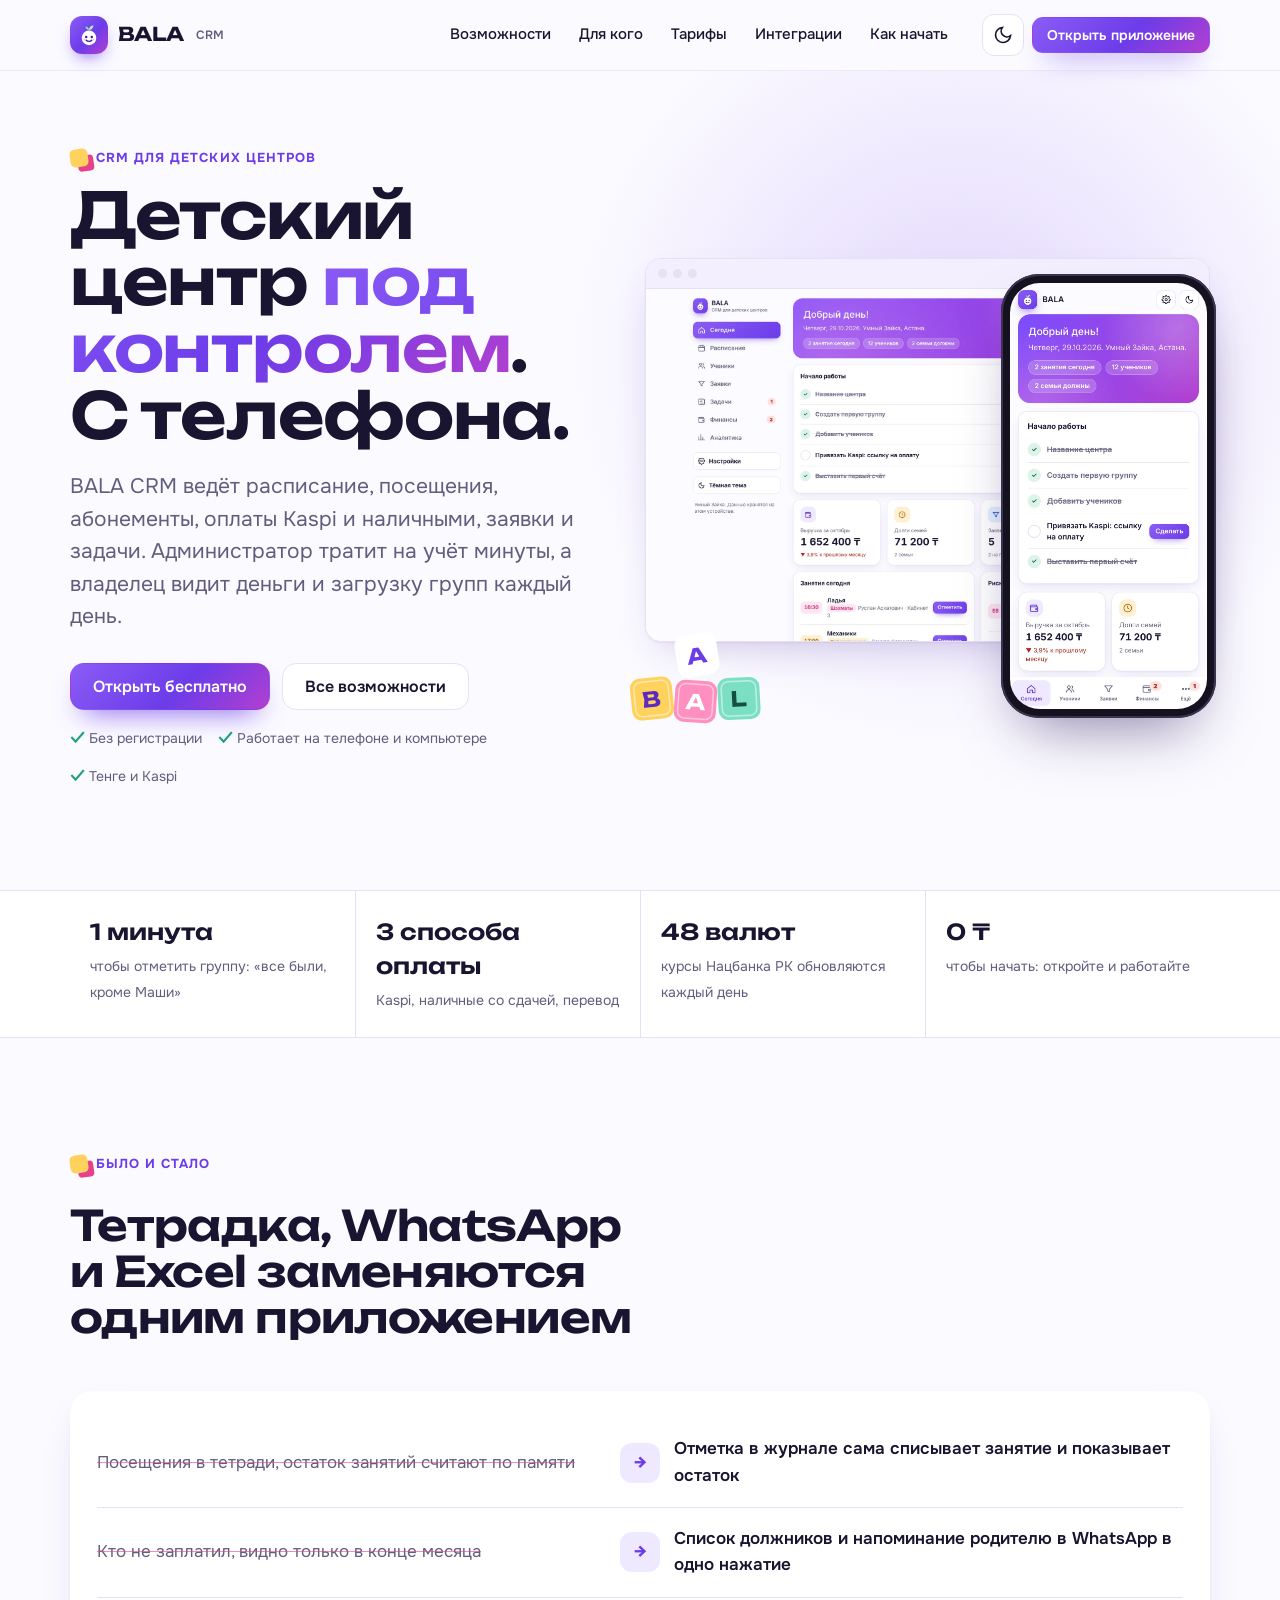
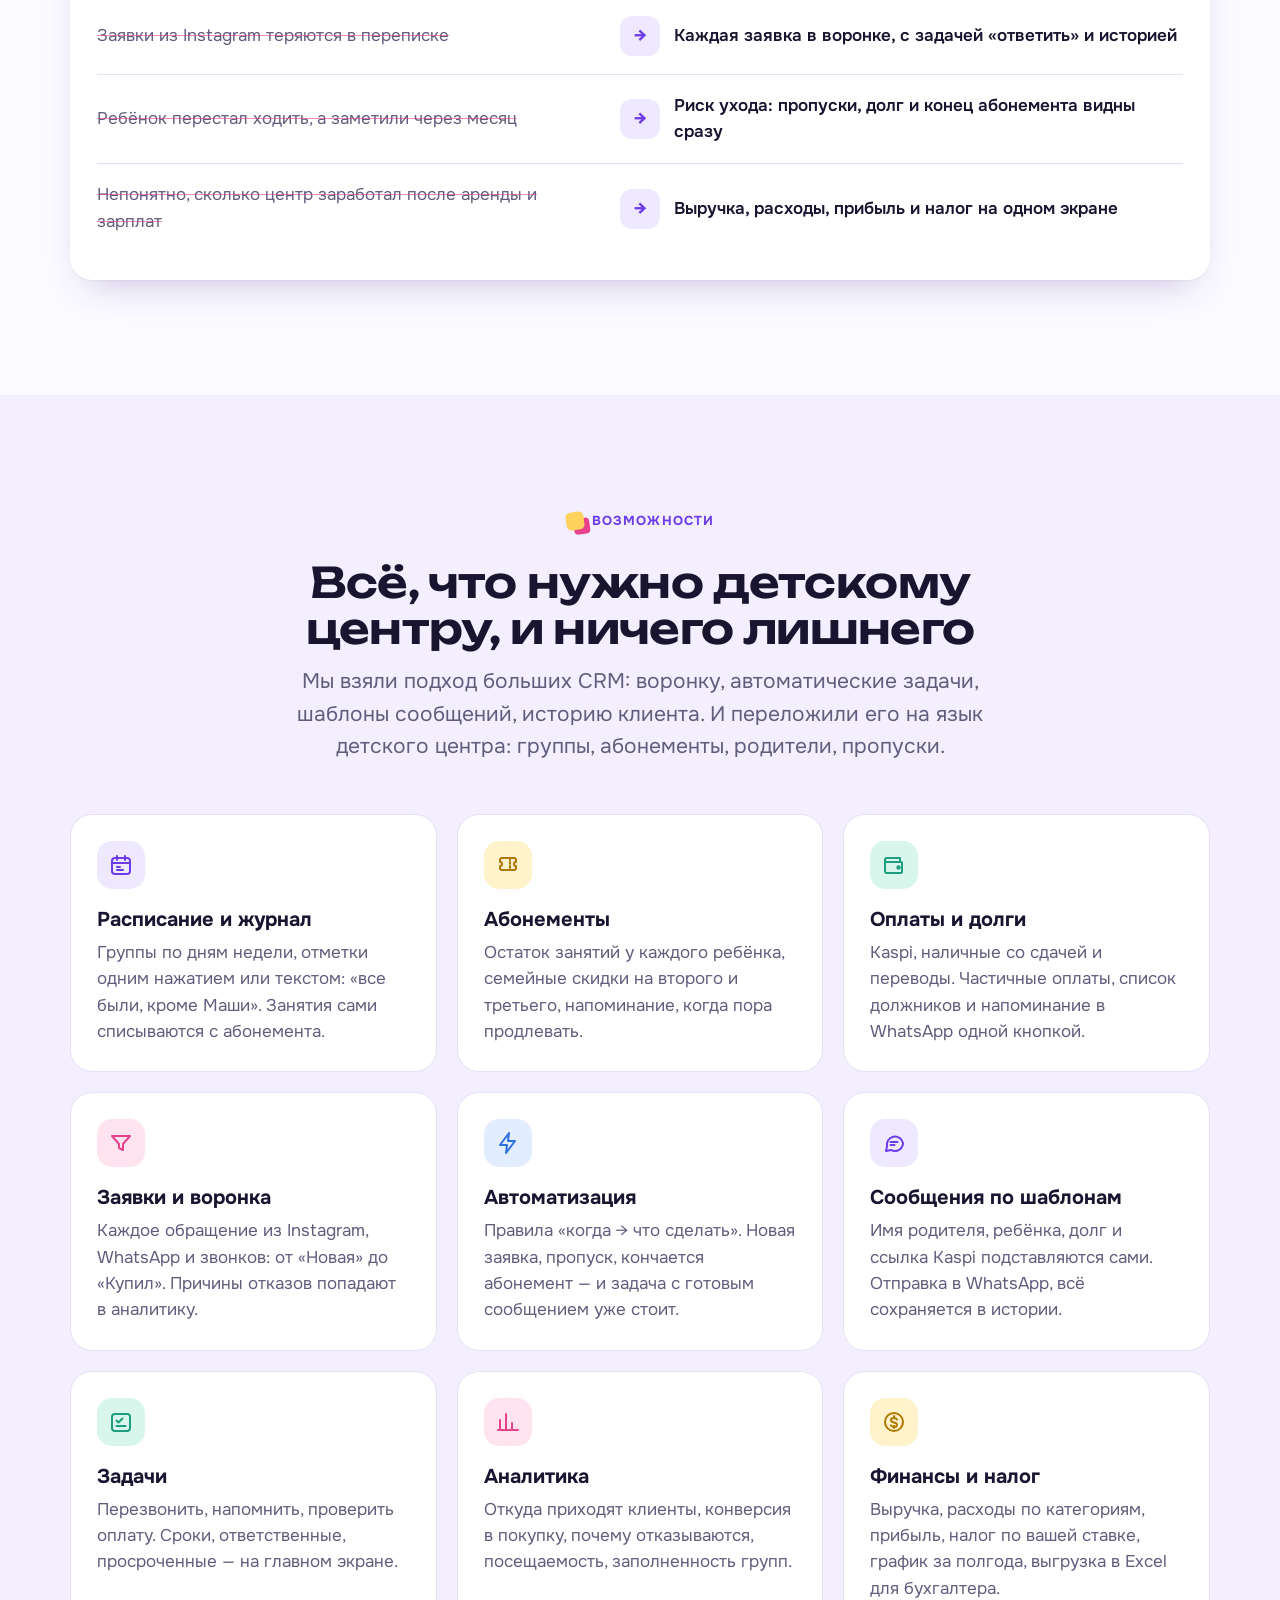
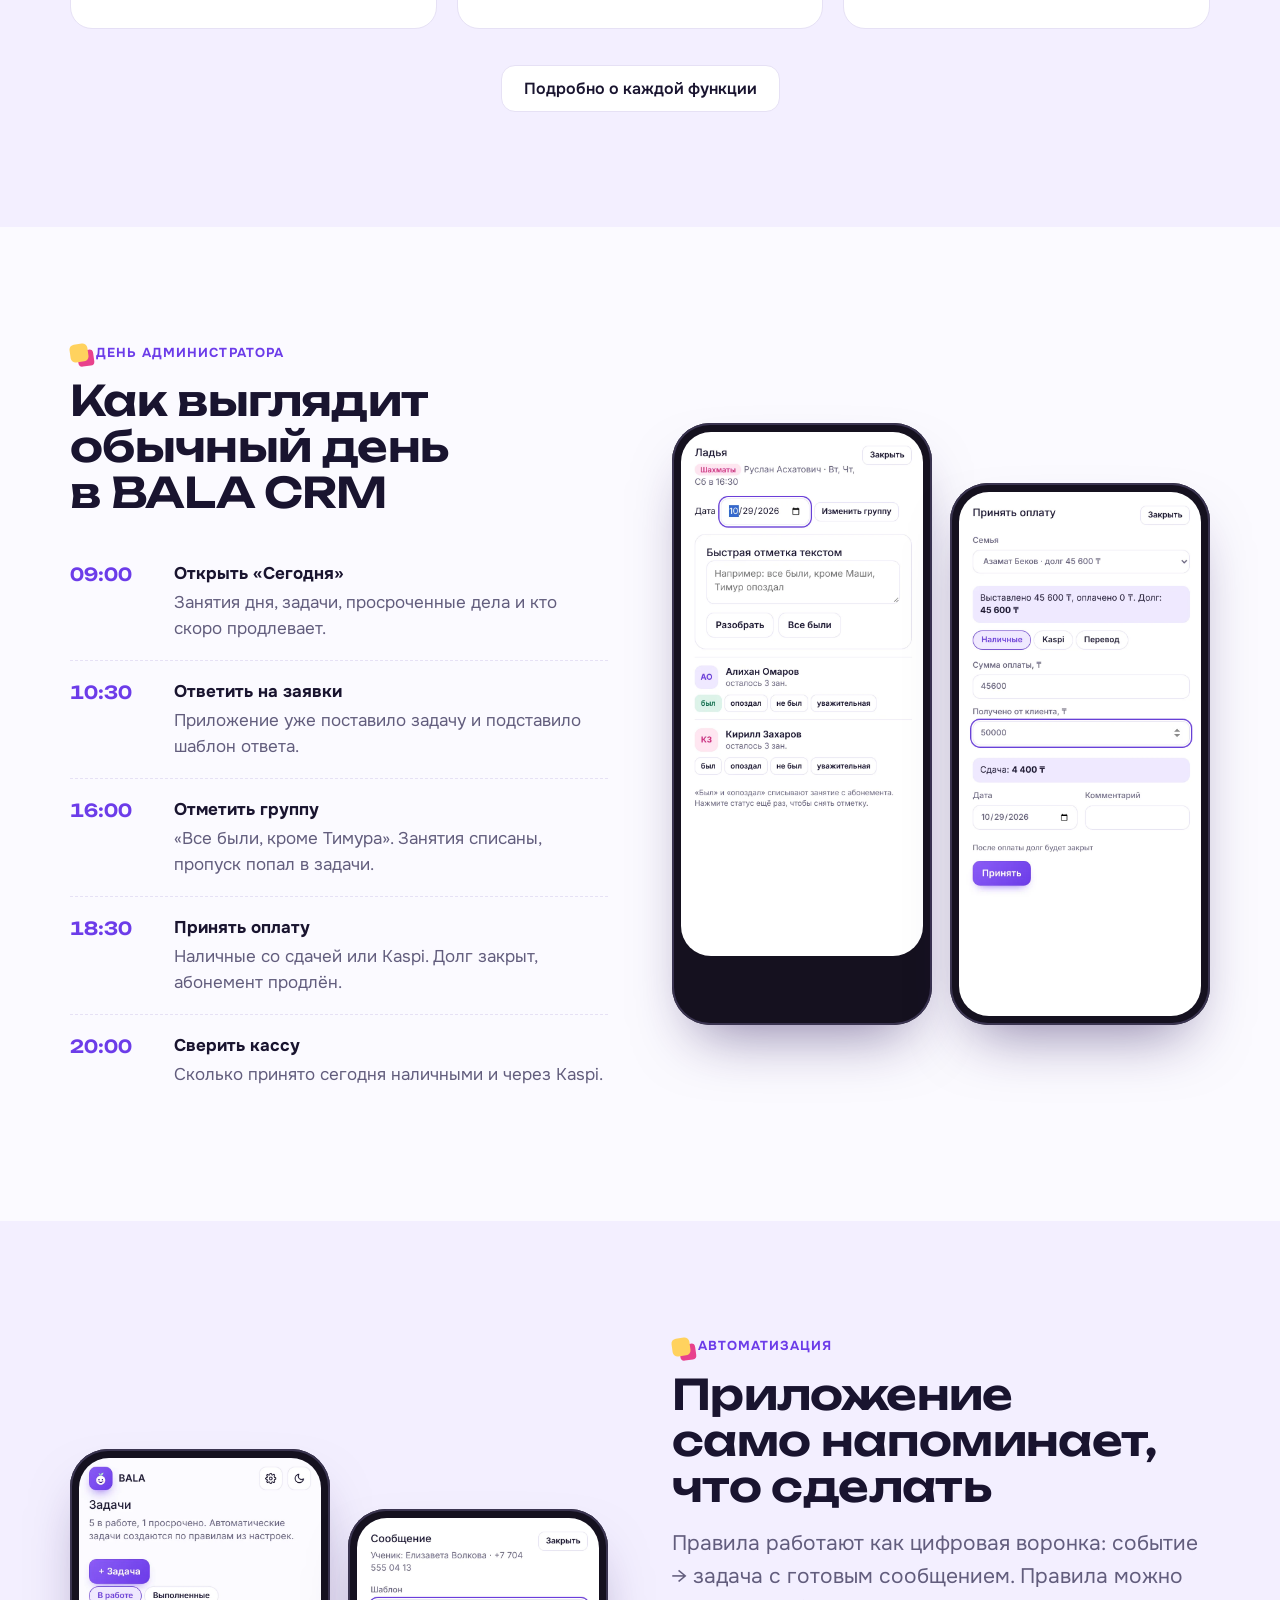
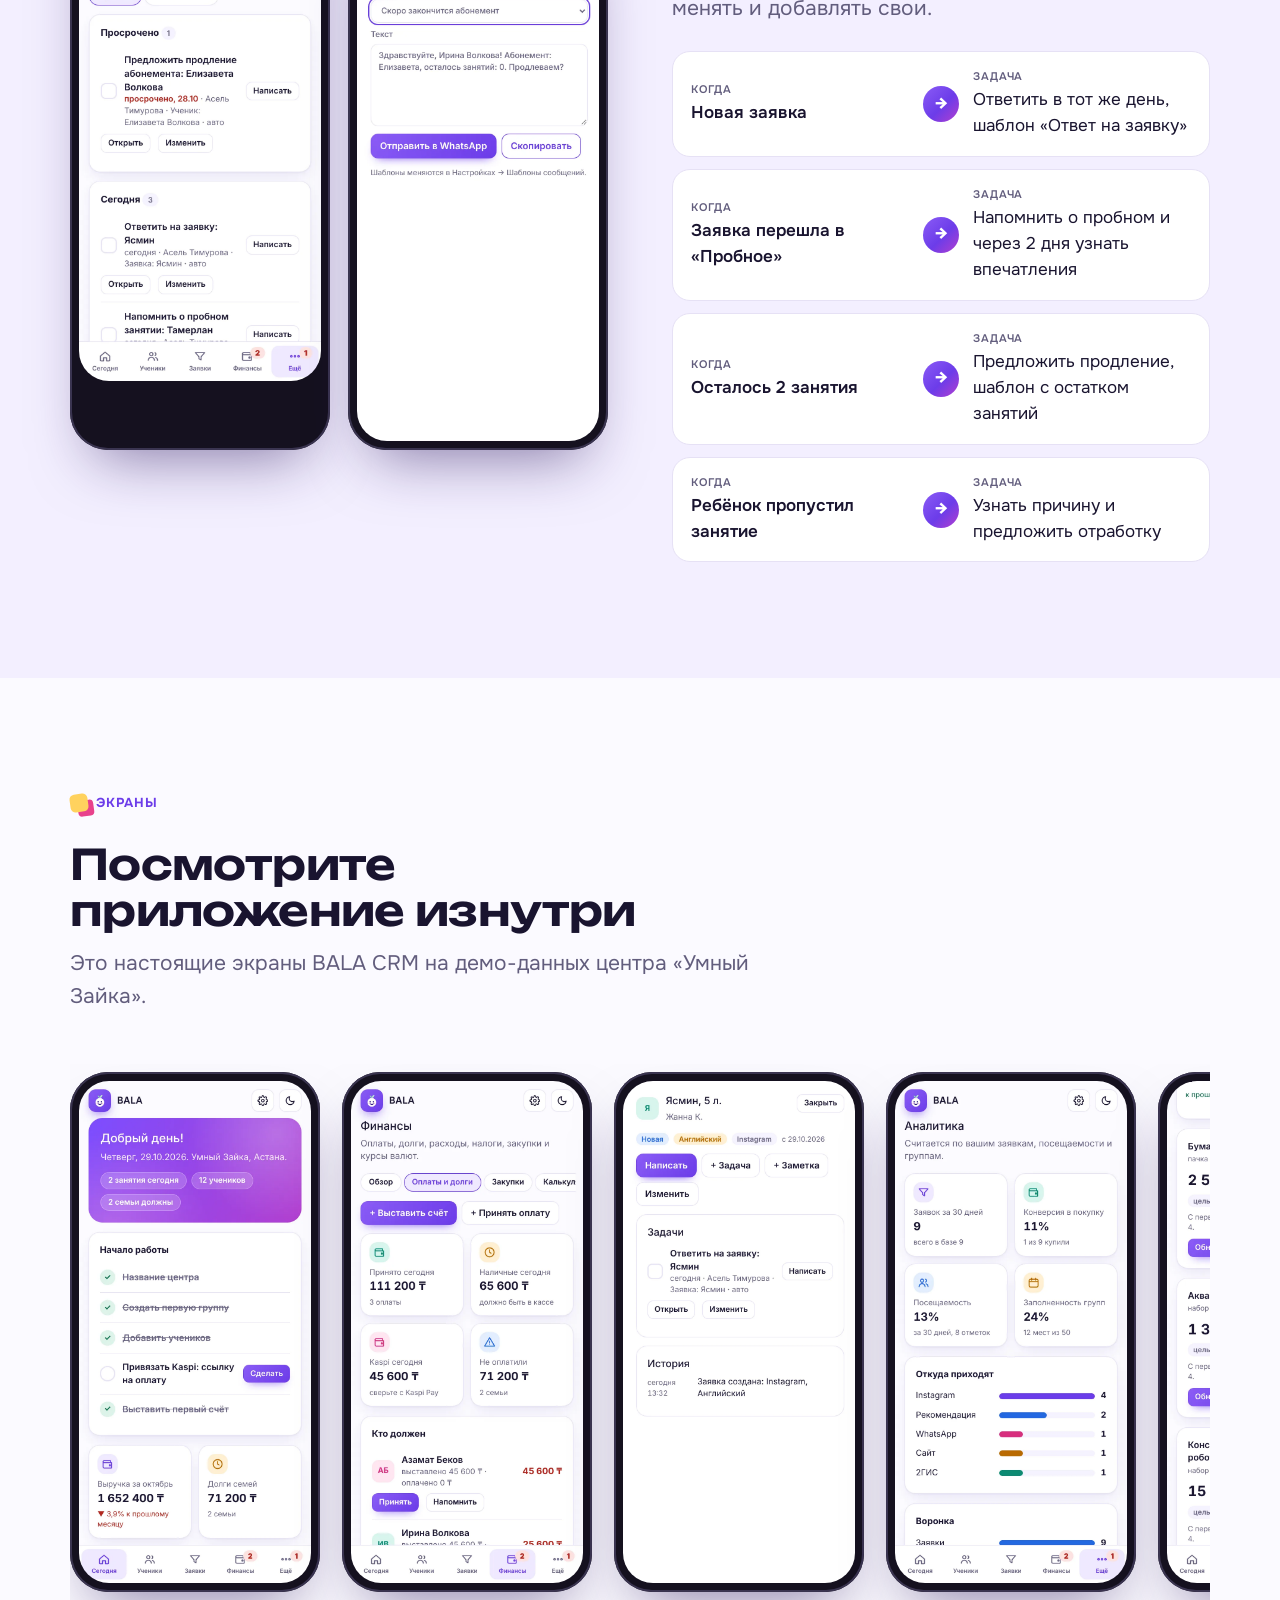
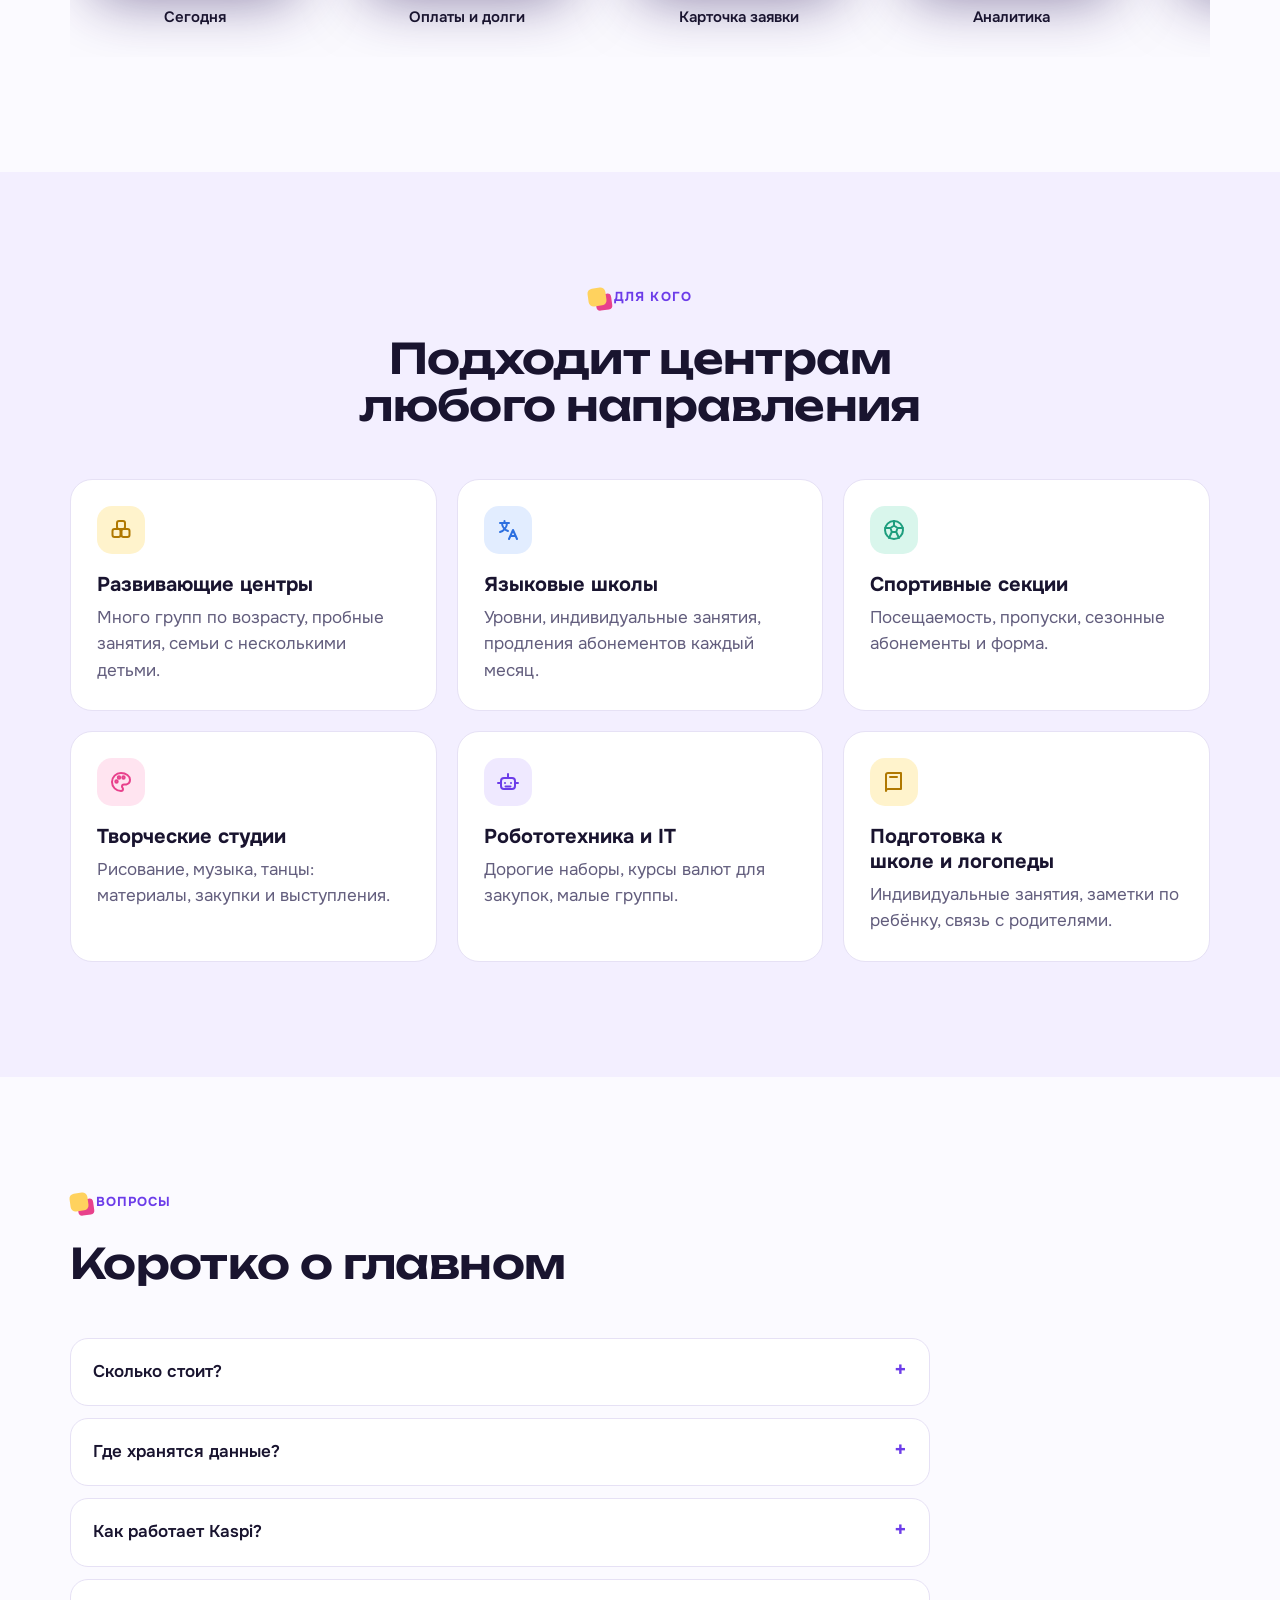
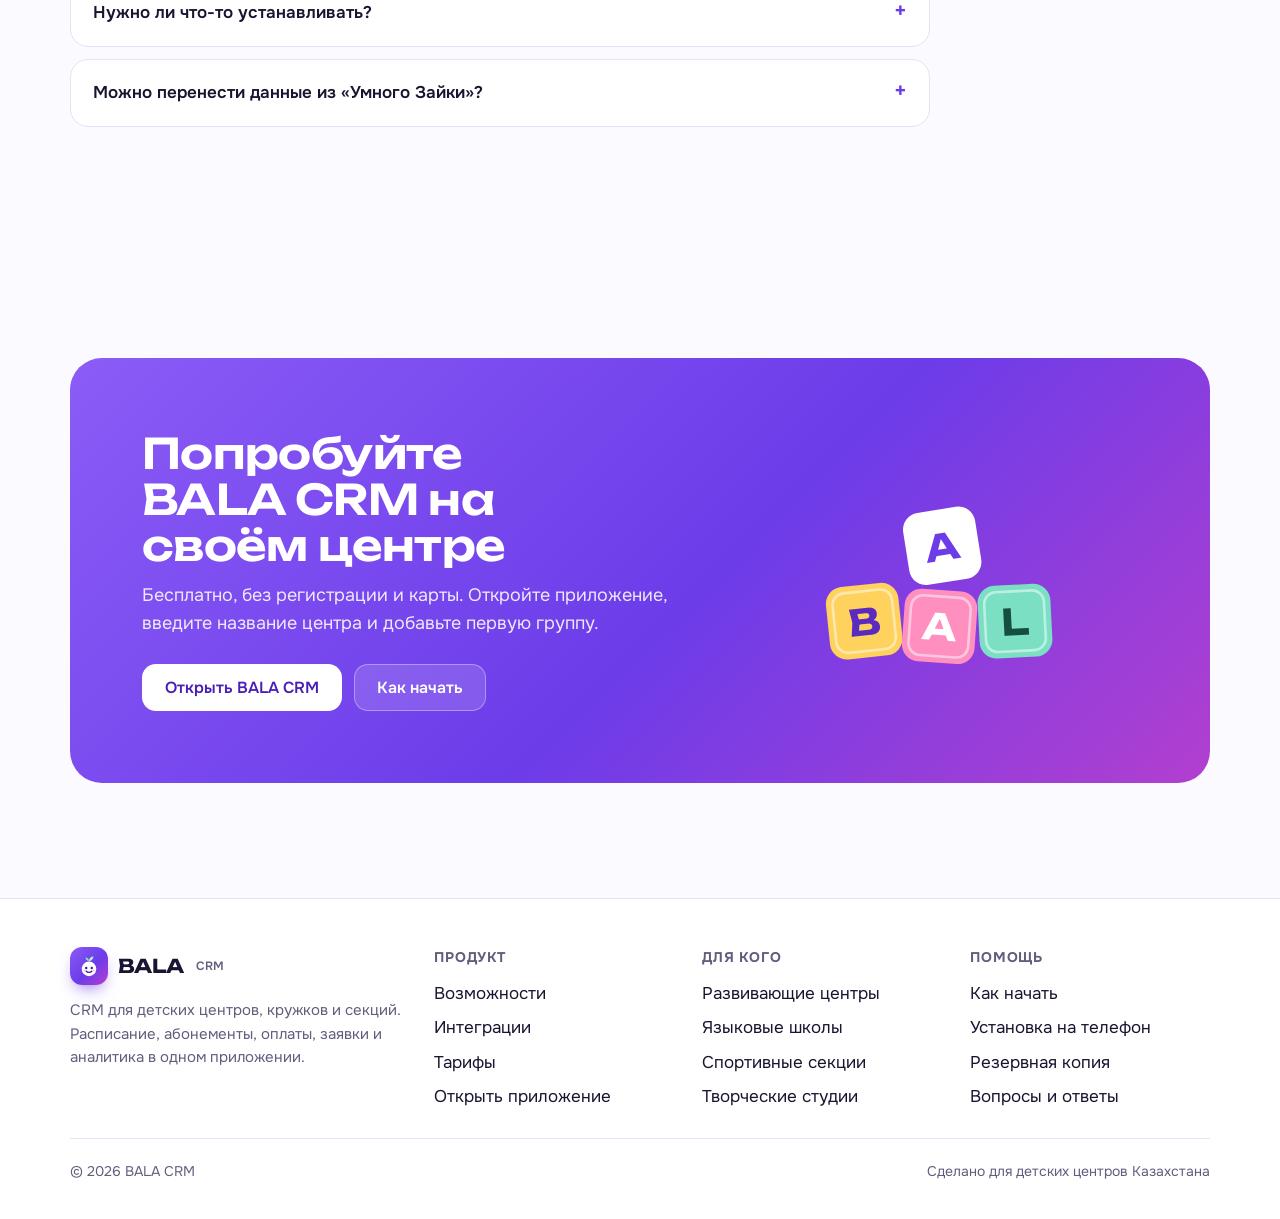
<file: index.html>
<!doctype html>
<html lang="ru">
<head>
<meta charset="utf-8">
<meta name="viewport" content="width=device-width, initial-scale=1, viewport-fit=cover">
<title>BALA CRM — CRM для детских центров</title>
<meta name="description" content="Расписание, посещения, абонементы, оплаты Kaspi и наличными, заявки, задачи и аналитика для детских центров, кружков и секций.">
<meta name="theme-color" content="#6C3CE9">
<meta property="og:title" content="BALA CRM — CRM для детских центров">
<meta property="og:description" content="Расписание, посещения, абонементы, оплаты Kaspi и наличными, заявки, задачи и аналитика для детских центров, кружков и секций.">
<meta property="og:image" content="assets/shots/desk-today.webp">
<link rel="icon" type="image/png" href="assets/favicon.png">
<link rel="apple-touch-icon" href="assets/apple-touch-icon.png">
<link rel="preconnect" href="https://fonts.googleapis.com">
<link rel="stylesheet" href="https://fonts.googleapis.com/css2?family=Onest:wght@400;500;600;700&family=Unbounded:wght@500;600;700&display=swap">
<link rel="stylesheet" href="assets/site.css?v=1">
<script src="assets/site.js?v=1"></script>
</head>
<body>
<header class="top"><div class="wrap">
  <a class="brand" href="index.html"><span class="mk"><svg viewBox="0 0 32 32" width="26" height="26" aria-hidden="true"><path d="M16 10c0-3.2 2.2-5.6 5.6-5.6-.5 3.3-2.7 5.6-5.6 5.6z" fill="#B6F2C9"/><path d="M16 10c0-2.6-1.8-4.4-4.4-4.4.4 2.6 2.2 4.4 4.4 4.4z" fill="#8FE3AE"/><circle cx="16" cy="19.5" r="9" fill="#fff"/><circle cx="12.6" cy="18.5" r="1.5" fill="#3B1D9A"/><circle cx="19.4" cy="18.5" r="1.5" fill="#3B1D9A"/><path d="M12.6 22.4c1.8 1.9 5 1.9 6.8 0" stroke="#3B1D9A" stroke-width="1.8" fill="none" stroke-linecap="round"/><circle cx="10.4" cy="21.6" r="1.3" fill="#FFB8D5"/><circle cx="21.6" cy="21.6" r="1.3" fill="#FFB8D5"/></svg></span>BALA <small>CRM</small></a>
  <nav class="nav" id="nav" aria-label="Разделы сайта"><a href="features.html">Возможности</a><a href="solutions.html">Для кого</a><a href="pricing.html">Тарифы</a><a href="integrations.html">Интеграции</a><a href="start.html">Как начать</a></nav>
  <div class="actions">
    <button class="icon-btn" id="theme" aria-label="Тема"></button>
    <button class="icon-btn burger" id="burger" aria-label="Меню" aria-expanded="false" aria-controls="nav"><svg viewBox="0 0 24 24" width="22" height="22" fill="none" stroke="currentColor" stroke-width="2" stroke-linecap="round" stroke-linejoin="round" aria-hidden="true"><path d="M4 7h16M4 12h16M4 17h16"/></svg></button>
    <a class="btn pri sm" href="app/">Открыть приложение</a>
  </div>
</div></header>
<main>

<section class="hero"><div class="wrap">
  <div>
    <span class="eyebrow">CRM для детских центров</span>
    <h1>Детский центр <em>под контролем</em>. С телефона.</h1>
    <p class="lead">BALA CRM ведёт расписание, посещения, абонементы, оплаты Kaspi и наличными, заявки и задачи. Администратор тратит на учёт минуты, а владелец видит деньги и загрузку групп каждый день.</p>
    <div class="btns"><a class="btn pri" href="app/">Открыть бесплатно</a><a class="btn" href="features.html">Все возможности</a></div>
    <div class="note"><span>Без регистрации</span><span>Работает на телефоне и компьютере</span><span>Тенге и Kaspi</span></div>
  </div>
  <div class="stage">
    <div class="browser"><div class="bar"><i></i><i></i><i></i></div><img src="assets/shots/desk-today.webp" alt="Главный экран BALA CRM на компьютере" loading="lazy" decoding="async"></div>
    <div class="phone float"><img src="assets/shots/m-today.webp" alt="Главный экран BALA CRM на телефоне" decoding="async"></div>
    <svg viewBox="0 0 200 150" aria-hidden="true" class="blocks float"><g transform="translate(16 86) rotate(-6 28 28)"><rect width="56" height="56" rx="13" fill="#FFD25E"/><rect x="5" y="5" width="46" height="46" rx="9" fill="none" stroke="rgba(255,255,255,.5)" stroke-width="2"/><text x="28" y="39" text-anchor="middle" font-family="Unbounded, Onest, system-ui, sans-serif" font-weight="700" font-size="28" fill="#5B2BC0">B</text></g><g transform="translate(74 90) rotate(4 28 28)"><rect width="56" height="56" rx="13" fill="#FF8FBF"/><rect x="5" y="5" width="46" height="46" rx="9" fill="none" stroke="rgba(255,255,255,.5)" stroke-width="2"/><text x="28" y="39" text-anchor="middle" font-family="Unbounded, Onest, system-ui, sans-serif" font-weight="700" font-size="28" fill="#ffffff">A</text></g><g transform="translate(132 86) rotate(-3 28 28)"><rect width="56" height="56" rx="13" fill="#7BE0C3"/><rect x="5" y="5" width="46" height="46" rx="9" fill="none" stroke="rgba(255,255,255,.5)" stroke-width="2"/><text x="28" y="39" text-anchor="middle" font-family="Unbounded, Onest, system-ui, sans-serif" font-weight="700" font-size="28" fill="#164E40">L</text></g><g transform="translate(76 28) rotate(-9 28 28)"><rect width="56" height="56" rx="13" fill="#ffffff"/><rect x="5" y="5" width="46" height="46" rx="9" fill="none" stroke="rgba(255,255,255,.5)" stroke-width="2"/><text x="28" y="39" text-anchor="middle" font-family="Unbounded, Onest, system-ui, sans-serif" font-weight="700" font-size="28" fill="#6C3CE9">A</text></g></svg>
  </div>
</div></section>

<div class="facts"><div class="wrap">
  <div class="fact"><b>1 минута</b><span>чтобы отметить группу: «все были, кроме Маши»</span></div>
  <div class="fact"><b>3 способа оплаты</b><span>Kaspi, наличные со сдачей, перевод</span></div>
  <div class="fact"><b>48 валют</b><span>курсы Нацбанка РК обновляются каждый день</span></div>
  <div class="fact"><b>0 ₸</b><span>чтобы начать: откройте и работайте</span></div>
</div></div>

<section><div class="wrap">
  <div class="sec-head"><span class="eyebrow">Было и стало</span><h2>Тетрадка, WhatsApp и Excel заменяются одним приложением</h2></div>
  <div class="card lift">
    <div class="pain"><span class="was">Посещения в тетради, остаток занятий считают по памяти</span><span class="arr">→</span><span class="now">Отметка в журнале сама списывает занятие и показывает остаток</span></div>
    <div class="pain"><span class="was">Кто не заплатил, видно только в конце месяца</span><span class="arr">→</span><span class="now">Список должников и напоминание родителю в WhatsApp в одно нажатие</span></div>
    <div class="pain"><span class="was">Заявки из Instagram теряются в переписке</span><span class="arr">→</span><span class="now">Каждая заявка в воронке, с задачей «ответить» и историей</span></div>
    <div class="pain"><span class="was">Ребёнок перестал ходить, а заметили через месяц</span><span class="arr">→</span><span class="now">Риск ухода: пропуски, долг и конец абонемента видны сразу</span></div>
    <div class="pain"><span class="was">Непонятно, сколько центр заработал после аренды и зарплат</span><span class="arr">→</span><span class="now">Выручка, расходы, прибыль и налог на одном экране</span></div>
  </div>
</div></section>

<section class="band"><div class="wrap">
  <div class="sec-head center"><span class="eyebrow">Возможности</span><h2>Всё, что нужно детскому центру, и ничего лишнего</h2><p class="lead">Мы взяли подход больших CRM: воронку, автоматические задачи, шаблоны сообщений, историю клиента. И переложили его на язык детского центра: группы, абонементы, родители, пропуски.</p></div>
  <div class="grid g3"><div class="card"><div class="ic t-vio"><svg viewBox="0 0 24 24" width="24" height="24" fill="none" stroke="currentColor" stroke-width="2" stroke-linecap="round" stroke-linejoin="round" aria-hidden="true"><rect x="3" y="5" width="18" height="16" rx="3"/><path d="M16 3v4M8 3v4M3 10h18M8 14h3M8 17h6"/></svg></div><h3>Расписание и журнал</h3><p>Группы по дням недели, отметки одним нажатием или текстом: «все были, кроме Маши». Занятия сами списываются с абонемента.</p></div><div class="card"><div class="ic t-sun"><svg viewBox="0 0 24 24" width="24" height="24" fill="none" stroke="currentColor" stroke-width="2" stroke-linecap="round" stroke-linejoin="round" aria-hidden="true"><path d="M4 7a2 2 0 0 1 2-2h12a2 2 0 0 1 2 2v2a2 2 0 0 0 0 4v2a2 2 0 0 1-2 2H6a2 2 0 0 1-2-2v-2a2 2 0 0 0 0-4z"/><path d="M14 5v12" stroke-dasharray="2 2"/></svg></div><h3>Абонементы</h3><p>Остаток занятий у каждого ребёнка, семейные скидки на второго и третьего, напоминание, когда пора продлевать.</p></div><div class="card"><div class="ic t-mint"><svg viewBox="0 0 24 24" width="24" height="24" fill="none" stroke="currentColor" stroke-width="2" stroke-linecap="round" stroke-linejoin="round" aria-hidden="true"><path d="M3 7a2 2 0 0 1 2-2h13v3"/><path d="M3 7v11a2 2 0 0 0 2 2h14a1 1 0 0 0 1-1v-9a1 1 0 0 0-1-1H5a2 2 0 0 1-2-2z"/><circle cx="16.5" cy="14.5" r="1.2"/></svg></div><h3>Оплаты и долги</h3><p>Kaspi, наличные со сдачей и переводы. Частичные оплаты, список должников и напоминание в WhatsApp одной кнопкой.</p></div><div class="card"><div class="ic t-pink"><svg viewBox="0 0 24 24" width="24" height="24" fill="none" stroke="currentColor" stroke-width="2" stroke-linecap="round" stroke-linejoin="round" aria-hidden="true"><path d="M3 5h18l-7 8v6l-4-2v-4z"/></svg></div><h3>Заявки и воронка</h3><p>Каждое обращение из Instagram, WhatsApp и звонков: от «Новая» до «Купил». Причины отказов попадают в аналитику.</p></div><div class="card"><div class="ic t-sky"><svg viewBox="0 0 24 24" width="24" height="24" fill="none" stroke="currentColor" stroke-width="2" stroke-linecap="round" stroke-linejoin="round" aria-hidden="true"><path d="M13 2 4 14h7l-1 8 9-12h-7z"/></svg></div><h3>Автоматизация</h3><p>Правила «когда → что сделать». Новая заявка, пропуск, кончается абонемент — и задача с готовым сообщением уже стоит.</p></div><div class="card"><div class="ic t-vio"><svg viewBox="0 0 24 24" width="24" height="24" fill="none" stroke="currentColor" stroke-width="2" stroke-linecap="round" stroke-linejoin="round" aria-hidden="true"><path d="M21 12a8 8 0 0 1-11.6 7.1L4 20l1-4.6A8 8 0 1 1 21 12z"/><path d="M8.5 11h7M8.5 14h4"/></svg></div><h3>Сообщения по шаблонам</h3><p>Имя родителя, ребёнка, долг и ссылка Kaspi подставляются сами. Отправка в WhatsApp, всё сохраняется в истории.</p></div><div class="card"><div class="ic t-mint"><svg viewBox="0 0 24 24" width="24" height="24" fill="none" stroke="currentColor" stroke-width="2" stroke-linecap="round" stroke-linejoin="round" aria-hidden="true"><rect x="3" y="4" width="18" height="17" rx="3"/><path d="m7.5 10.5 2 2 4-4M7.5 16h9"/></svg></div><h3>Задачи</h3><p>Перезвонить, напомнить, проверить оплату. Сроки, ответственные, просроченные — на главном экране.</p></div><div class="card"><div class="ic t-pink"><svg viewBox="0 0 24 24" width="24" height="24" fill="none" stroke="currentColor" stroke-width="2" stroke-linecap="round" stroke-linejoin="round" aria-hidden="true"><path d="M4 20V10M10 20V4M16 20v-7M22 20H2"/></svg></div><h3>Аналитика</h3><p>Откуда приходят клиенты, конверсия в покупку, почему отказываются, посещаемость, заполненность групп.</p></div><div class="card"><div class="ic t-sun"><svg viewBox="0 0 24 24" width="24" height="24" fill="none" stroke="currentColor" stroke-width="2" stroke-linecap="round" stroke-linejoin="round" aria-hidden="true"><circle cx="12" cy="12" r="9"/><path d="M15 9.5c-.6-1-1.7-1.5-3-1.5-1.7 0-3 .9-3 2.2 0 3 6 1.6 6 4.6 0 1.3-1.3 2.2-3 2.2-1.4 0-2.6-.6-3.1-1.6M12 6v2M12 16v2"/></svg></div><h3>Финансы и налог</h3><p>Выручка, расходы по категориям, прибыль, налог по вашей ставке, график за полгода, выгрузка в Excel для бухгалтера.</p></div></div>
  <div class="btns" style="justify-content:center;margin-top:36px"><a class="btn" href="features.html">Подробно о каждой функции</a></div>
</div></section>

<section><div class="wrap">
  <div class="feature">
    <div><span class="eyebrow">День администратора</span><h2>Как выглядит обычный день в BALA CRM</h2>
      <ol class="day" style="padding:0;margin:28px 0 0">
        <li><time>09:00</time><div><b>Открыть «Сегодня»</b><span>Занятия дня, задачи, просроченные дела и кто скоро продлевает.</span></div></li>
        <li><time>10:30</time><div><b>Ответить на заявки</b><span>Приложение уже поставило задачу и подставило шаблон ответа.</span></div></li>
        <li><time>16:00</time><div><b>Отметить группу</b><span>«Все были, кроме Тимура». Занятия списаны, пропуск попал в задачи.</span></div></li>
        <li><time>18:30</time><div><b>Принять оплату</b><span>Наличные со сдачей или Kaspi. Долг закрыт, абонемент продлён.</span></div></li>
        <li><time>20:00</time><div><b>Сверить кассу</b><span>Сколько принято сегодня наличными и через Kaspi.</span></div></li>
      </ol></div>
    <div class="media"><div class="phone"><img src="assets/shots/m-journal.webp" alt="Журнал занятия в BALA CRM" loading="lazy" decoding="async"></div><div class="phone"><img src="assets/shots/m-cash.webp" alt="Приём наличных со сдачей" loading="lazy" decoding="async"></div></div>
  </div>
</div></section>

<section class="band"><div class="wrap">
  <div class="feature rev">
    <div><span class="eyebrow">Автоматизация</span><h2>Приложение само напоминает, что сделать</h2>
      <p class="lead" style="margin:18px 0 26px">Правила работают как цифровая воронка: событие → задача с готовым сообщением. Правила можно менять и добавлять свои.</p>
      <div class="rule"><div class="when"><small>Когда</small>Новая заявка</div><span class="go">→</span><div class="then"><small>Задача</small>Ответить в тот же день, шаблон «Ответ на заявку»</div></div>
      <div class="rule"><div class="when"><small>Когда</small>Заявка перешла в «Пробное»</div><span class="go">→</span><div class="then"><small>Задача</small>Напомнить о пробном и через 2 дня узнать впечатления</div></div>
      <div class="rule"><div class="when"><small>Когда</small>Осталось 2 занятия</div><span class="go">→</span><div class="then"><small>Задача</small>Предложить продление, шаблон с остатком занятий</div></div>
      <div class="rule"><div class="when"><small>Когда</small>Ребёнок пропустил занятие</div><span class="go">→</span><div class="then"><small>Задача</small>Узнать причину и предложить отработку</div></div>
    </div>
    <div class="media"><div class="phone"><img src="assets/shots/m-tasks.webp" alt="Задачи в BALA CRM" loading="lazy" decoding="async"></div><div class="phone"><img src="assets/shots/m-message.webp" alt="Сообщение родителю по шаблону" loading="lazy" decoding="async"></div></div>
  </div>
</div></section>

<section><div class="wrap">
  <div class="sec-head"><span class="eyebrow">Экраны</span><h2>Посмотрите приложение изнутри</h2><p class="lead">Это настоящие экраны BALA CRM на демо-данных центра «Умный Зайка».</p></div>
  <div class="gallery">
    <figure><div class="phone"><img src="assets/shots/m-today.webp" alt="Сегодня" loading="lazy" decoding="async"></div><figcaption>Сегодня</figcaption></figure><figure><div class="phone"><img src="assets/shots/m-payments.webp" alt="Оплаты и долги" loading="lazy" decoding="async"></div><figcaption>Оплаты и долги</figcaption></figure><figure><div class="phone"><img src="assets/shots/m-lead.webp" alt="Карточка заявки" loading="lazy" decoding="async"></div><figcaption>Карточка заявки</figcaption></figure><figure><div class="phone"><img src="assets/shots/m-analytics.webp" alt="Аналитика" loading="lazy" decoding="async"></div><figcaption>Аналитика</figcaption></figure><figure><div class="phone"><img src="assets/shots/m-purchases.webp" alt="Цены на материалы" loading="lazy" decoding="async"></div><figcaption>Цены на материалы</figcaption></figure><figure><div class="phone"><img src="assets/shots/m-rates.webp" alt="Курсы валют" loading="lazy" decoding="async"></div><figcaption>Курсы валют</figcaption></figure><figure><div class="phone"><img src="assets/shots/m-today-dark.webp" alt="Тёмная тема" loading="lazy" decoding="async"></div><figcaption>Тёмная тема</figcaption></figure>
  </div>
</div></section>

<section class="band"><div class="wrap">
  <div class="sec-head center"><span class="eyebrow">Для кого</span><h2>Подходит центрам любого направления</h2></div>
  <div class="grid g3">
    <a class="card" style="text-decoration:none;color:inherit" href="solutions.html#centers"><div class="ic t-sun"><svg viewBox="0 0 24 24" width="24" height="24" fill="none" stroke="currentColor" stroke-width="2" stroke-linecap="round" stroke-linejoin="round" aria-hidden="true"><rect x="3.5" y="11" width="8" height="8" rx="2"/><rect x="12.5" y="11" width="8" height="8" rx="2"/><rect x="8" y="3" width="8" height="8" rx="2"/></svg></div><h3>Развивающие центры</h3><p>Много групп по возрасту, пробные занятия, семьи с несколькими детьми.</p></a><a class="card" style="text-decoration:none;color:inherit" href="solutions.html#lang"><div class="ic t-sky"><svg viewBox="0 0 24 24" width="24" height="24" fill="none" stroke="currentColor" stroke-width="2" stroke-linecap="round" stroke-linejoin="round" aria-hidden="true"><path d="M4 5h9M8.5 3v2M6 5c0 4 3 7 6 8M11 5c0 4-3 8-7 9"/><path d="m13 21 4-9 4 9M14.5 18h5"/></svg></div><h3>Языковые школы</h3><p>Уровни, индивидуальные занятия, продления абонементов каждый месяц.</p></a><a class="card" style="text-decoration:none;color:inherit" href="solutions.html#sport"><div class="ic t-mint"><svg viewBox="0 0 24 24" width="24" height="24" fill="none" stroke="currentColor" stroke-width="2" stroke-linecap="round" stroke-linejoin="round" aria-hidden="true"><circle cx="12" cy="12" r="9"/><path d="m12 7.5 3.5 2.5-1.3 4H9.8L8.5 10zM12 3v4.5M21 10h-5.5M3 10h5.5M7 20l2.8-6M17 20l-2.8-6"/></svg></div><h3>Спортивные секции</h3><p>Посещаемость, пропуски, сезонные абонементы и форма.</p></a><a class="card" style="text-decoration:none;color:inherit" href="solutions.html#art"><div class="ic t-pink"><svg viewBox="0 0 24 24" width="24" height="24" fill="none" stroke="currentColor" stroke-width="2" stroke-linecap="round" stroke-linejoin="round" aria-hidden="true"><path d="M12 3a9 9 0 1 0 0 18c1.1 0 2-.9 2-2 0-.5-.2-1-.5-1.3-.3-.4-.5-.8-.5-1.3 0-1.1.9-2 2-2h2.3A4.7 4.7 0 0 0 21 9.8C21 6 17 3 12 3z"/><circle cx="7.5" cy="11.5" r="1.2"/><circle cx="10" cy="7.5" r="1.2"/><circle cx="14.5" cy="7.5" r="1.2"/></svg></div><h3>Творческие студии</h3><p>Рисование, музыка, танцы: материалы, закупки и выступления.</p></a><a class="card" style="text-decoration:none;color:inherit" href="solutions.html#tech"><div class="ic t-vio"><svg viewBox="0 0 24 24" width="24" height="24" fill="none" stroke="currentColor" stroke-width="2" stroke-linecap="round" stroke-linejoin="round" aria-hidden="true"><rect x="5" y="8" width="14" height="11" rx="3"/><path d="M12 4v4M9 13h.01M15 13h.01M9.5 16.5h5M2 13h3M19 13h3"/></svg></div><h3>Робототехника и IT</h3><p>Дорогие наборы, курсы валют для закупок, малые группы.</p></a><a class="card" style="text-decoration:none;color:inherit" href="solutions.html#school"><div class="ic t-sun"><svg viewBox="0 0 24 24" width="24" height="24" fill="none" stroke="currentColor" stroke-width="2" stroke-linecap="round" stroke-linejoin="round" aria-hidden="true"><path d="M4 5a2 2 0 0 1 2-2h13v16H6a2 2 0 0 0-2 2z"/><path d="M4 19V5M8 7h7"/></svg></div><h3>Подготовка к школе и логопеды</h3><p>Индивидуальные занятия, заметки по ребёнку, связь с родителями.</p></a>
  </div>
</div></section>

<section><div class="wrap">
  <div class="sec-head"><span class="eyebrow">Вопросы</span><h2>Коротко о главном</h2></div>
  <div class="faq">
    <details><summary>Сколько стоит?</summary><p>Версия для одного устройства бесплатна и включает все функции. Облачная версия для команды и нескольких устройств готовится, предварительные цены на странице <a href="pricing.html">Тарифы</a>.</p></details>
    <details><summary>Где хранятся данные?</summary><p>Сейчас только на вашем устройстве, в браузере. На сервер они не отправляются. Раз в неделю сохраняйте резервную копию в настройках. Подробнее на странице <a href="start.html#backup">Как начать</a>.</p></details>
    <details><summary>Как работает Kaspi?</summary><p>Вы вставляете ссылку для оплаты из приложения Kaspi Pay. Она добавляется в счета и напоминания, которые уходят родителям в WhatsApp. Оплату администратор отмечает сам, когда приходит уведомление Kaspi.</p></details>
    <details><summary>Нужно ли что-то устанавливать?</summary><p>Нет. BALA CRM открывается в браузере. На телефоне его можно добавить на экран «Домой», и он будет работать как приложение, в том числе без интернета.</p></details>
    <details><summary>Можно перенести данные из «Умного Зайки»?</summary><p>Да. Если вы пользовались приложением «Умный Зайка» в этом же браузере, BALA CRM при первом запуске предложит перенести данные. Или восстановите их из файла резервной копии.</p></details>
  </div>
</div></section>
<section><div class="wrap"><div class="cta">
  <div><h2>Попробуйте BALA CRM на своём центре</h2><p>Бесплатно, без регистрации и карты. Откройте приложение, введите название центра и добавьте первую группу.</p><div class="btns" style="margin-top:26px"><a class="btn" href="app/">Открыть BALA CRM</a><a class="btn ghost" href="start.html">Как начать</a></div></div>
  <svg viewBox="0 0 200 150" aria-hidden="true"><g transform="translate(16 86) rotate(-6 28 28)"><rect width="56" height="56" rx="13" fill="#FFD25E"/><rect x="5" y="5" width="46" height="46" rx="9" fill="none" stroke="rgba(255,255,255,.5)" stroke-width="2"/><text x="28" y="39" text-anchor="middle" font-family="Unbounded, Onest, system-ui, sans-serif" font-weight="700" font-size="28" fill="#5B2BC0">B</text></g><g transform="translate(74 90) rotate(4 28 28)"><rect width="56" height="56" rx="13" fill="#FF8FBF"/><rect x="5" y="5" width="46" height="46" rx="9" fill="none" stroke="rgba(255,255,255,.5)" stroke-width="2"/><text x="28" y="39" text-anchor="middle" font-family="Unbounded, Onest, system-ui, sans-serif" font-weight="700" font-size="28" fill="#ffffff">A</text></g><g transform="translate(132 86) rotate(-3 28 28)"><rect width="56" height="56" rx="13" fill="#7BE0C3"/><rect x="5" y="5" width="46" height="46" rx="9" fill="none" stroke="rgba(255,255,255,.5)" stroke-width="2"/><text x="28" y="39" text-anchor="middle" font-family="Unbounded, Onest, system-ui, sans-serif" font-weight="700" font-size="28" fill="#164E40">L</text></g><g transform="translate(76 28) rotate(-9 28 28)"><rect width="56" height="56" rx="13" fill="#ffffff"/><rect x="5" y="5" width="46" height="46" rx="9" fill="none" stroke="rgba(255,255,255,.5)" stroke-width="2"/><text x="28" y="39" text-anchor="middle" font-family="Unbounded, Onest, system-ui, sans-serif" font-weight="700" font-size="28" fill="#6C3CE9">A</text></g></svg>
</div></div></section>

</main>
<footer><div class="wrap">
  <div><a class="brand" href="index.html"><span class="mk"><svg viewBox="0 0 32 32" width="26" height="26" aria-hidden="true"><path d="M16 10c0-3.2 2.2-5.6 5.6-5.6-.5 3.3-2.7 5.6-5.6 5.6z" fill="#B6F2C9"/><path d="M16 10c0-2.6-1.8-4.4-4.4-4.4.4 2.6 2.2 4.4 4.4 4.4z" fill="#8FE3AE"/><circle cx="16" cy="19.5" r="9" fill="#fff"/><circle cx="12.6" cy="18.5" r="1.5" fill="#3B1D9A"/><circle cx="19.4" cy="18.5" r="1.5" fill="#3B1D9A"/><path d="M12.6 22.4c1.8 1.9 5 1.9 6.8 0" stroke="#3B1D9A" stroke-width="1.8" fill="none" stroke-linecap="round"/><circle cx="10.4" cy="21.6" r="1.3" fill="#FFB8D5"/><circle cx="21.6" cy="21.6" r="1.3" fill="#FFB8D5"/></svg></span>BALA <small>CRM</small></a>
    <p class="muted" style="margin-top:14px;max-width:36ch;font-size:15px">CRM для детских центров, кружков и секций. Расписание, абонементы, оплаты, заявки и аналитика в одном приложении.</p></div>
  <div><h4>Продукт</h4><ul><li><a href="features.html">Возможности</a></li><li><a href="integrations.html">Интеграции</a></li><li><a href="pricing.html">Тарифы</a></li><li><a href="app/">Открыть приложение</a></li></ul></div>
  <div><h4>Для кого</h4><ul><li><a href="solutions.html#centers">Развивающие центры</a></li><li><a href="solutions.html#lang">Языковые школы</a></li><li><a href="solutions.html#sport">Спортивные секции</a></li><li><a href="solutions.html#art">Творческие студии</a></li></ul></div>
  <div><h4>Помощь</h4><ul><li><a href="start.html">Как начать</a></li><li><a href="start.html#install">Установка на телефон</a></li><li><a href="start.html#backup">Резервная копия</a></li><li><a href="pricing.html#faq">Вопросы и ответы</a></li></ul></div>
  <div class="copy"><span>© <span id="year">2026</span> BALA CRM</span><span>Сделано для детских центров Казахстана</span></div>
</div></footer>
</body>
</html>
</file>
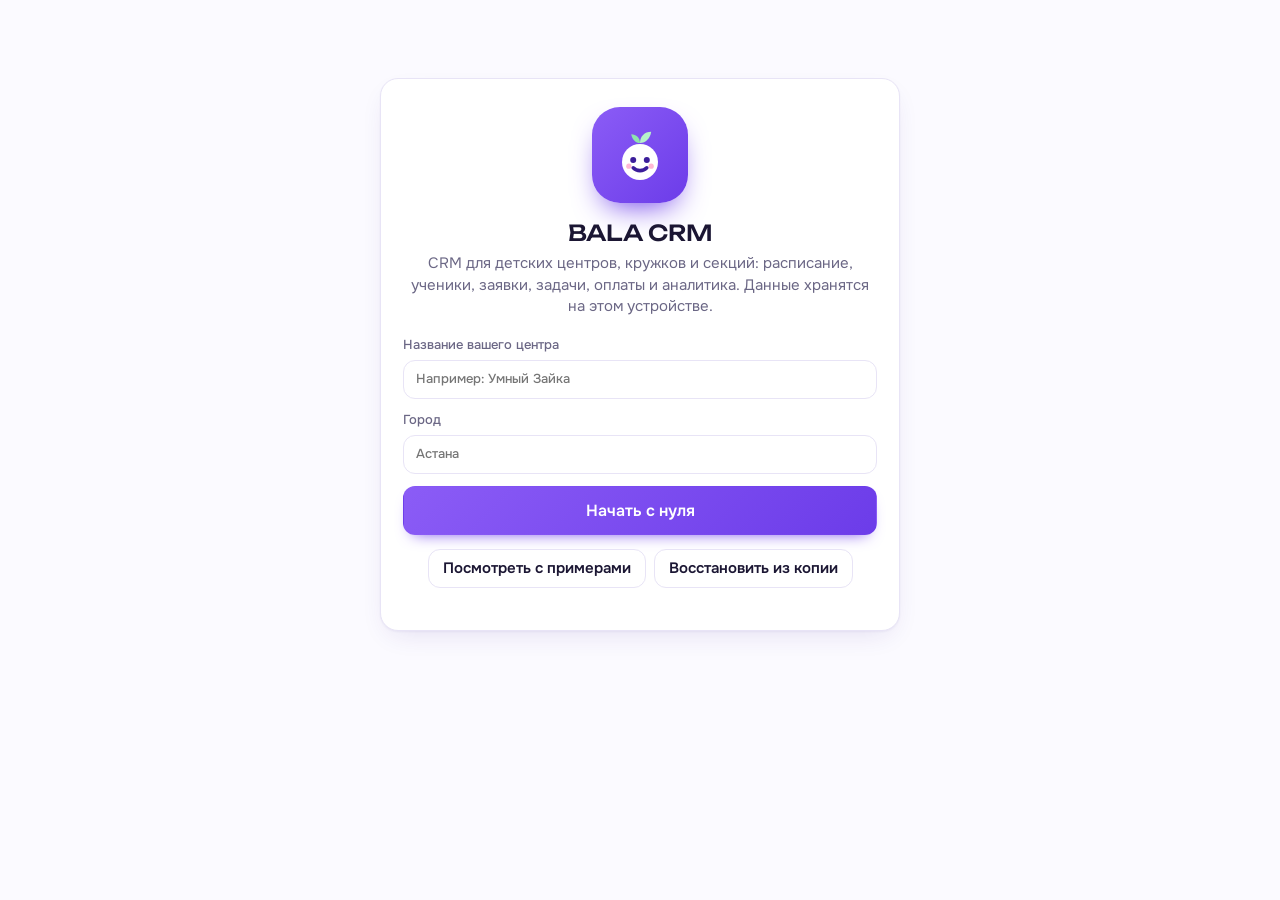
<file: app/index.html>
<!doctype html>
<html lang="ru">
<head>
<meta charset="utf-8">
<meta name="viewport" content="width=device-width, initial-scale=1, viewport-fit=cover">
<title>BALA CRM</title>
<meta name="theme-color" content="#6C3CE9">
<meta name="description" content="BALA CRM — CRM для детских центров, кружков и секций: расписание, ученики, заявки, задачи, оплаты, аналитика.">
<link rel="manifest" href="manifest.webmanifest">
<link rel="icon" type="image/png" href="icon-192.png">
<link rel="apple-touch-icon" href="apple-touch-icon.png">
<meta name="mobile-web-app-capable" content="yes">
<meta name="apple-mobile-web-app-capable" content="yes">
<meta name="apple-mobile-web-app-status-bar-style" content="default">
<meta name="apple-mobile-web-app-title" content="BALA CRM">
<link rel="stylesheet" href="https://fonts.googleapis.com/css2?family=Onest:wght@400;500;600;700&family=Unbounded:wght@500;600&display=swap">
<style>html{-webkit-text-size-adjust:100%}body{margin:0}[hidden]{display:none!important}img{max-width:100%}

/* Layout: слева меню, справа рабочая область; на телефоне меню уходит вниз, сверху шапка с переключателем темы */
:root {
  --bg: #FBFAFF; --surface: #FFFFFF; --surface2: #F5F2FF; --ink: #1B1633; --muted: #6B6785; --line: #E8E4F6;
  --accent: #6C3CE9; --accent-ink: #FFFFFF; --accent-soft: #EFE9FF;
  --grad: linear-gradient(135deg, #8B5CF6, #6C3CE9);
  --hero-a: #7C4DFF; --hero-b: #B23FCF;
  --c-violet: #6C3CE9; --c-violet-s: #EFE9FF;
  --c-blue: #2468E0; --c-blue-s: #E3EEFF;
  --c-pink: #D92E7F; --c-pink-s: #FFE5F1;
  --c-amber: #B86A00; --c-amber-s: #FFF0D3;
  --c-teal: #0B8A73; --c-teal-s: #D8F4EC;
  --good: #11704F; --good-bg: #DCF3E8; --warn: #9A5B00; --warn-bg: #FFF0D3; --bad: #B3261E; --bad-bg: #FDE3E0;
  --shadow: 0 1px 2px rgba(60,30,140,.05), 0 10px 28px -10px rgba(60,30,140,.14);
  --f-body: "Onest", system-ui, -apple-system, "Segoe UI", sans-serif;
  --f-display: "Unbounded", "Onest", system-ui, sans-serif;
}
@media (prefers-color-scheme: dark) {
  :root:not([data-theme="light"]) {
    --bg: #0F0C1D; --surface: #1A1631; --surface2: #231E40; --ink: #F1EEFF; --muted: #A29DC2; --line: #2F2954;
    --accent: #A88BFF; --accent-ink: #130A33; --accent-soft: #2C2356;
    --grad: linear-gradient(135deg, #B9A2FF, #9272F7);
    --hero-a: #5A32CC; --hero-b: #8E2FB0;
    --c-violet: #B79EFF; --c-violet-s: #2C2356; --c-blue: #7DB0FF; --c-blue-s: #172B52;
    --c-pink: #FF86B8; --c-pink-s: #40192F; --c-amber: #FFC565; --c-amber-s: #3B2A0E; --c-teal: #55DDC0; --c-teal-s: #0F3A33;
    --good: #5ADBA8; --good-bg: #123A2B; --warn: #FFC565; --warn-bg: #3B2A0E; --bad: #FF8E86; --bad-bg: #3F1C19;
    --shadow: none; color-scheme: dark;
  }
}
:root[data-theme="dark"] {
  --bg: #0F0C1D; --surface: #1A1631; --surface2: #231E40; --ink: #F1EEFF; --muted: #A29DC2; --line: #2F2954;
  --accent: #A88BFF; --accent-ink: #130A33; --accent-soft: #2C2356;
  --grad: linear-gradient(135deg, #B9A2FF, #9272F7);
  --hero-a: #5A32CC; --hero-b: #8E2FB0;
  --c-violet: #B79EFF; --c-violet-s: #2C2356; --c-blue: #7DB0FF; --c-blue-s: #172B52;
  --c-pink: #FF86B8; --c-pink-s: #40192F; --c-amber: #FFC565; --c-amber-s: #3B2A0E; --c-teal: #55DDC0; --c-teal-s: #0F3A33;
  --good: #5ADBA8; --good-bg: #123A2B; --warn: #FFC565; --warn-bg: #3B2A0E; --bad: #FF8E86; --bad-bg: #3F1C19;
  --shadow: none; color-scheme: dark;
}
* { box-sizing: border-box; }
body { background: var(--bg); color: var(--ink); font-family: var(--f-body); font-size: 15px; line-height: 1.45;
  padding-block: 0; padding-left: max(16px, env(safe-area-inset-left, 0px)); padding-right: max(16px, env(safe-area-inset-right, 0px)); }
button, input, select, textarea { font: inherit; color: inherit; }
button { cursor: pointer; }
:focus-visible { outline: 2px solid var(--accent); outline-offset: 2px; }
svg { flex: none; }

.app { display: grid; grid-template-columns: 224px minmax(0, 1fr); gap: 32px; max-width: 1200px; margin: 0 auto; padding-block: 24px 48px; }
.side { position: sticky; top: 24px; align-self: start; display: flex; flex-direction: column; gap: 4px; }
.logo { display: flex; align-items: center; gap: 10px; font-family: var(--f-display); font-weight: 600; font-size: 16px; line-height: 1.1; margin-bottom: 18px; }
.logo .mark { width: 38px; height: 38px; border-radius: 12px; background: var(--grad); display: grid; place-items: center; box-shadow: 0 8px 18px -8px var(--accent); }
.nav { display: flex; align-items: center; gap: 12px; padding: 10px 12px; border: 0; background: none; border-radius: 12px; text-align: left; color: var(--muted); font-weight: 600; }
.nav:hover { background: var(--accent-soft); color: var(--accent); }
.nav[aria-current="page"] { background: var(--grad); color: var(--accent-ink); box-shadow: 0 8px 18px -10px var(--accent); }
.nav b { margin-left: auto; font-size: 12px; background: var(--bad-bg); color: var(--bad); border-radius: 99px; padding: 1px 8px; }
.themebtn { display: flex; align-items: center; gap: 10px; margin-top: 14px; padding: 10px 12px; border: 1px solid var(--line); background: var(--surface); border-radius: 12px; font-weight: 600; color: var(--ink); }
.themebtn:hover { border-color: var(--accent); }
.side .note { margin-top: 14px; font-size: 12px; color: var(--muted); padding: 0 4px; }
.mtop { display: none; }
main { min-width: 0; }
h1 { font-family: var(--f-display); font-weight: 500; font-size: 22px; margin: 0 0 4px; text-wrap: balance; }
.sub { color: var(--muted); margin: 0 0 18px; }
h2 { font-size: 15px; margin: 0 0 10px; }
.grid { display: grid; gap: 16px; }
.g4 { grid-template-columns: repeat(auto-fit, minmax(200px, 1fr)); }
.g2 { grid-template-columns: repeat(auto-fit, minmax(310px, 1fr)); }
.card { background: var(--surface); border: 1px solid var(--line); border-radius: 18px; padding: 18px; box-shadow: var(--shadow); min-width: 0; }
.hero { position: relative; overflow: hidden; display: flex; align-items: center; justify-content: space-between; gap: 16px; margin-bottom: 16px; padding: 24px 26px; border-radius: 24px; color: #fff;
  background: radial-gradient(circle at 88% 15%, rgba(255,255,255,.24), transparent 42%), radial-gradient(circle at 10% 110%, rgba(255,160,220,.35), transparent 45%), linear-gradient(120deg, var(--hero-a), var(--hero-b)); }
.hero h1 { color: #fff; font-size: 24px; margin-bottom: 6px; }
.hero p { margin: 0 0 14px; color: rgba(255,255,255,.88); }
.hero .chips { display: flex; gap: 8px; flex-wrap: wrap; }
.hero .chip { background: rgba(255,255,255,.18); border: 1px solid rgba(255,255,255,.28); border-radius: 99px; padding: 4px 12px; font-size: 13px; font-weight: 600; }
.hero svg { width: 130px; height: auto; margin-block: -6px -26px; }
.stat .ico { width: 40px; height: 40px; border-radius: 13px; background: var(--s); color: var(--c); display: grid; place-items: center; margin-bottom: 12px; }
.stat .v { font-size: 26px; font-weight: 700; font-variant-numeric: tabular-nums; letter-spacing: -.01em; }
.stat .l { color: var(--muted); font-size: 13px; }
.stat .d { font-size: 12px; margin-top: 4px; color: var(--muted); }
.up { color: var(--good) !important; } .dn { color: var(--bad) !important; }
.row { display: flex; align-items: center; gap: 12px; padding: 12px 0; border-top: 1px solid var(--line); min-width: 0; }
.row:first-of-type { border-top: 0; }
.row .grow { flex: 1; min-width: 0; }
.row .t { font-weight: 600; overflow-wrap: anywhere; }
.row .m { color: var(--muted); font-size: 13px; overflow-wrap: anywhere; }
.time { font-variant-numeric: tabular-nums; font-weight: 700; font-size: 13px; background: var(--s); color: var(--c); border-radius: 10px; padding: 6px 9px; min-width: 56px; text-align: center; }
.av { width: 38px; height: 38px; border-radius: 12px; background: var(--s); color: var(--c); display: grid; place-items: center; font-weight: 700; font-size: 13px; flex: none; }
.dir { display: inline-block; font-size: 12px; font-weight: 600; background: var(--s); color: var(--c); border-radius: 99px; padding: 1px 9px; }
.pill { display: inline-block; font-size: 12px; font-weight: 600; border-radius: 99px; padding: 2px 9px; white-space: nowrap; }
.p-good { background: var(--good-bg); color: var(--good); } .p-warn { background: var(--warn-bg); color: var(--warn); }
.p-bad { background: var(--bad-bg); color: var(--bad); } .p-mute { background: var(--surface2); color: var(--muted); }
.btn { border: 1px solid var(--line); background: var(--surface); border-radius: 12px; padding: 8px 14px; font-weight: 600; }
.btn:hover { border-color: var(--accent); color: var(--accent); }
.btn.pri { background: var(--grad); color: var(--accent-ink); border-color: transparent; box-shadow: 0 8px 16px -10px var(--accent); }
.btn.pri:hover { color: var(--accent-ink); filter: brightness(1.05); }
.btn.sm { padding: 5px 11px; font-size: 13px; border-radius: 10px; }
.bar { display: flex; flex-wrap: wrap; gap: 8px; margin-bottom: 14px; align-items: center; }
.bar input, .bar select, form input, form select, textarea { border: 1px solid var(--line); background: var(--surface); border-radius: 12px; padding: 9px 12px; min-width: 0; }
.bar input[type=search] { flex: 1; min-width: 160px; }
.seg { display: flex; gap: 4px; flex-wrap: wrap; }
.seg button { border: 1px solid var(--line); background: var(--surface); border-radius: 99px; padding: 5px 13px; font-size: 13px; font-weight: 600; }
.seg button[aria-pressed="true"] { background: var(--accent-soft); color: var(--accent); border-color: var(--accent); }
.week { display: grid; gap: 14px; }
.day h2 { display: flex; gap: 8px; align-items: center; }
.kan { display: grid; grid-template-columns: repeat(4, minmax(0, 1fr)); gap: 12px; }
.col { background: var(--surface2); border-radius: 18px; padding: 10px; display: flex; flex-direction: column; gap: 8px; min-width: 0; align-content: start; }
.col h3 { font-size: 13px; margin: 4px 6px; display: flex; align-items: center; gap: 8px; }
.col h3 i { width: 9px; height: 9px; border-radius: 50%; background: var(--c); }
.col h3 span { margin-left: auto; color: var(--muted); font-weight: 600; }
.lead { background: var(--surface); border: 1px solid var(--line); border-radius: 14px; padding: 12px; }
.lead .top { display: flex; gap: 10px; align-items: center; }
.lead .t { font-weight: 600; } .lead .m { font-size: 12px; color: var(--muted); }
.lead .mv { display: flex; gap: 6px; margin-top: 10px; flex-wrap: wrap; }
.ov { position: fixed; inset: 0; background: rgba(15,10,40,.55); display: flex; justify-content: flex-end; z-index: 20; }
.panel { background: var(--surface); width: min(540px, 100%); height: 100%; overflow-y: auto; padding: calc(22px + env(safe-area-inset-top, 0px)) max(18px, env(safe-area-inset-right, 0px)) 28px 22px; }
.panel header { display: flex; justify-content: space-between; align-items: start; gap: 12px; margin-bottom: 16px; }
.panel h2 { font-family: var(--f-display); font-weight: 500; font-size: 17px; margin: 0; }
.st { display: flex; gap: 4px; flex-wrap: wrap; }
.st button { border: 1px solid var(--line); background: var(--surface); border-radius: 9px; padding: 4px 9px; font-size: 12px; font-weight: 600; }
.st button[aria-pressed="true"] { border-color: transparent; }
.st .s-was[aria-pressed="true"] { background: var(--good-bg); color: var(--good); }
.st .s-late[aria-pressed="true"] { background: var(--warn-bg); color: var(--warn); }
.st .s-absent[aria-pressed="true"] { background: var(--bad-bg); color: var(--bad); }
.st .s-excused[aria-pressed="true"] { background: var(--c-blue-s); color: var(--c-blue); }
textarea { width: 100%; min-height: 64px; resize: vertical; }
form { display: grid; gap: 12px; }
form label { display: grid; gap: 5px; font-size: 13px; color: var(--muted); font-weight: 500; }
.preview { background: var(--accent-soft); border-radius: 12px; padding: 10px 12px; margin-top: 8px; font-size: 14px; }
.toast { position: fixed; left: 50%; transform: translateX(-50%); bottom: calc(24px + env(safe-area-inset-bottom, 0px)); background: var(--ink); color: var(--bg); padding: 11px 18px; border-radius: 14px; z-index: 40; max-width: 92vw; font-weight: 500; }
.bars { display: flex; align-items: end; gap: 10px; height: 120px; margin: 26px 0 26px; }
.bars div { flex: 1; background: var(--accent-soft); border-radius: 10px 10px 4px 4px; position: relative; min-height: 6px; }
.bars div:last-child { background: var(--grad); }
.bars b { position: absolute; top: -20px; left: 50%; transform: translateX(-50%); font-size: 12px; font-variant-numeric: tabular-nums; }
.bars span { position: absolute; bottom: -20px; left: 50%; transform: translateX(-50%); font-size: 12px; color: var(--muted); }
.empty { color: var(--muted); padding: 10px 0; }
.hb { display: grid; grid-template-columns: minmax(84px, 130px) minmax(0, 1fr) auto; gap: 10px; align-items: center; padding: 6px 0; font-size: 14px; }
.hb .ht { height: 10px; border-radius: 99px; background: var(--surface2); overflow: hidden; }
.hb .ht i { display: block; height: 100%; border-radius: 99px; background: var(--c, var(--accent)); }
.hb b { text-align: right; font-variant-numeric: tabular-nums; }
.note2 { font-size: 12px; color: var(--muted); margin: 8px 0 0; }
.tblw { overflow-x: auto; }
a { color: var(--accent); }
.linkbtn { background: none; border: 0; padding: 0; color: var(--accent); font: inherit; text-decoration: underline; cursor: pointer; }
.tbl { width: 100%; border-collapse: collapse; font-size: 14px; min-width: 520px; }
.tbl th { text-align: left; color: var(--muted); font-weight: 600; font-size: 12px; padding: 6px 8px; }
.tbl td { padding: 11px 8px; border-top: 1px solid var(--line); }
.tbl td.n, .tbl th.n { text-align: right; font-variant-numeric: tabular-nums; }
.ex { display: inline-block; font-size: 11px; font-weight: 600; letter-spacing: .04em; text-transform: uppercase; color: var(--muted); border: 1px dashed var(--line); border-radius: 99px; padding: 1px 8px; vertical-align: middle; margin-left: 6px; }
@media (max-width: 800px) {
  .nav { font-size: 10px; }
  .nav span { max-width: 100%; overflow: hidden; text-overflow: ellipsis; white-space: nowrap; }
  #rtbl { min-width: 0; }
  #rtbl th:nth-child(3), #rtbl td:nth-child(3), #rtbl th:nth-child(5), #rtbl td:nth-child(5) { display: none; }
  .app { grid-template-columns: minmax(0, 1fr); padding-top: 4px; padding-bottom: 100px; }
  .mtop { display: flex; align-items: center; justify-content: space-between; padding-block: calc(14px + env(safe-area-inset-top, 0px)) 6px; max-width: 1200px; margin: 0 auto; }
  .mtop .logo { margin: 0; }
  .mtop .themebtn { margin: 0; padding: 9px; border-radius: 12px; }
  .side { position: fixed; z-index: 10; left: 0; right: 0; bottom: 0; top: auto; flex-direction: row; justify-content: space-around; background: var(--surface); border-top: 1px solid var(--line); padding: 6px max(4px, env(safe-area-inset-right, 0px)) calc(6px + env(safe-area-inset-bottom, 0px)) max(4px, env(safe-area-inset-left, 0px)); gap: 0; }
  .side .logo, .side .note, .side .themebtn { display: none; }
  .nav { flex-direction: column; gap: 3px; font-size: 10px; padding: 7px 0; flex: 1; align-items: center; text-align: center; position: relative; min-width: 0; }
  .nav[aria-current="page"] { background: var(--accent-soft); color: var(--accent); box-shadow: none; }
  .nav b { position: absolute; top: 2px; right: 10px; margin: 0; }
  .kan { grid-template-columns: minmax(0, 1fr); }
  h1 { font-size: 19px; } .hero h1 { font-size: 20px; } .hero { padding: 20px; }
  .hero svg { width: 86px; margin-block: 0 -20px; align-self: flex-end; }
  .toast { bottom: calc(92px + env(safe-area-inset-bottom, 0px)); }
}
@media (max-width: 560px) {
  .g4 { grid-template-columns: repeat(2, minmax(0, 1fr)); gap: 12px; }
  .stat { padding: 14px; } .stat .v { font-size: 19px; } .stat .ico { width: 34px; height: 34px; margin-bottom: 8px; }
  .row { flex-wrap: wrap; row-gap: 8px; }
  .row .grow { flex: 1 1 150px; }
  .seg { flex-wrap: nowrap; overflow-x: auto; scrollbar-width: none; margin-inline: -4px; padding-inline: 4px; }
  .seg::-webkit-scrollbar { display: none; }
  .seg button { flex: none; }
}
@media (max-width: 420px) { .hero svg { display: none; } }
@media (prefers-reduced-motion: no-preference) { .panel { animation: in .2s ease-out; } @keyframes in { from { transform: translateX(24px); opacity: 0; } } .btn, .nav { transition: background .15s, color .15s, border-color .15s; } }

a.btn { text-decoration: none; color: inherit; display: inline-flex; align-items: center; }
a.btn.pri { color: var(--accent-ink); }
.vhead { display: flex; justify-content: space-between; align-items: flex-start; gap: 12px; flex-wrap: wrap; margin-bottom: 4px; }
.vhead .sub { margin-bottom: 14px; }
.hrow { display: flex; justify-content: space-between; align-items: center; gap: 8px; flex-wrap: wrap; }
.hsub { color: var(--muted); margin-top: 4px; font-size: 14px; }
.empty-card { text-align: center; padding: 22px 12px; color: var(--muted); }
.empty-card p { margin: 0 auto 14px; max-width: 46ch; }
.banner { background: var(--warn-bg); color: var(--warn); border-radius: 14px; padding: 10px 14px; display: flex; gap: 10px; align-items: center; justify-content: space-between; flex-wrap: wrap; margin-bottom: 14px; font-weight: 500; }
.stepdot { width: 26px; height: 26px; border-radius: 50%; border: 2px solid var(--line); display: grid; place-items: center; font-weight: 700; font-size: 13px; flex: none; }
.stepdot.ok { background: var(--good-bg); color: var(--good); border-color: transparent; }
.onb { max-width: 520px; margin: 6vh auto 0; text-align: center; padding: 28px 22px; }
.onb form { text-align: left; margin-top: 8px; }
.mark.big { width: 96px; height: 96px; border-radius: 28px; background: var(--grad); display: grid; place-items: center; margin: 0 auto 14px; box-shadow: 0 14px 30px -12px var(--accent); }
.btn.big { padding: 12px 18px; font-size: 16px; }
.bignum { font-size: 24px; font-weight: 700; font-variant-numeric: tabular-nums; }
.chips-set { border: 0; padding: 0; margin: 0; display: flex; flex-wrap: wrap; gap: 6px; min-width: 0; }
.chips-set legend { font-size: 13px; color: var(--muted); margin-bottom: 6px; font-weight: 500; padding: 0; }
form label.chk, label.chk { display: inline-flex; align-items: center; gap: 6px; border: 1px solid var(--line); border-radius: 10px; padding: 7px 11px; color: var(--ink); font-size: 14px; background: var(--surface); cursor: pointer; }
.chk input { accent-color: var(--accent); margin: 0; }
.legend { display: flex; gap: 14px; font-size: 13px; color: var(--muted); margin: -2px 0 8px; }
.legend i { display: inline-block; width: 10px; height: 10px; border-radius: 3px; margin-right: 6px; vertical-align: -1px; }
.bars2 { display: flex; gap: 10px; align-items: stretch; height: 150px; padding-bottom: 22px; }
.mcol { flex: 1; display: flex; flex-direction: column; align-items: center; gap: 6px; min-width: 0; }
.mcol .pair { flex: 1; width: 100%; display: flex; align-items: flex-end; justify-content: center; gap: 4px; }
.mcol .pair div { width: 40%; max-width: 22px; min-height: 3px; border-radius: 6px 6px 2px 2px; }
.mcol span { font-size: 12px; color: var(--muted); }
.btn.danger { color: var(--bad); border-color: var(--bad-bg); }
.btn.danger[data-armed] { background: var(--bad); color: #fff; border-color: var(--bad); }
.themebtn.on { border-color: var(--accent); color: var(--accent); }
.app.solo { grid-template-columns: minmax(0, 1fr); }
textarea { min-height: 70px; }
input[type=date], input[type=time] { min-height: 40px; }
.panel .seg { margin-bottom: 4px; }

.logo small { display: block; font-family: var(--f-body); font-weight: 500; font-size: 11px; color: var(--muted); letter-spacing: 0; margin-top: 2px; }
.mtop .logo small { display: none; }
.tl { display: grid; gap: 0; }
.tl-i { display: grid; grid-template-columns: 92px minmax(0, 1fr); gap: 10px; padding: 8px 0; border-top: 1px solid var(--line); font-size: 14px; }
.tl-i:first-child { border-top: 0; }
.tl-d { color: var(--muted); font-size: 12px; font-variant-numeric: tabular-nums; padding-top: 2px; }
.tl-t { overflow-wrap: anywhere; }
.tl-i.note .tl-t { background: var(--c-amber-s); border-radius: 8px; padding: 4px 8px; }
.tl-i.pay .tl-t { color: var(--good); font-weight: 600; }
.tl-i.stage .tl-t { color: var(--accent); font-weight: 600; }
.tcheck { width: 26px; height: 26px; border-radius: 8px; border: 2px solid var(--line); background: var(--surface); display: grid; place-items: center; flex: none; font-weight: 800; color: var(--accent-ink); padding: 0; }
.tcheck:hover { border-color: var(--accent); }
.tcheck.on { background: var(--good); border-color: var(--good); color: #fff; }
.task.done .t { text-decoration: line-through; color: var(--muted); }
.menu { display: grid; grid-template-columns: repeat(2, minmax(0, 1fr)); gap: 10px; }
.menu-i { display: flex; flex-direction: column; align-items: flex-start; gap: 10px; padding: 16px; border: 1px solid var(--line); border-radius: 16px; background: var(--surface); font-weight: 600; text-align: left; color: var(--ink); }
.menu-i svg { color: var(--accent); }
.badge { background: var(--bad-bg); color: var(--bad); border-radius: 99px; padding: 1px 8px; font-size: 12px; margin-left: 4px; }
.flabel { display: grid; gap: 5px; font-size: 13px; color: var(--muted); font-weight: 500; margin-bottom: 10px; }
.flabel select, .flabel textarea { border: 1px solid var(--line); background: var(--surface); border-radius: 12px; padding: 9px 12px; }
.m-only { display: none !important; }
@media (max-width: 800px) {
  .m-hide { display: none !important; }
  .m-only { display: flex !important; }
  .tl-i { grid-template-columns: 74px minmax(0, 1fr); }
}
</style>
</head>
<body>
<header class="mtop" id="mtop"></header>
<div class="app">
  <nav class="side" id="nav" aria-label="Разделы"></nav>
  <main id="view"></main>
</div>
<div id="modal"></div>
<div id="toast" class="toast" hidden></div>
<noscript>Для работы приложения включите JavaScript.</noscript>
<script src="app.js?v=3"></script>
</body>
</html>
</file>
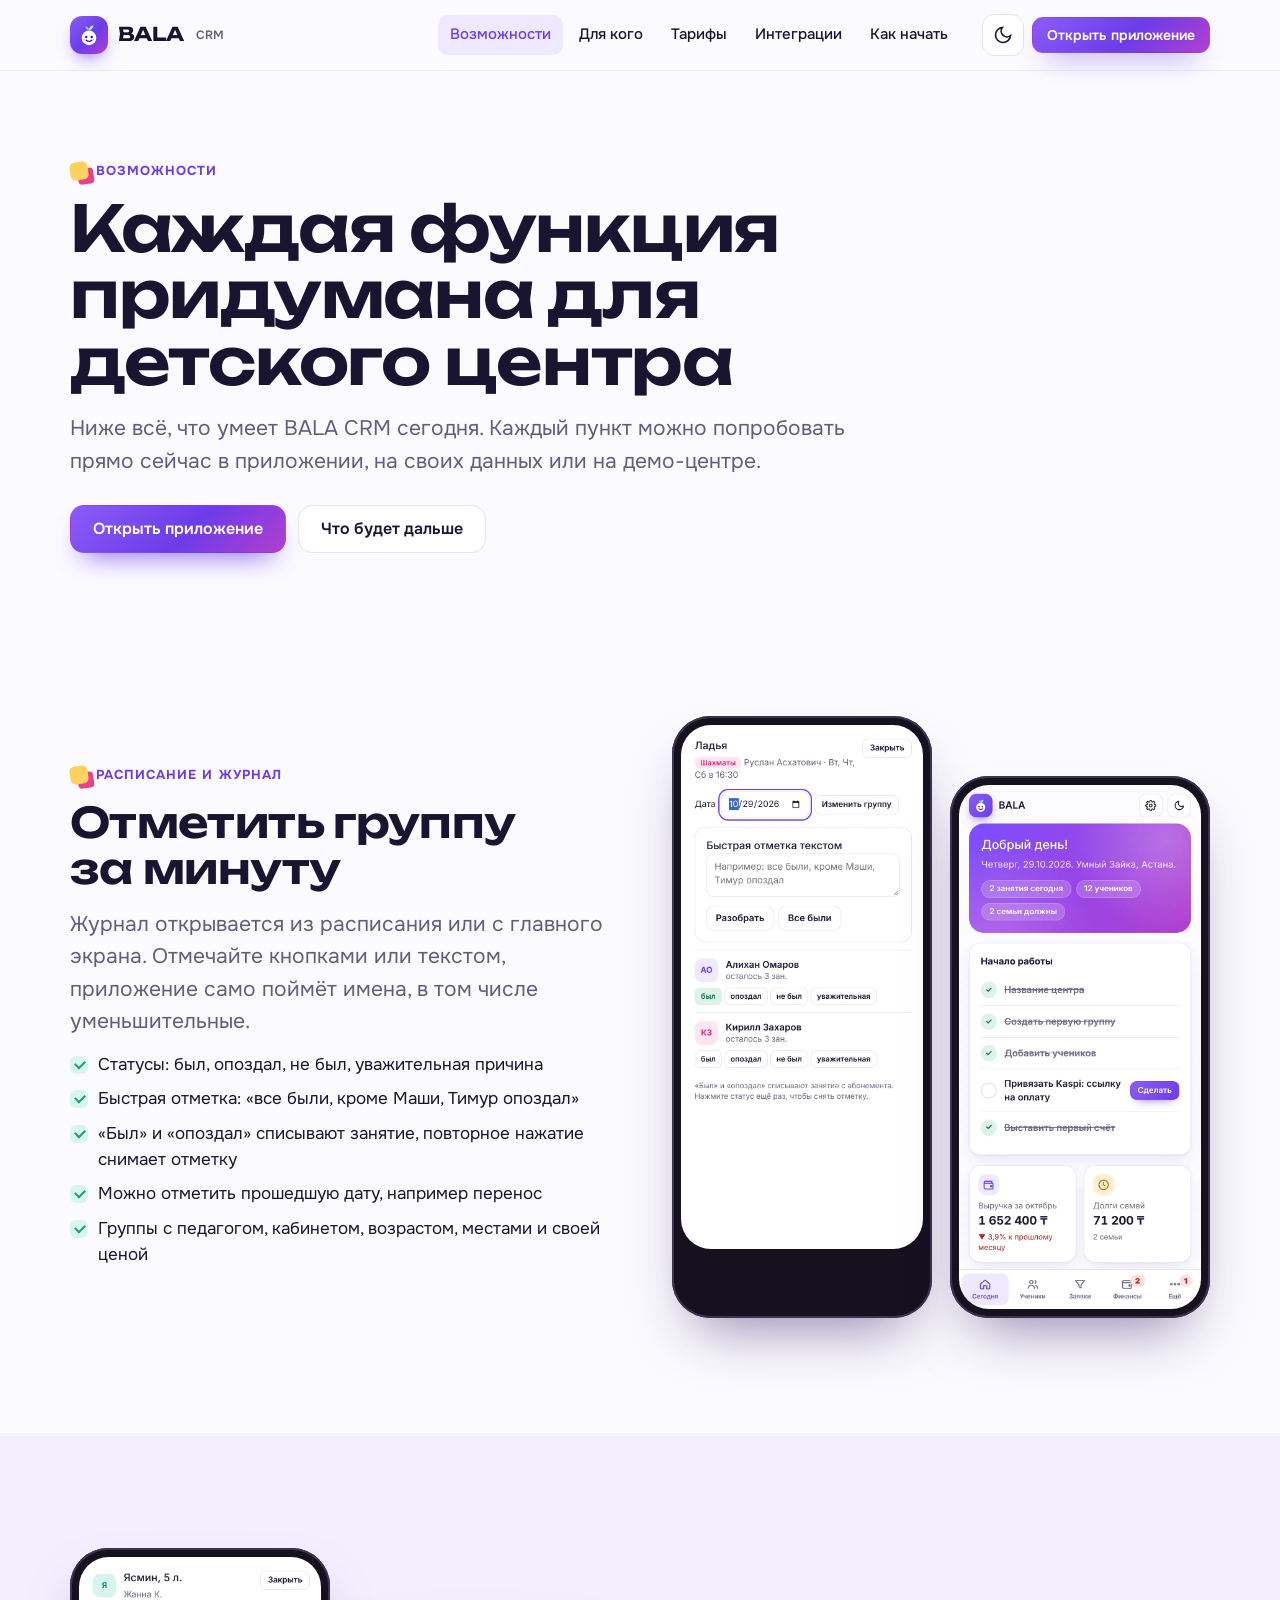
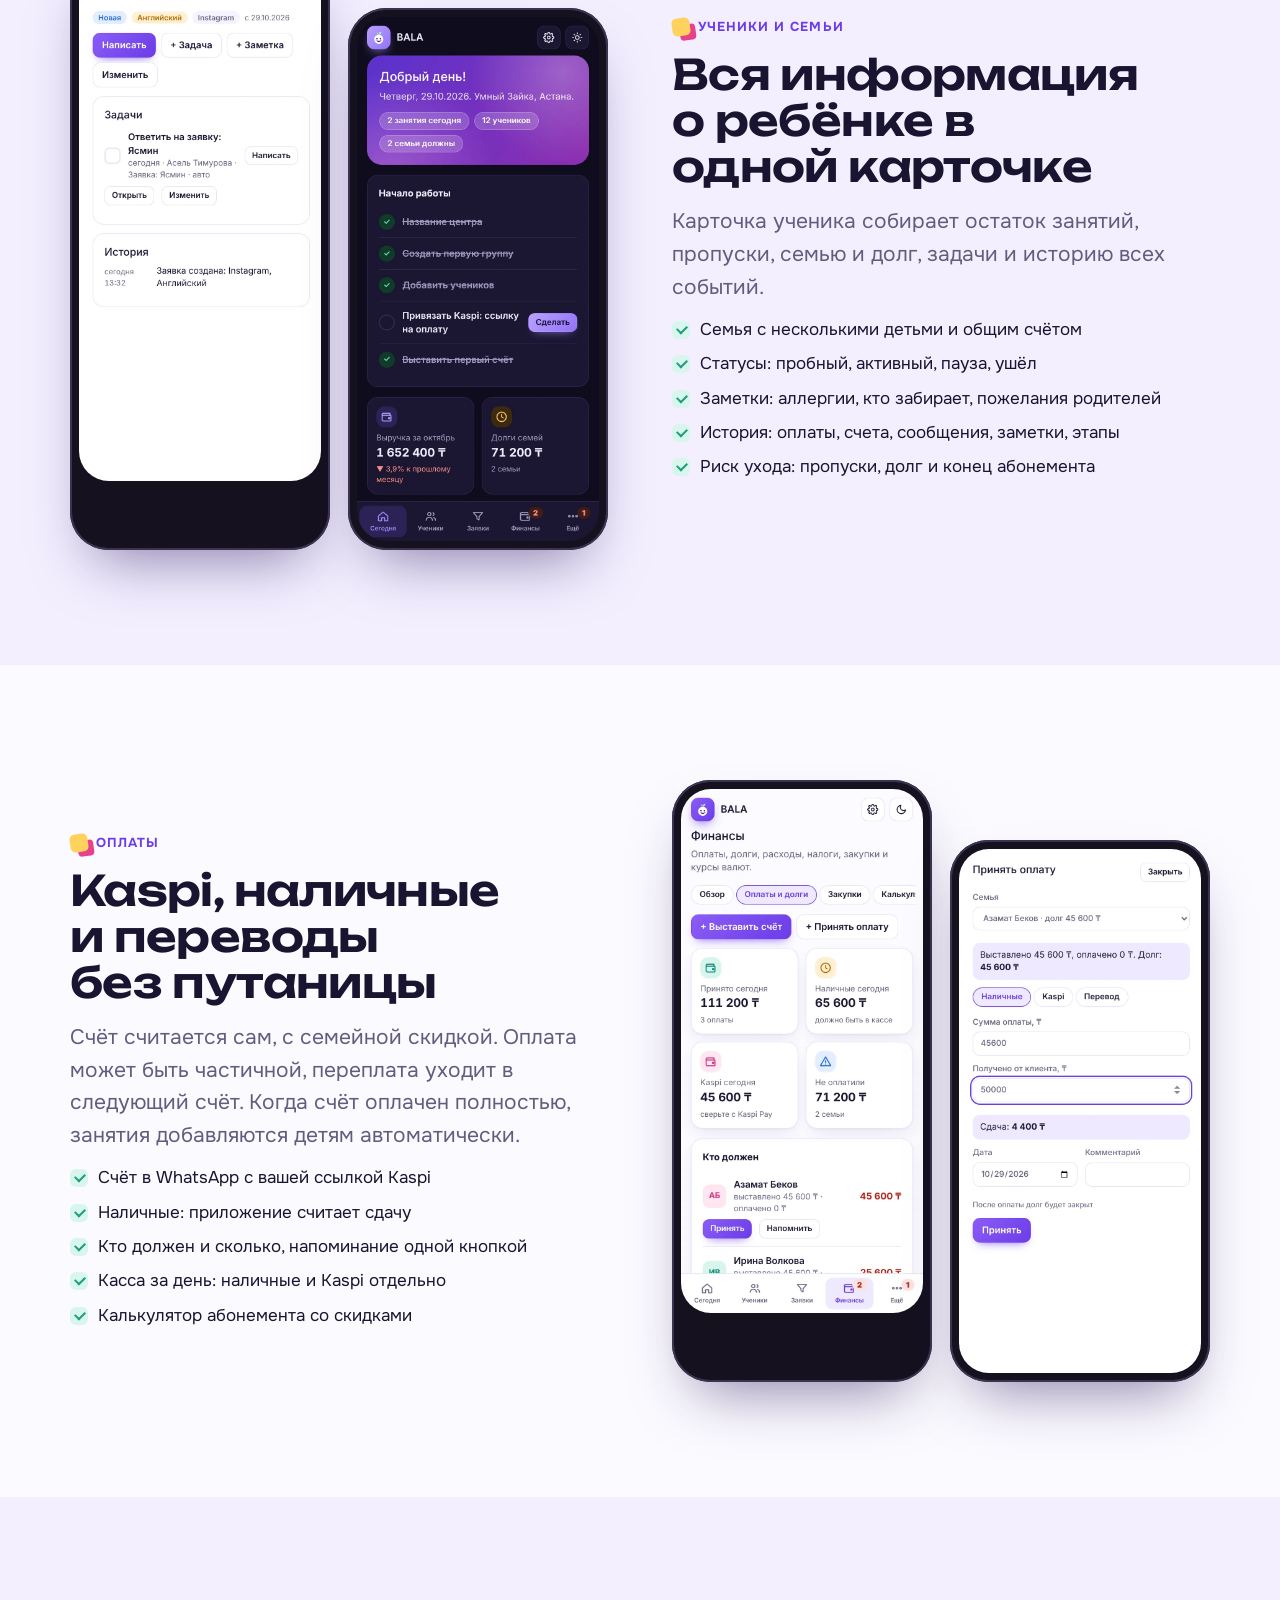
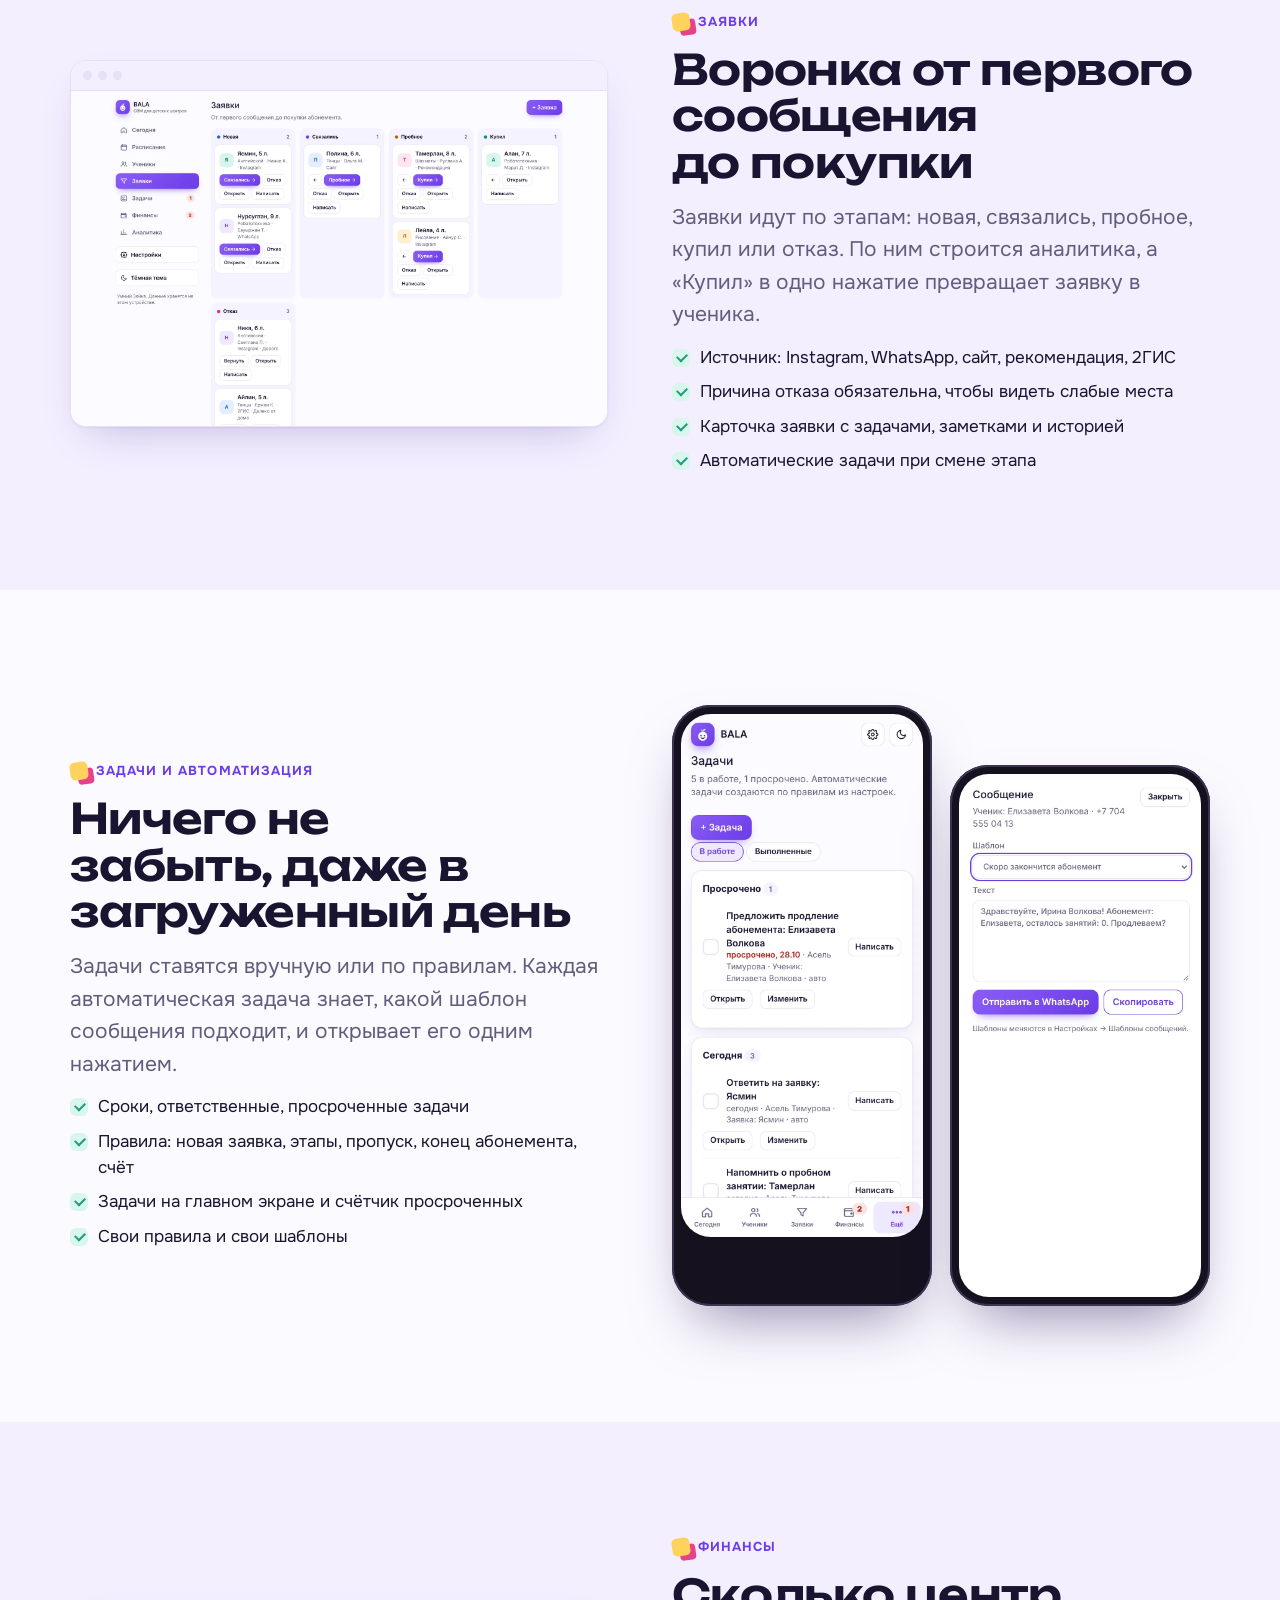
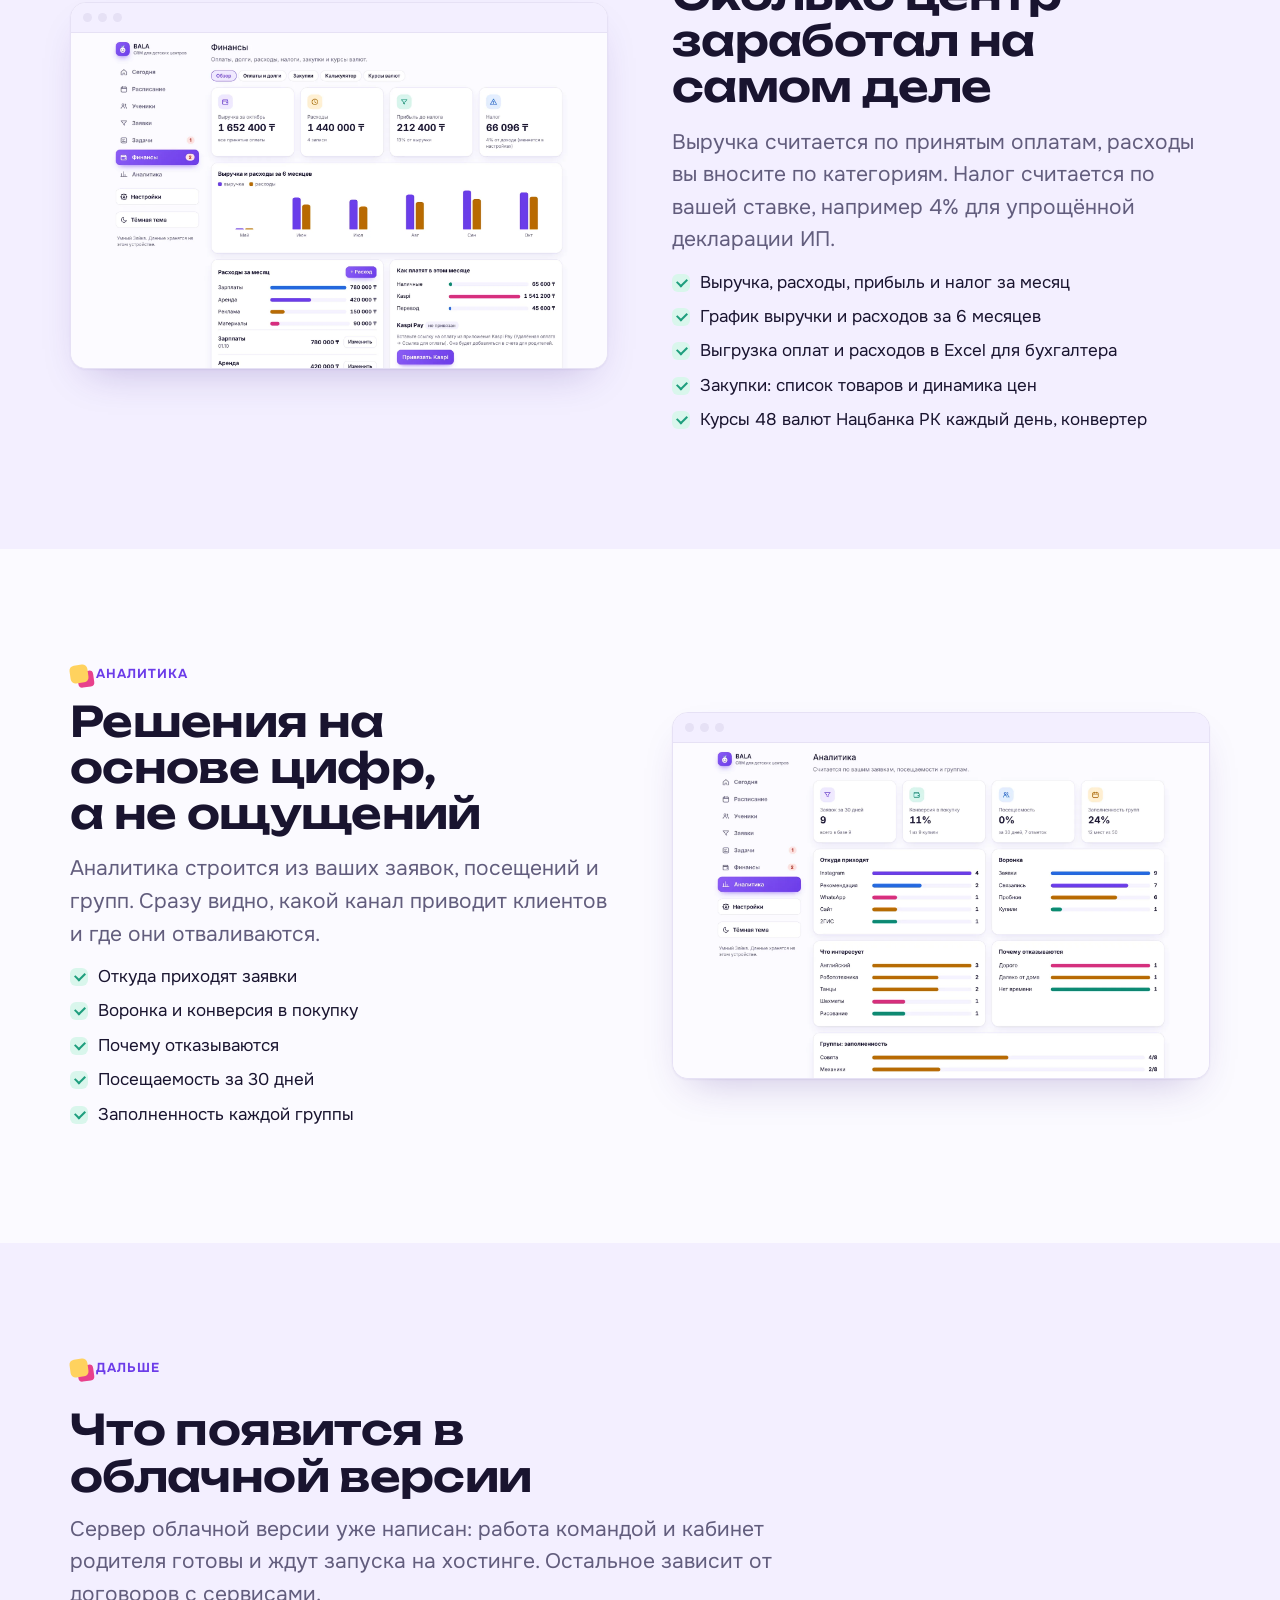
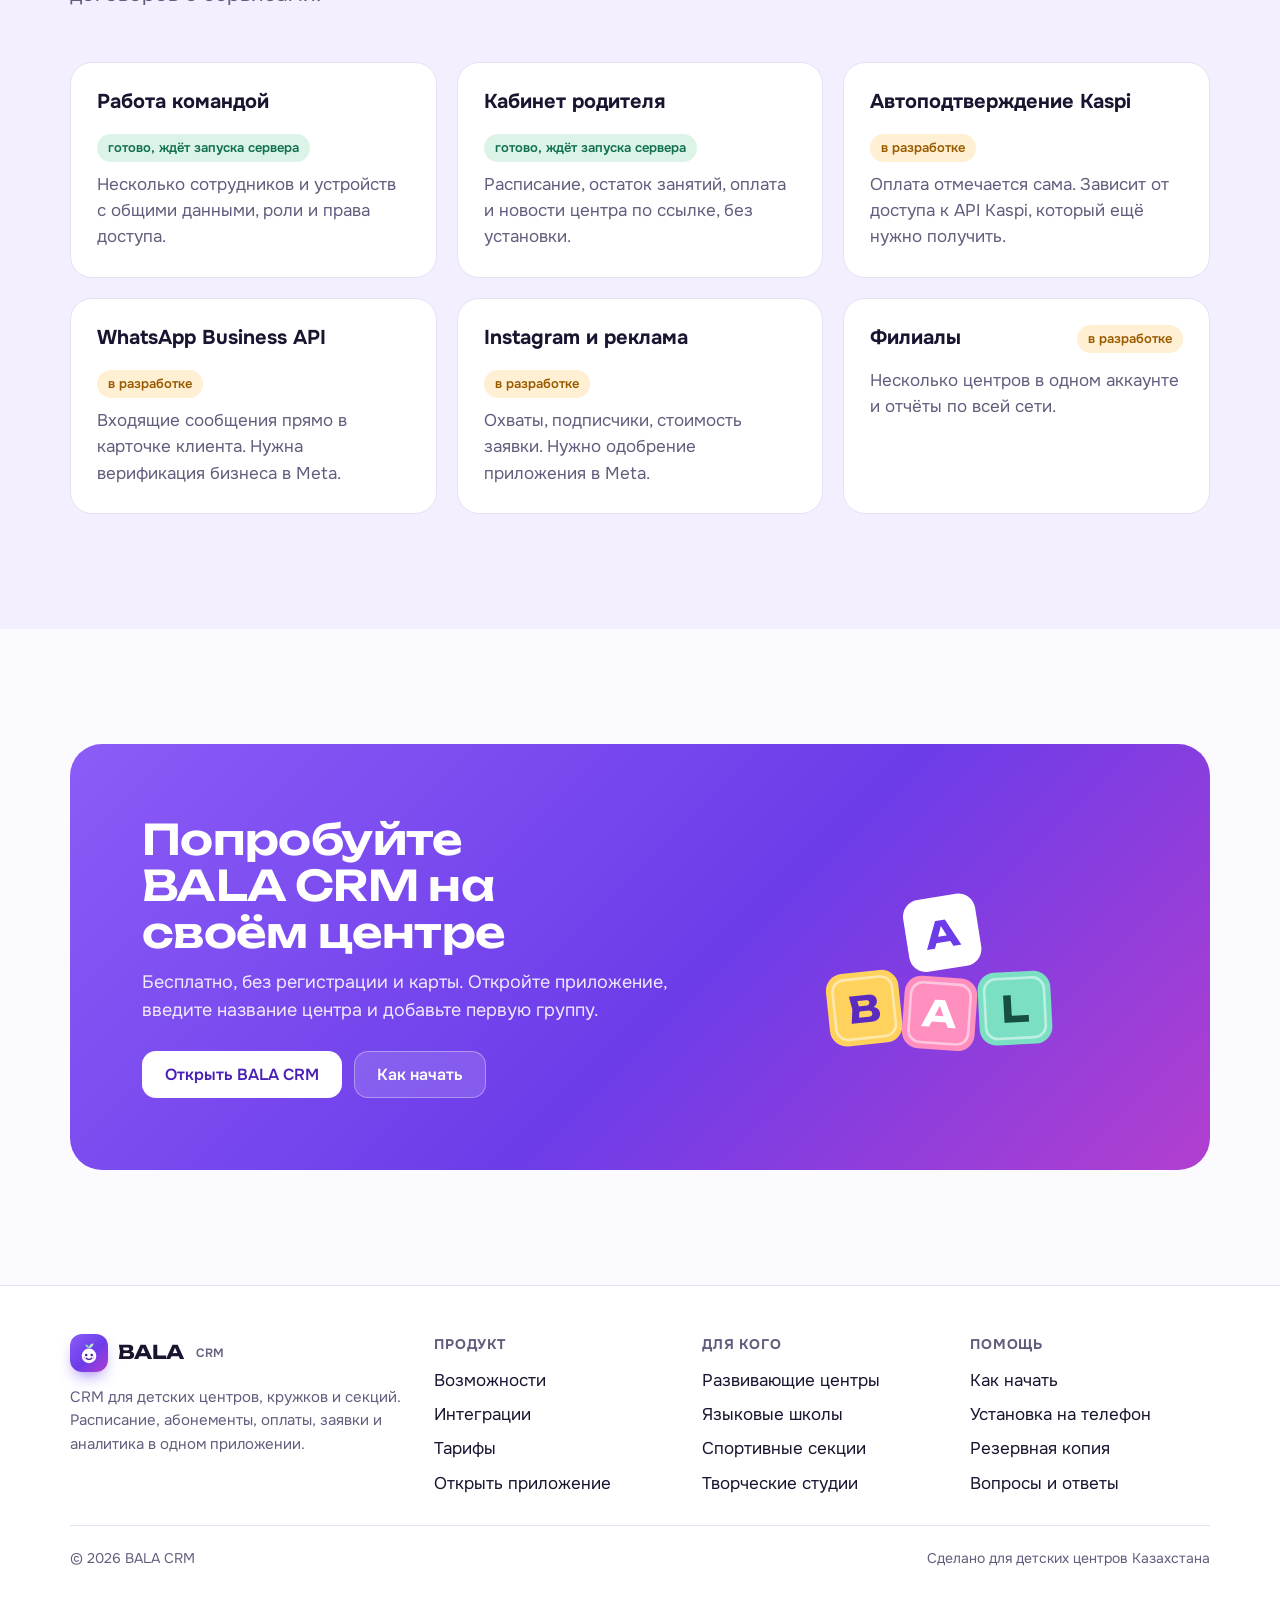
<file: features.html>
<!doctype html>
<html lang="ru">
<head>
<meta charset="utf-8">
<meta name="viewport" content="width=device-width, initial-scale=1, viewport-fit=cover">
<title>Возможности · BALA CRM</title>
<meta name="description" content="Журнал и расписание, абонементы, оплаты, заявки, задачи и автоматизация, финансы и аналитика для детских центров.">
<meta name="theme-color" content="#6C3CE9">
<meta property="og:title" content="Возможности · BALA CRM">
<meta property="og:description" content="Журнал и расписание, абонементы, оплаты, заявки, задачи и автоматизация, финансы и аналитика для детских центров.">
<meta property="og:image" content="assets/shots/desk-today.webp">
<link rel="icon" type="image/png" href="assets/favicon.png">
<link rel="apple-touch-icon" href="assets/apple-touch-icon.png">
<link rel="preconnect" href="https://fonts.googleapis.com">
<link rel="stylesheet" href="https://fonts.googleapis.com/css2?family=Onest:wght@400;500;600;700&family=Unbounded:wght@500;600;700&display=swap">
<link rel="stylesheet" href="assets/site.css?v=1">
<script src="assets/site.js?v=1"></script>
</head>
<body>
<header class="top"><div class="wrap">
  <a class="brand" href="index.html"><span class="mk"><svg viewBox="0 0 32 32" width="26" height="26" aria-hidden="true"><path d="M16 10c0-3.2 2.2-5.6 5.6-5.6-.5 3.3-2.7 5.6-5.6 5.6z" fill="#B6F2C9"/><path d="M16 10c0-2.6-1.8-4.4-4.4-4.4.4 2.6 2.2 4.4 4.4 4.4z" fill="#8FE3AE"/><circle cx="16" cy="19.5" r="9" fill="#fff"/><circle cx="12.6" cy="18.5" r="1.5" fill="#3B1D9A"/><circle cx="19.4" cy="18.5" r="1.5" fill="#3B1D9A"/><path d="M12.6 22.4c1.8 1.9 5 1.9 6.8 0" stroke="#3B1D9A" stroke-width="1.8" fill="none" stroke-linecap="round"/><circle cx="10.4" cy="21.6" r="1.3" fill="#FFB8D5"/><circle cx="21.6" cy="21.6" r="1.3" fill="#FFB8D5"/></svg></span>BALA <small>CRM</small></a>
  <nav class="nav" id="nav" aria-label="Разделы сайта"><a href="features.html" aria-current="page">Возможности</a><a href="solutions.html">Для кого</a><a href="pricing.html">Тарифы</a><a href="integrations.html">Интеграции</a><a href="start.html">Как начать</a></nav>
  <div class="actions">
    <button class="icon-btn" id="theme" aria-label="Тема"></button>
    <button class="icon-btn burger" id="burger" aria-label="Меню" aria-expanded="false" aria-controls="nav"><svg viewBox="0 0 24 24" width="22" height="22" fill="none" stroke="currentColor" stroke-width="2" stroke-linecap="round" stroke-linejoin="round" aria-hidden="true"><path d="M4 7h16M4 12h16M4 17h16"/></svg></button>
    <a class="btn pri sm" href="app/">Открыть приложение</a>
  </div>
</div></header>
<main>

<section class="page-hero"><div class="wrap"><span class="eyebrow">Возможности</span><h1>Каждая функция придумана для детского центра</h1>
<p class="lead">Ниже всё, что умеет BALA CRM сегодня. Каждый пункт можно попробовать прямо сейчас в приложении, на своих данных или на демо-центре.</p>
<div class="btns" style="margin-top:28px"><a class="btn pri" href="app/">Открыть приложение</a><a class="btn" href="#roadmap">Что будет дальше</a></div></div></section>
<section><div class="wrap"><div class="feature">
  <div><span class="eyebrow">Расписание и журнал</span><h2>Отметить группу за минуту</h2><p class="lead" style="margin-top:16px">Журнал открывается из расписания или с главного экрана. Отмечайте кнопками или текстом, приложение само поймёт имена, в том числе уменьшительные.</p><ul class="tick"><li>Статусы: был, опоздал, не был, уважительная причина</li><li>Быстрая отметка: «все были, кроме Маши, Тимур опоздал»</li><li>«Был» и «опоздал» списывают занятие, повторное нажатие снимает отметку</li><li>Можно отметить прошедшую дату, например перенос</li><li>Группы с педагогом, кабинетом, возрастом, местами и своей ценой</li></ul></div>
  <div class="media"><div class="phone"><img src="assets/shots/m-journal.webp" alt="Журнал занятия" loading="lazy" decoding="async"></div><div class="phone"><img src="assets/shots/m-today.webp" alt="Сегодня" loading="lazy" decoding="async"></div></div></div></div></section>
<section class="band"><div class="wrap"><div class="feature rev">
  <div><span class="eyebrow">Ученики и семьи</span><h2>Вся информация о ребёнке в одной карточке</h2><p class="lead" style="margin-top:16px">Карточка ученика собирает остаток занятий, пропуски, семью и долг, задачи и историю всех событий.</p><ul class="tick"><li>Семья с несколькими детьми и общим счётом</li><li>Статусы: пробный, активный, пауза, ушёл</li><li>Заметки: аллергии, кто забирает, пожелания родителей</li><li>История: оплаты, счета, сообщения, заметки, этапы</li><li>Риск ухода: пропуски, долг и конец абонемента</li></ul></div>
  <div class="media"><div class="phone"><img src="assets/shots/m-lead.webp" alt="Карточка" loading="lazy" decoding="async"></div><div class="phone"><img src="assets/shots/m-today-dark.webp" alt="Тёмная тема" loading="lazy" decoding="async"></div></div></div></div></section>
<section><div class="wrap"><div class="feature">
  <div><span class="eyebrow">Оплаты</span><h2>Kaspi, наличные и переводы без путаницы</h2><p class="lead" style="margin-top:16px">Счёт считается сам, с семейной скидкой. Оплата может быть частичной, переплата уходит в следующий счёт. Когда счёт оплачен полностью, занятия добавляются детям автоматически.</p><ul class="tick"><li>Счёт в WhatsApp с вашей ссылкой Kaspi</li><li>Наличные: приложение считает сдачу</li><li>Кто должен и сколько, напоминание одной кнопкой</li><li>Касса за день: наличные и Kaspi отдельно</li><li>Калькулятор абонемента со скидками</li></ul></div>
  <div class="media"><div class="phone"><img src="assets/shots/m-payments.webp" alt="Оплаты и долги" loading="lazy" decoding="async"></div><div class="phone"><img src="assets/shots/m-cash.webp" alt="Приём наличных" loading="lazy" decoding="async"></div></div></div></div></section>
<section class="band"><div class="wrap"><div class="feature rev">
  <div><span class="eyebrow">Заявки</span><h2>Воронка от первого сообщения до покупки</h2><p class="lead" style="margin-top:16px">Заявки идут по этапам: новая, связались, пробное, купил или отказ. По ним строится аналитика, а «Купил» в одно нажатие превращает заявку в ученика.</p><ul class="tick"><li>Источник: Instagram, WhatsApp, сайт, рекомендация, 2ГИС</li><li>Причина отказа обязательна, чтобы видеть слабые места</li><li>Карточка заявки с задачами, заметками и историей</li><li>Автоматические задачи при смене этапа</li></ul></div>
  <div class="media"><div class="browser"><div class="bar"><i></i><i></i><i></i></div><img src="assets/shots/desk-leads.webp" alt="Воронка заявок" loading="lazy" decoding="async"></div></div></div></div></section>
<section><div class="wrap"><div class="feature">
  <div><span class="eyebrow">Задачи и автоматизация</span><h2>Ничего не забыть, даже в загруженный день</h2><p class="lead" style="margin-top:16px">Задачи ставятся вручную или по правилам. Каждая автоматическая задача знает, какой шаблон сообщения подходит, и открывает его одним нажатием.</p><ul class="tick"><li>Сроки, ответственные, просроченные задачи</li><li>Правила: новая заявка, этапы, пропуск, конец абонемента, счёт</li><li>Задачи на главном экране и счётчик просроченных</li><li>Свои правила и свои шаблоны</li></ul></div>
  <div class="media"><div class="phone"><img src="assets/shots/m-tasks.webp" alt="Задачи" loading="lazy" decoding="async"></div><div class="phone"><img src="assets/shots/m-message.webp" alt="Шаблон сообщения" loading="lazy" decoding="async"></div></div></div></div></section>
<section class="band"><div class="wrap"><div class="feature rev">
  <div><span class="eyebrow">Финансы</span><h2>Сколько центр заработал на самом деле</h2><p class="lead" style="margin-top:16px">Выручка считается по принятым оплатам, расходы вы вносите по категориям. Налог считается по вашей ставке, например 4% для упрощённой декларации ИП.</p><ul class="tick"><li>Выручка, расходы, прибыль и налог за месяц</li><li>График выручки и расходов за 6 месяцев</li><li>Выгрузка оплат и расходов в Excel для бухгалтера</li><li>Закупки: список товаров и динамика цен</li><li>Курсы 48 валют Нацбанка РК каждый день, конвертер</li></ul></div>
  <div class="media"><div class="browser"><div class="bar"><i></i><i></i><i></i></div><img src="assets/shots/desk-finance.webp" alt="Финансы" loading="lazy" decoding="async"></div></div></div></div></section>
<section><div class="wrap"><div class="feature">
  <div><span class="eyebrow">Аналитика</span><h2>Решения на основе цифр, а не ощущений</h2><p class="lead" style="margin-top:16px">Аналитика строится из ваших заявок, посещений и групп. Сразу видно, какой канал приводит клиентов и где они отваливаются.</p><ul class="tick"><li>Откуда приходят заявки</li><li>Воронка и конверсия в покупку</li><li>Почему отказываются</li><li>Посещаемость за 30 дней</li><li>Заполненность каждой группы</li></ul></div>
  <div class="media"><div class="browser"><div class="bar"><i></i><i></i><i></i></div><img src="assets/shots/desk-analytics.webp" alt="Аналитика" loading="lazy" decoding="async"></div></div></div></div></section>

<section class="band" id="roadmap"><div class="wrap">
  <div class="sec-head"><span class="eyebrow">Дальше</span><h2>Что появится в облачной версии</h2><p class="lead">Сервер облачной версии уже написан: работа командой и кабинет родителя готовы и ждут запуска на хостинге. Остальное зависит от договоров с сервисами.</p></div>
  <div class="grid g3">
    <div class="card"><div class="status-row"><h3>Работа командой</h3><span class="chip now">готово, ждёт запуска сервера</span></div><p>Несколько сотрудников и устройств с общими данными, роли и права доступа.</p></div><div class="card"><div class="status-row"><h3>Кабинет родителя</h3><span class="chip now">готово, ждёт запуска сервера</span></div><p>Расписание, остаток занятий, оплата и новости центра по ссылке, без установки.</p></div><div class="card"><div class="status-row"><h3>Автоподтверждение Kaspi</h3><span class="chip soon">в разработке</span></div><p>Оплата отмечается сама. Зависит от доступа к API Kaspi, который ещё нужно получить.</p></div><div class="card"><div class="status-row"><h3>WhatsApp Business API</h3><span class="chip soon">в разработке</span></div><p>Входящие сообщения прямо в карточке клиента. Нужна верификация бизнеса в Meta.</p></div><div class="card"><div class="status-row"><h3>Instagram и реклама</h3><span class="chip soon">в разработке</span></div><p>Охваты, подписчики, стоимость заявки. Нужно одобрение приложения в Meta.</p></div><div class="card"><div class="status-row"><h3>Филиалы</h3><span class="chip soon">в разработке</span></div><p>Несколько центров в одном аккаунте и отчёты по всей сети.</p></div>
  </div>
</div></section>
<section><div class="wrap"><div class="cta">
  <div><h2>Попробуйте BALA CRM на своём центре</h2><p>Бесплатно, без регистрации и карты. Откройте приложение, введите название центра и добавьте первую группу.</p><div class="btns" style="margin-top:26px"><a class="btn" href="app/">Открыть BALA CRM</a><a class="btn ghost" href="start.html">Как начать</a></div></div>
  <svg viewBox="0 0 200 150" aria-hidden="true"><g transform="translate(16 86) rotate(-6 28 28)"><rect width="56" height="56" rx="13" fill="#FFD25E"/><rect x="5" y="5" width="46" height="46" rx="9" fill="none" stroke="rgba(255,255,255,.5)" stroke-width="2"/><text x="28" y="39" text-anchor="middle" font-family="Unbounded, Onest, system-ui, sans-serif" font-weight="700" font-size="28" fill="#5B2BC0">B</text></g><g transform="translate(74 90) rotate(4 28 28)"><rect width="56" height="56" rx="13" fill="#FF8FBF"/><rect x="5" y="5" width="46" height="46" rx="9" fill="none" stroke="rgba(255,255,255,.5)" stroke-width="2"/><text x="28" y="39" text-anchor="middle" font-family="Unbounded, Onest, system-ui, sans-serif" font-weight="700" font-size="28" fill="#ffffff">A</text></g><g transform="translate(132 86) rotate(-3 28 28)"><rect width="56" height="56" rx="13" fill="#7BE0C3"/><rect x="5" y="5" width="46" height="46" rx="9" fill="none" stroke="rgba(255,255,255,.5)" stroke-width="2"/><text x="28" y="39" text-anchor="middle" font-family="Unbounded, Onest, system-ui, sans-serif" font-weight="700" font-size="28" fill="#164E40">L</text></g><g transform="translate(76 28) rotate(-9 28 28)"><rect width="56" height="56" rx="13" fill="#ffffff"/><rect x="5" y="5" width="46" height="46" rx="9" fill="none" stroke="rgba(255,255,255,.5)" stroke-width="2"/><text x="28" y="39" text-anchor="middle" font-family="Unbounded, Onest, system-ui, sans-serif" font-weight="700" font-size="28" fill="#6C3CE9">A</text></g></svg>
</div></div></section>

</main>
<footer><div class="wrap">
  <div><a class="brand" href="index.html"><span class="mk"><svg viewBox="0 0 32 32" width="26" height="26" aria-hidden="true"><path d="M16 10c0-3.2 2.2-5.6 5.6-5.6-.5 3.3-2.7 5.6-5.6 5.6z" fill="#B6F2C9"/><path d="M16 10c0-2.6-1.8-4.4-4.4-4.4.4 2.6 2.2 4.4 4.4 4.4z" fill="#8FE3AE"/><circle cx="16" cy="19.5" r="9" fill="#fff"/><circle cx="12.6" cy="18.5" r="1.5" fill="#3B1D9A"/><circle cx="19.4" cy="18.5" r="1.5" fill="#3B1D9A"/><path d="M12.6 22.4c1.8 1.9 5 1.9 6.8 0" stroke="#3B1D9A" stroke-width="1.8" fill="none" stroke-linecap="round"/><circle cx="10.4" cy="21.6" r="1.3" fill="#FFB8D5"/><circle cx="21.6" cy="21.6" r="1.3" fill="#FFB8D5"/></svg></span>BALA <small>CRM</small></a>
    <p class="muted" style="margin-top:14px;max-width:36ch;font-size:15px">CRM для детских центров, кружков и секций. Расписание, абонементы, оплаты, заявки и аналитика в одном приложении.</p></div>
  <div><h4>Продукт</h4><ul><li><a href="features.html">Возможности</a></li><li><a href="integrations.html">Интеграции</a></li><li><a href="pricing.html">Тарифы</a></li><li><a href="app/">Открыть приложение</a></li></ul></div>
  <div><h4>Для кого</h4><ul><li><a href="solutions.html#centers">Развивающие центры</a></li><li><a href="solutions.html#lang">Языковые школы</a></li><li><a href="solutions.html#sport">Спортивные секции</a></li><li><a href="solutions.html#art">Творческие студии</a></li></ul></div>
  <div><h4>Помощь</h4><ul><li><a href="start.html">Как начать</a></li><li><a href="start.html#install">Установка на телефон</a></li><li><a href="start.html#backup">Резервная копия</a></li><li><a href="pricing.html#faq">Вопросы и ответы</a></li></ul></div>
  <div class="copy"><span>© <span id="year">2026</span> BALA CRM</span><span>Сделано для детских центров Казахстана</span></div>
</div></footer>
</body>
</html>
</file>
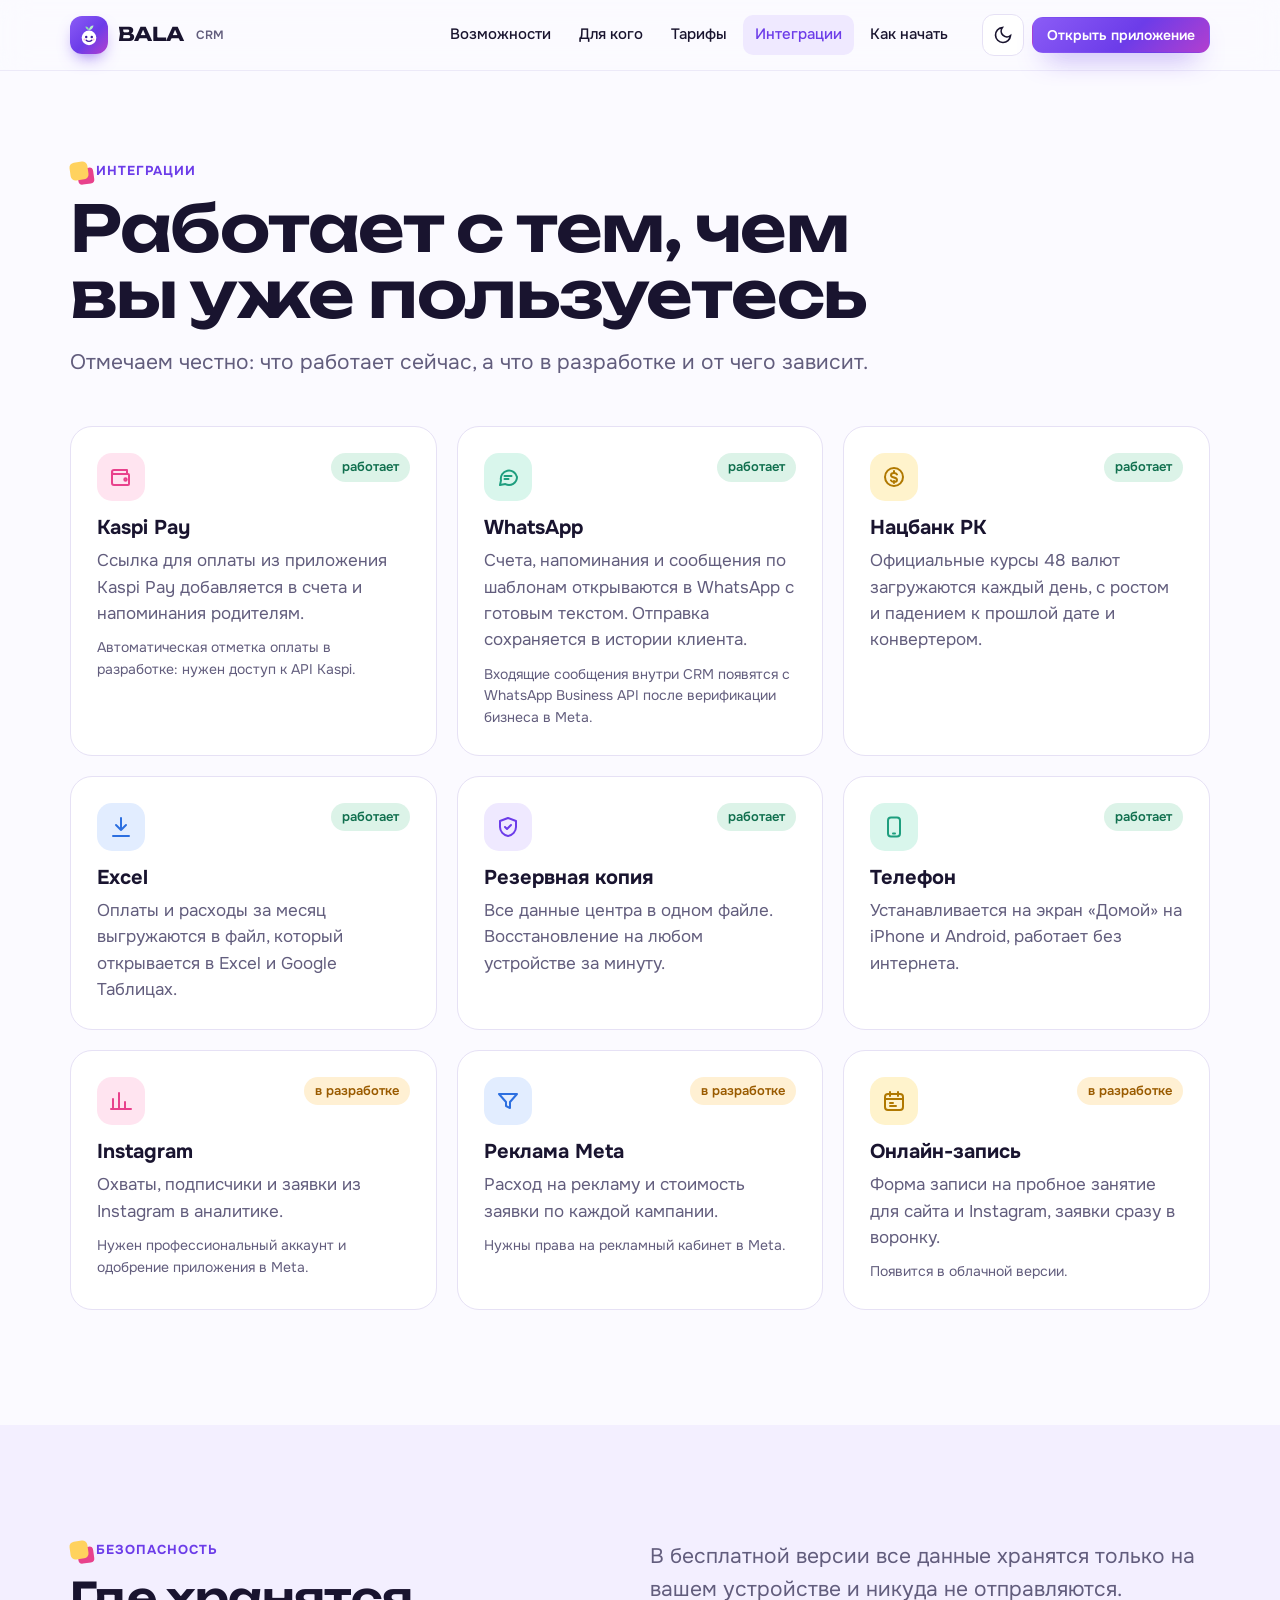
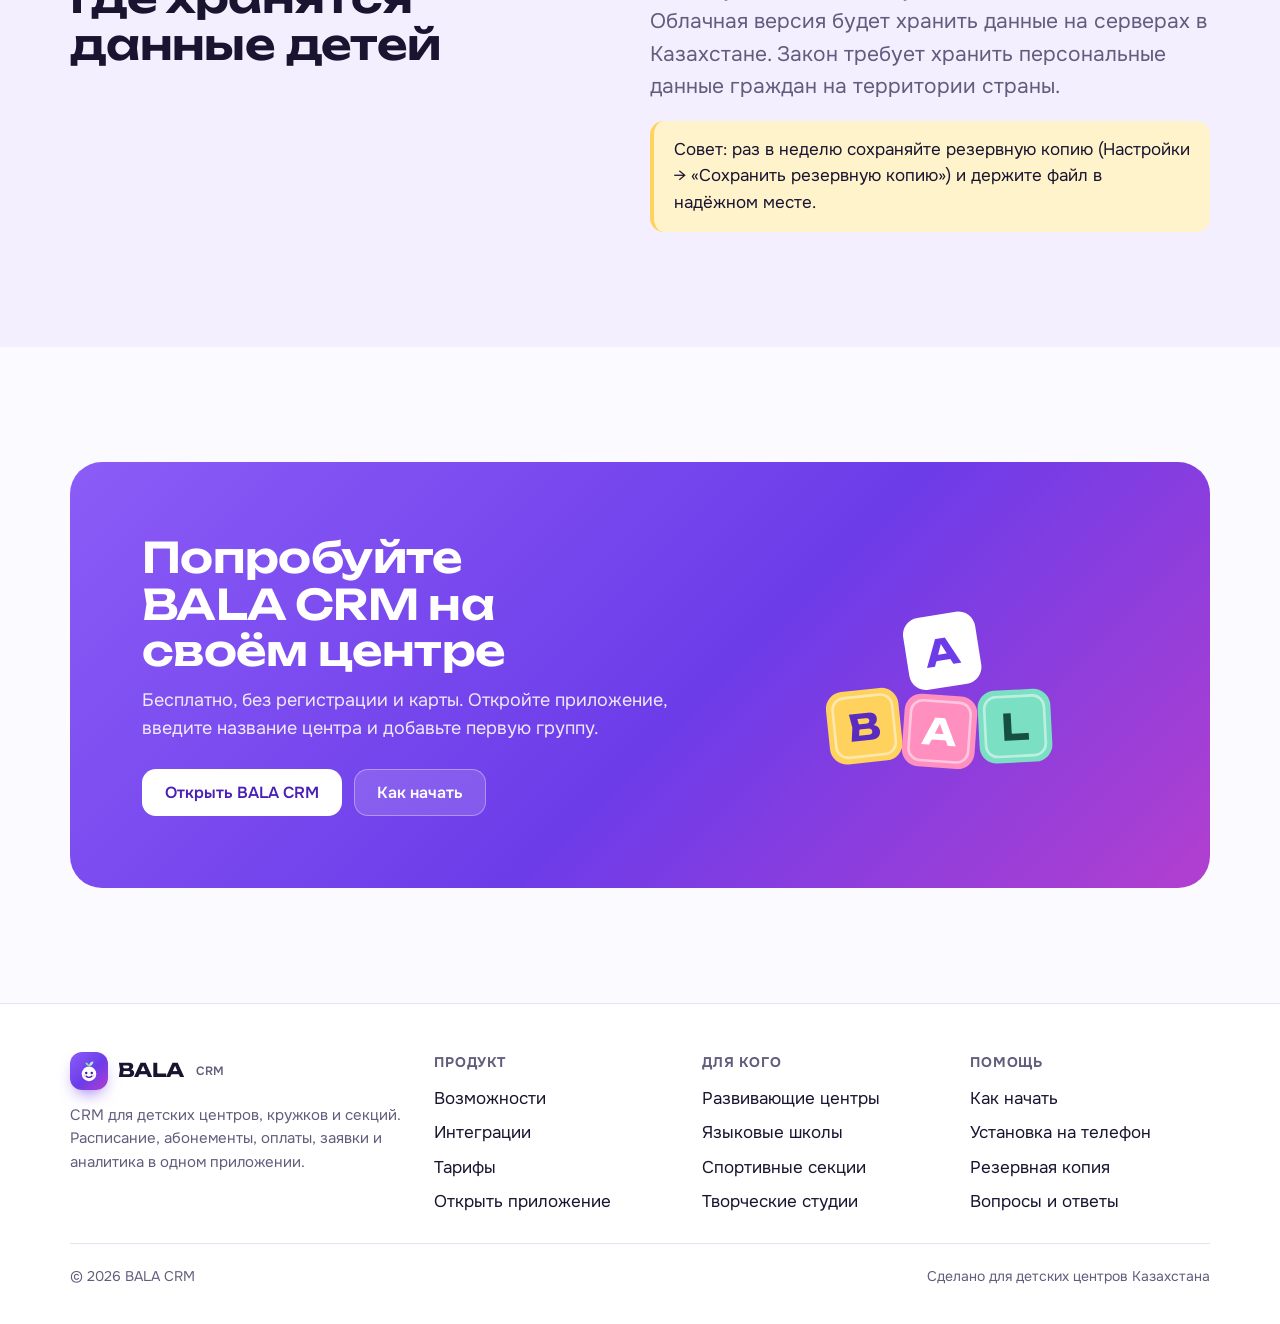
<file: integrations.html>
<!doctype html>
<html lang="ru">
<head>
<meta charset="utf-8">
<meta name="viewport" content="width=device-width, initial-scale=1, viewport-fit=cover">
<title>Интеграции · BALA CRM</title>
<meta name="description" content="Kaspi Pay, WhatsApp, курсы Нацбанка РК, Excel и резервные копии в BALA CRM.">
<meta name="theme-color" content="#6C3CE9">
<meta property="og:title" content="Интеграции · BALA CRM">
<meta property="og:description" content="Kaspi Pay, WhatsApp, курсы Нацбанка РК, Excel и резервные копии в BALA CRM.">
<meta property="og:image" content="assets/shots/desk-today.webp">
<link rel="icon" type="image/png" href="assets/favicon.png">
<link rel="apple-touch-icon" href="assets/apple-touch-icon.png">
<link rel="preconnect" href="https://fonts.googleapis.com">
<link rel="stylesheet" href="https://fonts.googleapis.com/css2?family=Onest:wght@400;500;600;700&family=Unbounded:wght@500;600;700&display=swap">
<link rel="stylesheet" href="assets/site.css?v=1">
<script src="assets/site.js?v=1"></script>
</head>
<body>
<header class="top"><div class="wrap">
  <a class="brand" href="index.html"><span class="mk"><svg viewBox="0 0 32 32" width="26" height="26" aria-hidden="true"><path d="M16 10c0-3.2 2.2-5.6 5.6-5.6-.5 3.3-2.7 5.6-5.6 5.6z" fill="#B6F2C9"/><path d="M16 10c0-2.6-1.8-4.4-4.4-4.4.4 2.6 2.2 4.4 4.4 4.4z" fill="#8FE3AE"/><circle cx="16" cy="19.5" r="9" fill="#fff"/><circle cx="12.6" cy="18.5" r="1.5" fill="#3B1D9A"/><circle cx="19.4" cy="18.5" r="1.5" fill="#3B1D9A"/><path d="M12.6 22.4c1.8 1.9 5 1.9 6.8 0" stroke="#3B1D9A" stroke-width="1.8" fill="none" stroke-linecap="round"/><circle cx="10.4" cy="21.6" r="1.3" fill="#FFB8D5"/><circle cx="21.6" cy="21.6" r="1.3" fill="#FFB8D5"/></svg></span>BALA <small>CRM</small></a>
  <nav class="nav" id="nav" aria-label="Разделы сайта"><a href="features.html">Возможности</a><a href="solutions.html">Для кого</a><a href="pricing.html">Тарифы</a><a href="integrations.html" aria-current="page">Интеграции</a><a href="start.html">Как начать</a></nav>
  <div class="actions">
    <button class="icon-btn" id="theme" aria-label="Тема"></button>
    <button class="icon-btn burger" id="burger" aria-label="Меню" aria-expanded="false" aria-controls="nav"><svg viewBox="0 0 24 24" width="22" height="22" fill="none" stroke="currentColor" stroke-width="2" stroke-linecap="round" stroke-linejoin="round" aria-hidden="true"><path d="M4 7h16M4 12h16M4 17h16"/></svg></button>
    <a class="btn pri sm" href="app/">Открыть приложение</a>
  </div>
</div></header>
<main>

<section class="page-hero"><div class="wrap"><span class="eyebrow">Интеграции</span><h1>Работает с тем, чем вы уже пользуетесь</h1>
<p class="lead">Отмечаем честно: что работает сейчас, а что в разработке и от чего зависит.</p></div></section>
<section style="padding-top:0"><div class="wrap"><div class="grid g3">
<div class="card"><div class="status-row"><div class="ic t-pink" style="margin:0"><svg viewBox="0 0 24 24" width="24" height="24" fill="none" stroke="currentColor" stroke-width="2" stroke-linecap="round" stroke-linejoin="round" aria-hidden="true"><path d="M3 7a2 2 0 0 1 2-2h13v3"/><path d="M3 7v11a2 2 0 0 0 2 2h14a1 1 0 0 0 1-1v-9a1 1 0 0 0-1-1H5a2 2 0 0 1-2-2z"/><circle cx="16.5" cy="14.5" r="1.2"/></svg></div><span class="chip now">работает</span></div><h3 style="margin-top:14px">Kaspi Pay</h3><p>Ссылка для оплаты из приложения Kaspi Pay добавляется в счета и напоминания родителям.</p><p style="margin-top:10px;font-size:14px">Автоматическая отметка оплаты в разработке: нужен доступ к API Kaspi.</p></div><div class="card"><div class="status-row"><div class="ic t-mint" style="margin:0"><svg viewBox="0 0 24 24" width="24" height="24" fill="none" stroke="currentColor" stroke-width="2" stroke-linecap="round" stroke-linejoin="round" aria-hidden="true"><path d="M21 12a8 8 0 0 1-11.6 7.1L4 20l1-4.6A8 8 0 1 1 21 12z"/><path d="M8.5 11h7M8.5 14h4"/></svg></div><span class="chip now">работает</span></div><h3 style="margin-top:14px">WhatsApp</h3><p>Счета, напоминания и сообщения по шаблонам открываются в WhatsApp с готовым текстом. Отправка сохраняется в истории клиента.</p><p style="margin-top:10px;font-size:14px">Входящие сообщения внутри CRM появятся с WhatsApp Business API после верификации бизнеса в Meta.</p></div><div class="card"><div class="status-row"><div class="ic t-sun" style="margin:0"><svg viewBox="0 0 24 24" width="24" height="24" fill="none" stroke="currentColor" stroke-width="2" stroke-linecap="round" stroke-linejoin="round" aria-hidden="true"><circle cx="12" cy="12" r="9"/><path d="M15 9.5c-.6-1-1.7-1.5-3-1.5-1.7 0-3 .9-3 2.2 0 3 6 1.6 6 4.6 0 1.3-1.3 2.2-3 2.2-1.4 0-2.6-.6-3.1-1.6M12 6v2M12 16v2"/></svg></div><span class="chip now">работает</span></div><h3 style="margin-top:14px">Нацбанк РК</h3><p>Официальные курсы 48 валют загружаются каждый день, с ростом и падением к прошлой дате и конвертером.</p></div><div class="card"><div class="status-row"><div class="ic t-sky" style="margin:0"><svg viewBox="0 0 24 24" width="24" height="24" fill="none" stroke="currentColor" stroke-width="2" stroke-linecap="round" stroke-linejoin="round" aria-hidden="true"><path d="M12 3v12M7 10l5 5 5-5M4 21h16"/></svg></div><span class="chip now">работает</span></div><h3 style="margin-top:14px">Excel</h3><p>Оплаты и расходы за месяц выгружаются в файл, который открывается в Excel и Google Таблицах.</p></div><div class="card"><div class="status-row"><div class="ic t-vio" style="margin:0"><svg viewBox="0 0 24 24" width="24" height="24" fill="none" stroke="currentColor" stroke-width="2" stroke-linecap="round" stroke-linejoin="round" aria-hidden="true"><path d="M12 3 4 6v6c0 4.4 3.4 8.2 8 9 4.6-.8 8-4.6 8-9V6z"/><path d="m9 12 2 2 4-4"/></svg></div><span class="chip now">работает</span></div><h3 style="margin-top:14px">Резервная копия</h3><p>Все данные центра в одном файле. Восстановление на любом устройстве за минуту.</p></div><div class="card"><div class="status-row"><div class="ic t-mint" style="margin:0"><svg viewBox="0 0 24 24" width="24" height="24" fill="none" stroke="currentColor" stroke-width="2" stroke-linecap="round" stroke-linejoin="round" aria-hidden="true"><rect x="6" y="2.5" width="12" height="19" rx="3"/><path d="M11 18.5h2"/></svg></div><span class="chip now">работает</span></div><h3 style="margin-top:14px">Телефон</h3><p>Устанавливается на экран «Домой» на iPhone и Android, работает без интернета.</p></div><div class="card"><div class="status-row"><div class="ic t-pink" style="margin:0"><svg viewBox="0 0 24 24" width="24" height="24" fill="none" stroke="currentColor" stroke-width="2" stroke-linecap="round" stroke-linejoin="round" aria-hidden="true"><path d="M4 20V10M10 20V4M16 20v-7M22 20H2"/></svg></div><span class="chip soon">в разработке</span></div><h3 style="margin-top:14px">Instagram</h3><p>Охваты, подписчики и заявки из Instagram в аналитике.</p><p style="margin-top:10px;font-size:14px">Нужен профессиональный аккаунт и одобрение приложения в Meta.</p></div><div class="card"><div class="status-row"><div class="ic t-sky" style="margin:0"><svg viewBox="0 0 24 24" width="24" height="24" fill="none" stroke="currentColor" stroke-width="2" stroke-linecap="round" stroke-linejoin="round" aria-hidden="true"><path d="M3 5h18l-7 8v6l-4-2v-4z"/></svg></div><span class="chip soon">в разработке</span></div><h3 style="margin-top:14px">Реклама Meta</h3><p>Расход на рекламу и стоимость заявки по каждой кампании.</p><p style="margin-top:10px;font-size:14px">Нужны права на рекламный кабинет в Meta.</p></div><div class="card"><div class="status-row"><div class="ic t-sun" style="margin:0"><svg viewBox="0 0 24 24" width="24" height="24" fill="none" stroke="currentColor" stroke-width="2" stroke-linecap="round" stroke-linejoin="round" aria-hidden="true"><rect x="3" y="5" width="18" height="16" rx="3"/><path d="M16 3v4M8 3v4M3 10h18M8 14h3M8 17h6"/></svg></div><span class="chip soon">в разработке</span></div><h3 style="margin-top:14px">Онлайн-запись</h3><p>Форма записи на пробное занятие для сайта и Instagram, заявки сразу в воронку.</p><p style="margin-top:10px;font-size:14px">Появится в облачной версии.</p></div>
</div></div></section>
<section class="band"><div class="wrap"><div class="split">
  <div><span class="eyebrow">Безопасность</span><h2>Где хранятся данные детей</h2></div>
  <div><p class="lead">В бесплатной версии все данные хранятся только на вашем устройстве и никуда не отправляются. Облачная версия будет хранить данные на серверах в Казахстане. Закон требует хранить персональные данные граждан на территории страны.</p>
  <p class="callout" style="margin-top:18px">Совет: раз в неделю сохраняйте резервную копию (Настройки → «Сохранить резервную копию») и держите файл в надёжном месте.</p></div>
</div></div></section>
<section><div class="wrap"><div class="cta">
  <div><h2>Попробуйте BALA CRM на своём центре</h2><p>Бесплатно, без регистрации и карты. Откройте приложение, введите название центра и добавьте первую группу.</p><div class="btns" style="margin-top:26px"><a class="btn" href="app/">Открыть BALA CRM</a><a class="btn ghost" href="start.html">Как начать</a></div></div>
  <svg viewBox="0 0 200 150" aria-hidden="true"><g transform="translate(16 86) rotate(-6 28 28)"><rect width="56" height="56" rx="13" fill="#FFD25E"/><rect x="5" y="5" width="46" height="46" rx="9" fill="none" stroke="rgba(255,255,255,.5)" stroke-width="2"/><text x="28" y="39" text-anchor="middle" font-family="Unbounded, Onest, system-ui, sans-serif" font-weight="700" font-size="28" fill="#5B2BC0">B</text></g><g transform="translate(74 90) rotate(4 28 28)"><rect width="56" height="56" rx="13" fill="#FF8FBF"/><rect x="5" y="5" width="46" height="46" rx="9" fill="none" stroke="rgba(255,255,255,.5)" stroke-width="2"/><text x="28" y="39" text-anchor="middle" font-family="Unbounded, Onest, system-ui, sans-serif" font-weight="700" font-size="28" fill="#ffffff">A</text></g><g transform="translate(132 86) rotate(-3 28 28)"><rect width="56" height="56" rx="13" fill="#7BE0C3"/><rect x="5" y="5" width="46" height="46" rx="9" fill="none" stroke="rgba(255,255,255,.5)" stroke-width="2"/><text x="28" y="39" text-anchor="middle" font-family="Unbounded, Onest, system-ui, sans-serif" font-weight="700" font-size="28" fill="#164E40">L</text></g><g transform="translate(76 28) rotate(-9 28 28)"><rect width="56" height="56" rx="13" fill="#ffffff"/><rect x="5" y="5" width="46" height="46" rx="9" fill="none" stroke="rgba(255,255,255,.5)" stroke-width="2"/><text x="28" y="39" text-anchor="middle" font-family="Unbounded, Onest, system-ui, sans-serif" font-weight="700" font-size="28" fill="#6C3CE9">A</text></g></svg>
</div></div></section>

</main>
<footer><div class="wrap">
  <div><a class="brand" href="index.html"><span class="mk"><svg viewBox="0 0 32 32" width="26" height="26" aria-hidden="true"><path d="M16 10c0-3.2 2.2-5.6 5.6-5.6-.5 3.3-2.7 5.6-5.6 5.6z" fill="#B6F2C9"/><path d="M16 10c0-2.6-1.8-4.4-4.4-4.4.4 2.6 2.2 4.4 4.4 4.4z" fill="#8FE3AE"/><circle cx="16" cy="19.5" r="9" fill="#fff"/><circle cx="12.6" cy="18.5" r="1.5" fill="#3B1D9A"/><circle cx="19.4" cy="18.5" r="1.5" fill="#3B1D9A"/><path d="M12.6 22.4c1.8 1.9 5 1.9 6.8 0" stroke="#3B1D9A" stroke-width="1.8" fill="none" stroke-linecap="round"/><circle cx="10.4" cy="21.6" r="1.3" fill="#FFB8D5"/><circle cx="21.6" cy="21.6" r="1.3" fill="#FFB8D5"/></svg></span>BALA <small>CRM</small></a>
    <p class="muted" style="margin-top:14px;max-width:36ch;font-size:15px">CRM для детских центров, кружков и секций. Расписание, абонементы, оплаты, заявки и аналитика в одном приложении.</p></div>
  <div><h4>Продукт</h4><ul><li><a href="features.html">Возможности</a></li><li><a href="integrations.html">Интеграции</a></li><li><a href="pricing.html">Тарифы</a></li><li><a href="app/">Открыть приложение</a></li></ul></div>
  <div><h4>Для кого</h4><ul><li><a href="solutions.html#centers">Развивающие центры</a></li><li><a href="solutions.html#lang">Языковые школы</a></li><li><a href="solutions.html#sport">Спортивные секции</a></li><li><a href="solutions.html#art">Творческие студии</a></li></ul></div>
  <div><h4>Помощь</h4><ul><li><a href="start.html">Как начать</a></li><li><a href="start.html#install">Установка на телефон</a></li><li><a href="start.html#backup">Резервная копия</a></li><li><a href="pricing.html#faq">Вопросы и ответы</a></li></ul></div>
  <div class="copy"><span>© <span id="year">2026</span> BALA CRM</span><span>Сделано для детских центров Казахстана</span></div>
</div></footer>
</body>
</html>
</file>
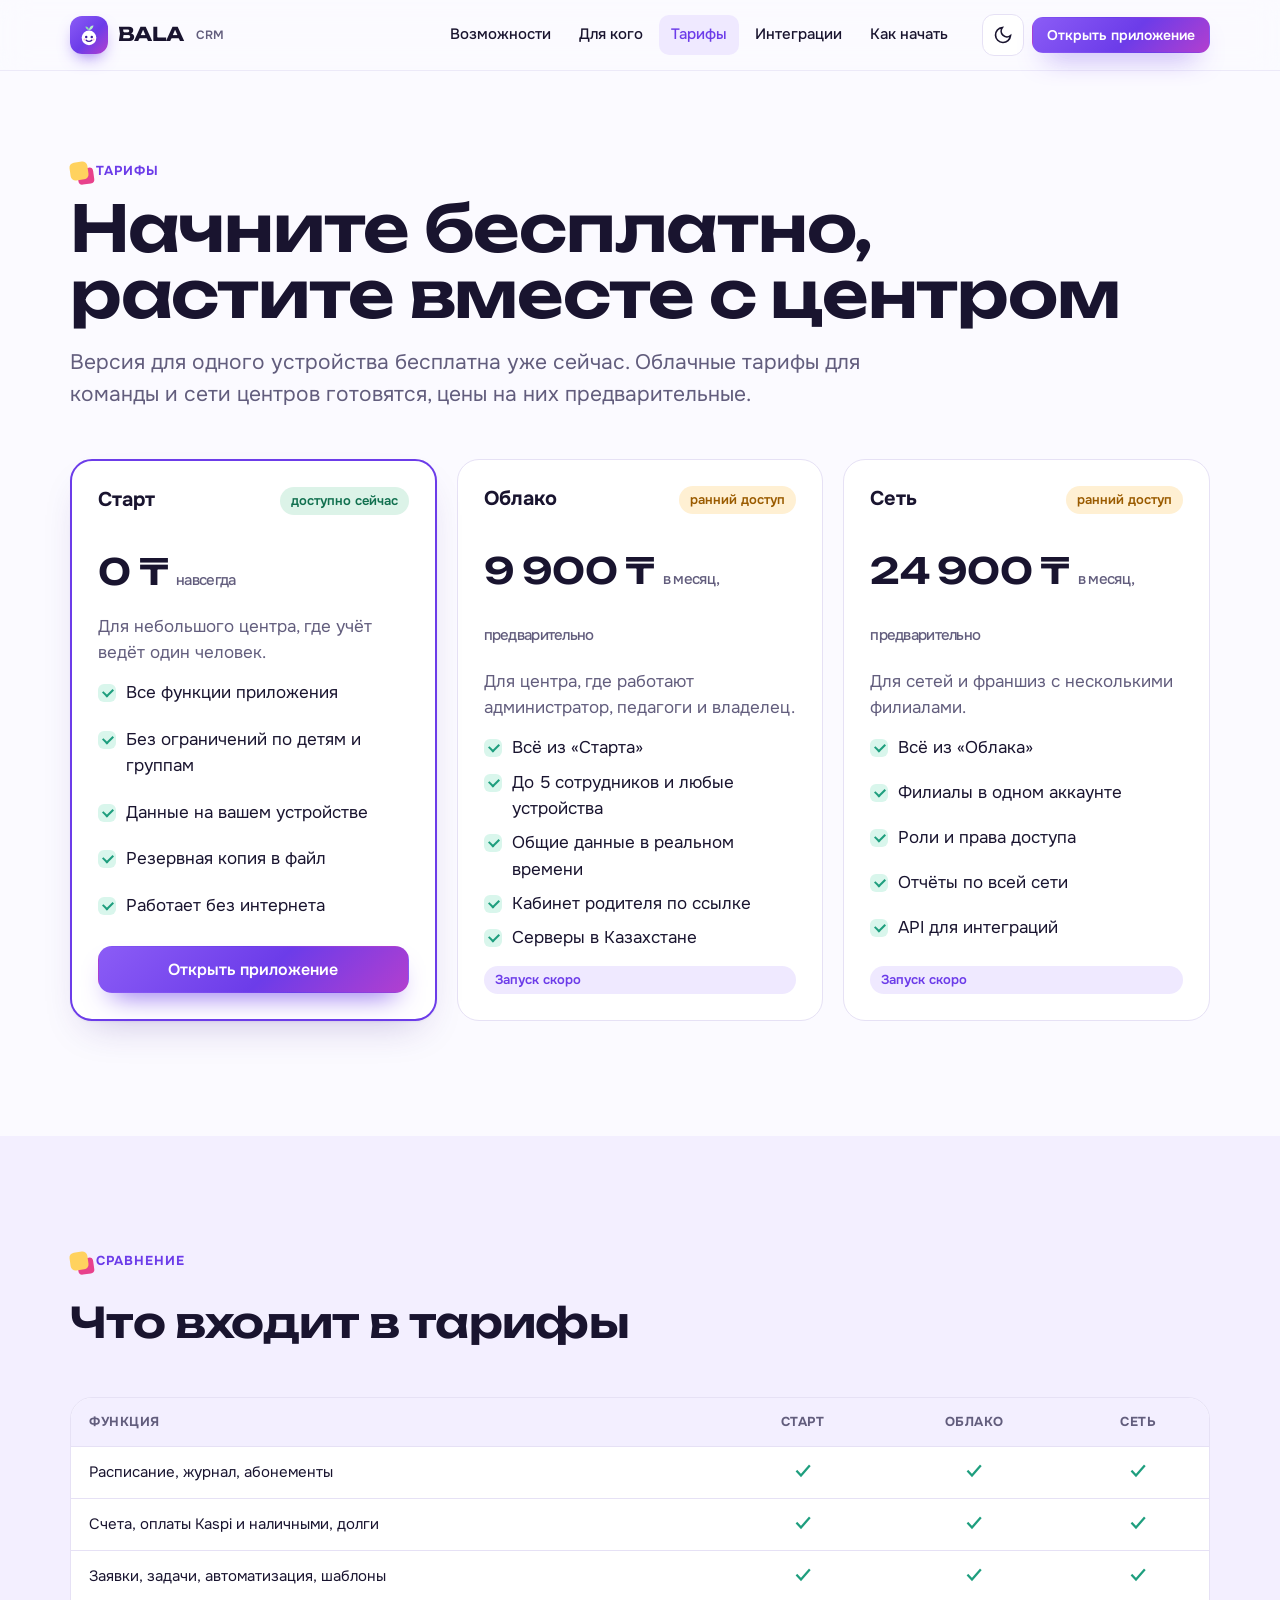
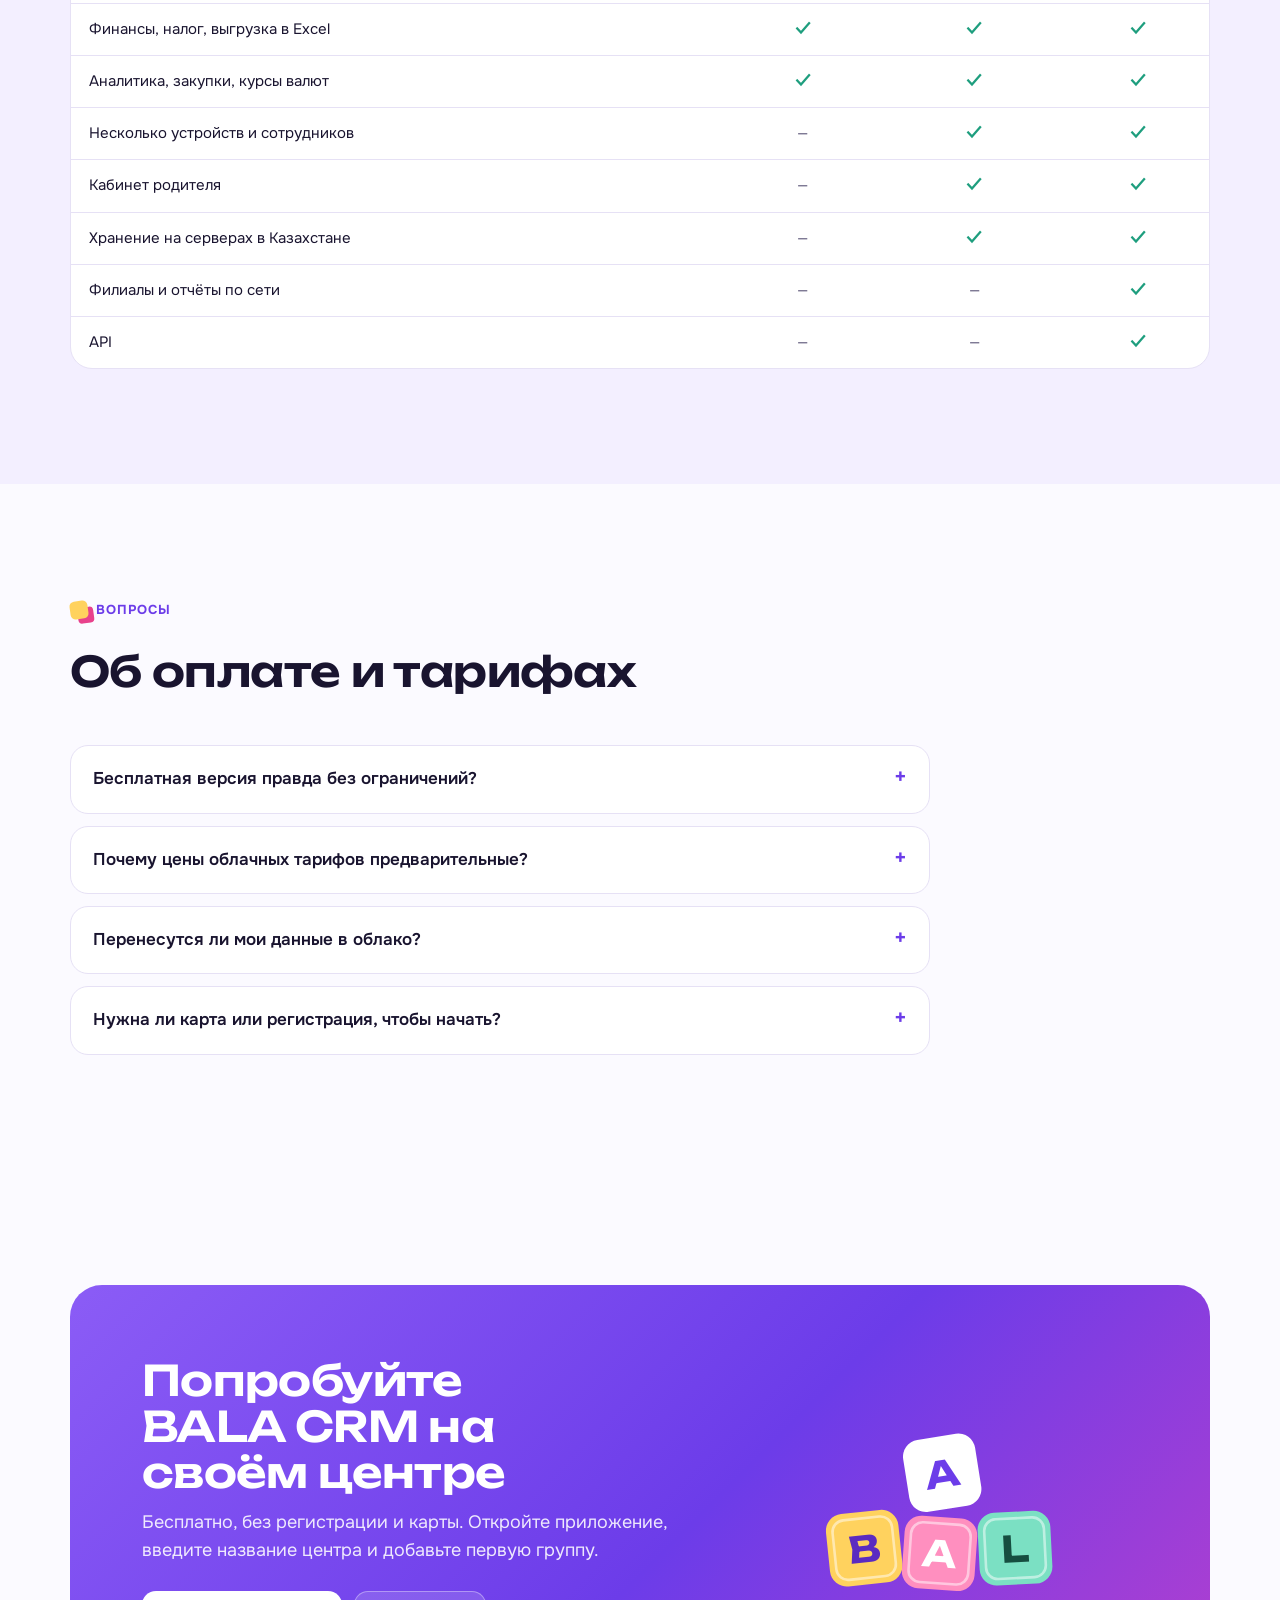
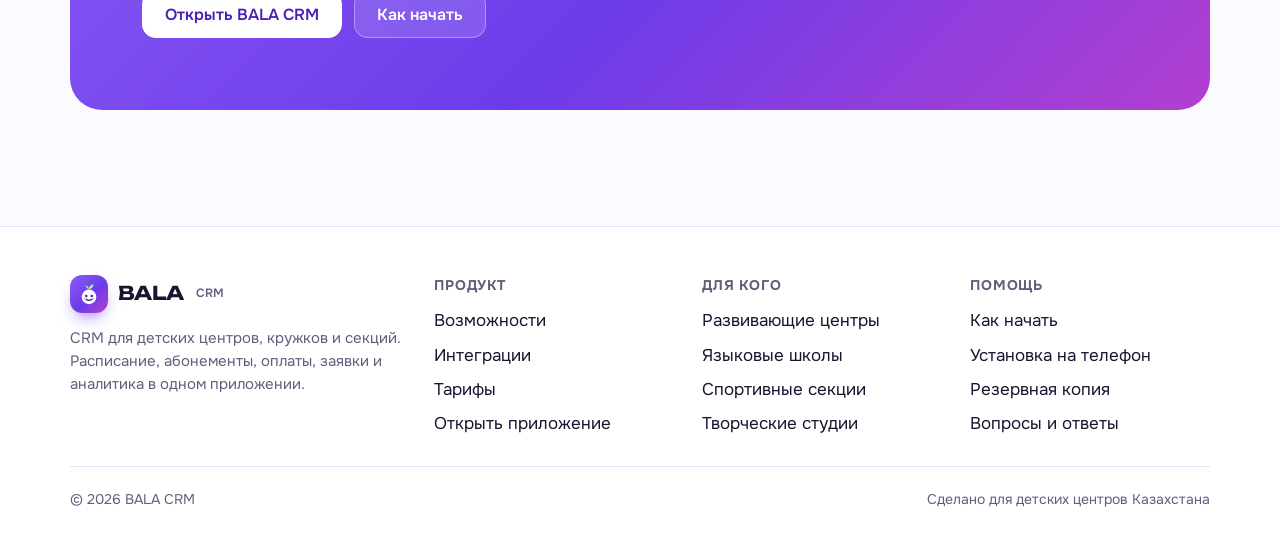
<file: pricing.html>
<!doctype html>
<html lang="ru">
<head>
<meta charset="utf-8">
<meta name="viewport" content="width=device-width, initial-scale=1, viewport-fit=cover">
<title>Тарифы · BALA CRM</title>
<meta name="description" content="Бесплатная версия BALA CRM уже доступна. Облачные тарифы для команды и сети центров в раннем доступе.">
<meta name="theme-color" content="#6C3CE9">
<meta property="og:title" content="Тарифы · BALA CRM">
<meta property="og:description" content="Бесплатная версия BALA CRM уже доступна. Облачные тарифы для команды и сети центров в раннем доступе.">
<meta property="og:image" content="assets/shots/desk-today.webp">
<link rel="icon" type="image/png" href="assets/favicon.png">
<link rel="apple-touch-icon" href="assets/apple-touch-icon.png">
<link rel="preconnect" href="https://fonts.googleapis.com">
<link rel="stylesheet" href="https://fonts.googleapis.com/css2?family=Onest:wght@400;500;600;700&family=Unbounded:wght@500;600;700&display=swap">
<link rel="stylesheet" href="assets/site.css?v=1">
<script src="assets/site.js?v=1"></script>
</head>
<body>
<header class="top"><div class="wrap">
  <a class="brand" href="index.html"><span class="mk"><svg viewBox="0 0 32 32" width="26" height="26" aria-hidden="true"><path d="M16 10c0-3.2 2.2-5.6 5.6-5.6-.5 3.3-2.7 5.6-5.6 5.6z" fill="#B6F2C9"/><path d="M16 10c0-2.6-1.8-4.4-4.4-4.4.4 2.6 2.2 4.4 4.4 4.4z" fill="#8FE3AE"/><circle cx="16" cy="19.5" r="9" fill="#fff"/><circle cx="12.6" cy="18.5" r="1.5" fill="#3B1D9A"/><circle cx="19.4" cy="18.5" r="1.5" fill="#3B1D9A"/><path d="M12.6 22.4c1.8 1.9 5 1.9 6.8 0" stroke="#3B1D9A" stroke-width="1.8" fill="none" stroke-linecap="round"/><circle cx="10.4" cy="21.6" r="1.3" fill="#FFB8D5"/><circle cx="21.6" cy="21.6" r="1.3" fill="#FFB8D5"/></svg></span>BALA <small>CRM</small></a>
  <nav class="nav" id="nav" aria-label="Разделы сайта"><a href="features.html">Возможности</a><a href="solutions.html">Для кого</a><a href="pricing.html" aria-current="page">Тарифы</a><a href="integrations.html">Интеграции</a><a href="start.html">Как начать</a></nav>
  <div class="actions">
    <button class="icon-btn" id="theme" aria-label="Тема"></button>
    <button class="icon-btn burger" id="burger" aria-label="Меню" aria-expanded="false" aria-controls="nav"><svg viewBox="0 0 24 24" width="22" height="22" fill="none" stroke="currentColor" stroke-width="2" stroke-linecap="round" stroke-linejoin="round" aria-hidden="true"><path d="M4 7h16M4 12h16M4 17h16"/></svg></button>
    <a class="btn pri sm" href="app/">Открыть приложение</a>
  </div>
</div></header>
<main>

<section class="page-hero"><div class="wrap"><span class="eyebrow">Тарифы</span><h1>Начните бесплатно, растите вместе с центром</h1>
<p class="lead">Версия для одного устройства бесплатна уже сейчас. Облачные тарифы для команды и сети центров готовятся, цены на них предварительные.</p></div></section>
<section style="padding-top:0"><div class="wrap">
  <div class="plans">
    <div class="card plan hot"><div class="status-row"><h3>Старт</h3><span class="chip now">доступно сейчас</span></div><div class="price">0 ₸ <small>навсегда</small></div><p>Для небольшого центра, где учёт ведёт один человек.</p>
      <ul class="tick"><li>Все функции приложения</li><li>Без ограничений по детям и группам</li><li>Данные на вашем устройстве</li><li>Резервная копия в файл</li><li>Работает без интернета</li></ul>
      <a class="btn pri" href="app/">Открыть приложение</a></div>
    <div class="card plan"><div class="status-row"><h3>Облако</h3><span class="chip soon">ранний доступ</span></div><div class="price">9 900 ₸ <small>в месяц, предварительно</small></div><p>Для центра, где работают администратор, педагоги и владелец.</p>
      <ul class="tick"><li>Всё из «Старта»</li><li>До 5 сотрудников и любые устройства</li><li>Общие данные в реальном времени</li><li>Кабинет родителя по ссылке</li><li>Серверы в Казахстане</li></ul>
      <a class="btn" data-wa="Здравствуйте! Хочу ранний доступ к BALA CRM Облако." href="#">Хочу ранний доступ</a><span class="chip" data-wa-off>Запуск скоро</span></div>
    <div class="card plan"><div class="status-row"><h3>Сеть</h3><span class="chip soon">ранний доступ</span></div><div class="price">24 900 ₸ <small>в месяц, предварительно</small></div><p>Для сетей и франшиз с несколькими филиалами.</p>
      <ul class="tick"><li>Всё из «Облака»</li><li>Филиалы в одном аккаунте</li><li>Роли и права доступа</li><li>Отчёты по всей сети</li><li>API для интеграций</li></ul>
      <a class="btn" data-wa="Здравствуйте! Интересует BALA CRM для сети центров." href="#">Обсудить</a><span class="chip" data-wa-off>Запуск скоро</span></div>
  </div>
</div></section>
<section class="band"><div class="wrap">
  <div class="sec-head"><span class="eyebrow">Сравнение</span><h2>Что входит в тарифы</h2></div>
  <div class="tblw"><table><thead><tr><th>Функция</th><th class="c">Старт</th><th class="c">Облако</th><th class="c">Сеть</th></tr></thead><tbody>
  <tr><td>Расписание, журнал, абонементы</td><td class="c yes">✓</td><td class="c yes">✓</td><td class="c yes">✓</td></tr><tr><td>Счета, оплаты Kaspi и наличными, долги</td><td class="c yes">✓</td><td class="c yes">✓</td><td class="c yes">✓</td></tr><tr><td>Заявки, задачи, автоматизация, шаблоны</td><td class="c yes">✓</td><td class="c yes">✓</td><td class="c yes">✓</td></tr><tr><td>Финансы, налог, выгрузка в Excel</td><td class="c yes">✓</td><td class="c yes">✓</td><td class="c yes">✓</td></tr><tr><td>Аналитика, закупки, курсы валют</td><td class="c yes">✓</td><td class="c yes">✓</td><td class="c yes">✓</td></tr><tr><td>Несколько устройств и сотрудников</td><td class="c no">—</td><td class="c yes">✓</td><td class="c yes">✓</td></tr><tr><td>Кабинет родителя</td><td class="c no">—</td><td class="c yes">✓</td><td class="c yes">✓</td></tr><tr><td>Хранение на серверах в Казахстане</td><td class="c no">—</td><td class="c yes">✓</td><td class="c yes">✓</td></tr><tr><td>Филиалы и отчёты по сети</td><td class="c no">—</td><td class="c no">—</td><td class="c yes">✓</td></tr><tr><td>API</td><td class="c no">—</td><td class="c no">—</td><td class="c yes">✓</td></tr>
  </tbody></table></div>
</div></section>
<section id="faq"><div class="wrap">
  <div class="sec-head"><span class="eyebrow">Вопросы</span><h2>Об оплате и тарифах</h2></div>
  <div class="faq">
    <details><summary>Бесплатная версия правда без ограничений?</summary><p>Да, все функции и без лимитов по детям. Ограничение одно: данные живут на одном устройстве, общей базы для команды нет.</p></details>
    <details><summary>Почему цены облачных тарифов предварительные?</summary><p>Облачная версия ещё в разработке. Окончательные цены объявим при запуске.</p></details>
    <details><summary>Перенесутся ли мои данные в облако?</summary><p>Да. Облачная версия будет принимать файл резервной копии из бесплатной.</p></details>
    <details><summary>Нужна ли карта или регистрация, чтобы начать?</summary><p>Нет. Откройте приложение и введите название центра.</p></details>
  </div>
</div></section>
<section><div class="wrap"><div class="cta">
  <div><h2>Попробуйте BALA CRM на своём центре</h2><p>Бесплатно, без регистрации и карты. Откройте приложение, введите название центра и добавьте первую группу.</p><div class="btns" style="margin-top:26px"><a class="btn" href="app/">Открыть BALA CRM</a><a class="btn ghost" href="start.html">Как начать</a></div></div>
  <svg viewBox="0 0 200 150" aria-hidden="true"><g transform="translate(16 86) rotate(-6 28 28)"><rect width="56" height="56" rx="13" fill="#FFD25E"/><rect x="5" y="5" width="46" height="46" rx="9" fill="none" stroke="rgba(255,255,255,.5)" stroke-width="2"/><text x="28" y="39" text-anchor="middle" font-family="Unbounded, Onest, system-ui, sans-serif" font-weight="700" font-size="28" fill="#5B2BC0">B</text></g><g transform="translate(74 90) rotate(4 28 28)"><rect width="56" height="56" rx="13" fill="#FF8FBF"/><rect x="5" y="5" width="46" height="46" rx="9" fill="none" stroke="rgba(255,255,255,.5)" stroke-width="2"/><text x="28" y="39" text-anchor="middle" font-family="Unbounded, Onest, system-ui, sans-serif" font-weight="700" font-size="28" fill="#ffffff">A</text></g><g transform="translate(132 86) rotate(-3 28 28)"><rect width="56" height="56" rx="13" fill="#7BE0C3"/><rect x="5" y="5" width="46" height="46" rx="9" fill="none" stroke="rgba(255,255,255,.5)" stroke-width="2"/><text x="28" y="39" text-anchor="middle" font-family="Unbounded, Onest, system-ui, sans-serif" font-weight="700" font-size="28" fill="#164E40">L</text></g><g transform="translate(76 28) rotate(-9 28 28)"><rect width="56" height="56" rx="13" fill="#ffffff"/><rect x="5" y="5" width="46" height="46" rx="9" fill="none" stroke="rgba(255,255,255,.5)" stroke-width="2"/><text x="28" y="39" text-anchor="middle" font-family="Unbounded, Onest, system-ui, sans-serif" font-weight="700" font-size="28" fill="#6C3CE9">A</text></g></svg>
</div></div></section>

</main>
<footer><div class="wrap">
  <div><a class="brand" href="index.html"><span class="mk"><svg viewBox="0 0 32 32" width="26" height="26" aria-hidden="true"><path d="M16 10c0-3.2 2.2-5.6 5.6-5.6-.5 3.3-2.7 5.6-5.6 5.6z" fill="#B6F2C9"/><path d="M16 10c0-2.6-1.8-4.4-4.4-4.4.4 2.6 2.2 4.4 4.4 4.4z" fill="#8FE3AE"/><circle cx="16" cy="19.5" r="9" fill="#fff"/><circle cx="12.6" cy="18.5" r="1.5" fill="#3B1D9A"/><circle cx="19.4" cy="18.5" r="1.5" fill="#3B1D9A"/><path d="M12.6 22.4c1.8 1.9 5 1.9 6.8 0" stroke="#3B1D9A" stroke-width="1.8" fill="none" stroke-linecap="round"/><circle cx="10.4" cy="21.6" r="1.3" fill="#FFB8D5"/><circle cx="21.6" cy="21.6" r="1.3" fill="#FFB8D5"/></svg></span>BALA <small>CRM</small></a>
    <p class="muted" style="margin-top:14px;max-width:36ch;font-size:15px">CRM для детских центров, кружков и секций. Расписание, абонементы, оплаты, заявки и аналитика в одном приложении.</p></div>
  <div><h4>Продукт</h4><ul><li><a href="features.html">Возможности</a></li><li><a href="integrations.html">Интеграции</a></li><li><a href="pricing.html">Тарифы</a></li><li><a href="app/">Открыть приложение</a></li></ul></div>
  <div><h4>Для кого</h4><ul><li><a href="solutions.html#centers">Развивающие центры</a></li><li><a href="solutions.html#lang">Языковые школы</a></li><li><a href="solutions.html#sport">Спортивные секции</a></li><li><a href="solutions.html#art">Творческие студии</a></li></ul></div>
  <div><h4>Помощь</h4><ul><li><a href="start.html">Как начать</a></li><li><a href="start.html#install">Установка на телефон</a></li><li><a href="start.html#backup">Резервная копия</a></li><li><a href="pricing.html#faq">Вопросы и ответы</a></li></ul></div>
  <div class="copy"><span>© <span id="year">2026</span> BALA CRM</span><span>Сделано для детских центров Казахстана</span></div>
</div></footer>
</body>
</html>
</file>
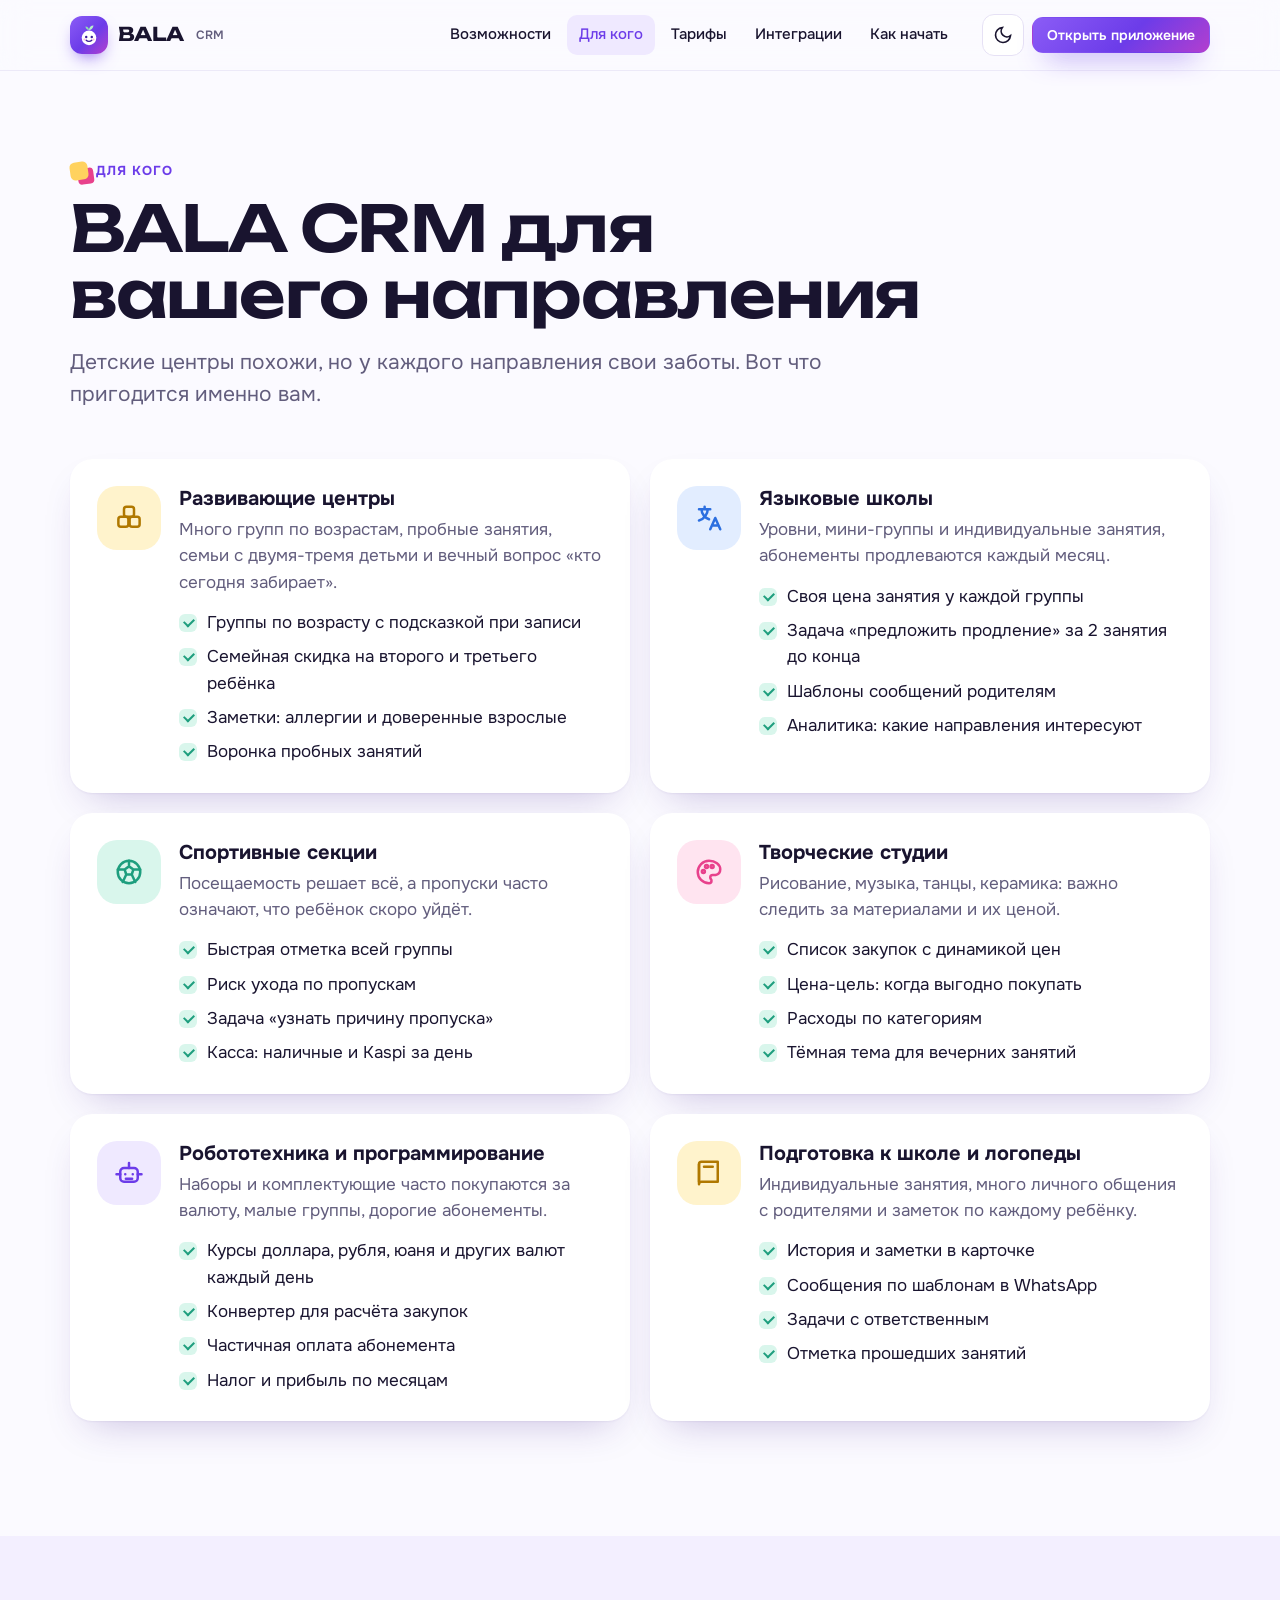
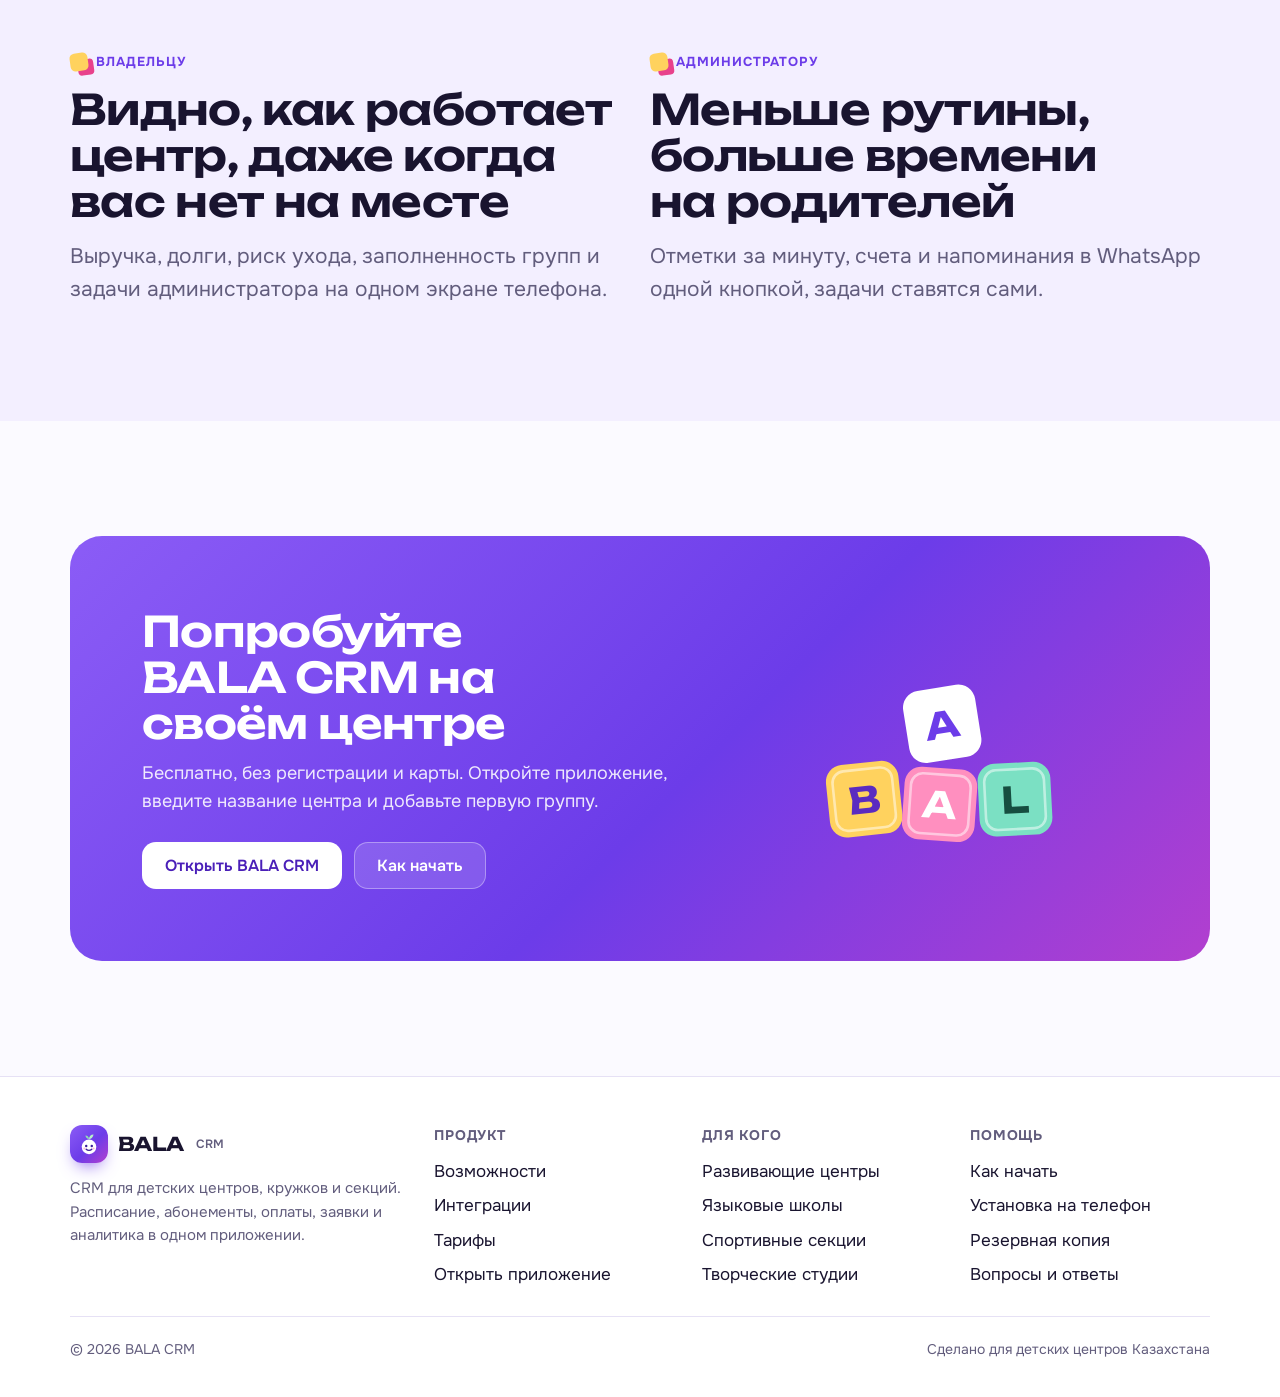
<file: solutions.html>
<!doctype html>
<html lang="ru">
<head>
<meta charset="utf-8">
<meta name="viewport" content="width=device-width, initial-scale=1, viewport-fit=cover">
<title>Для кого · BALA CRM</title>
<meta name="description" content="BALA CRM для развивающих центров, языковых школ, спортивных секций, творческих студий, робототехники и логопедов.">
<meta name="theme-color" content="#6C3CE9">
<meta property="og:title" content="Для кого · BALA CRM">
<meta property="og:description" content="BALA CRM для развивающих центров, языковых школ, спортивных секций, творческих студий, робототехники и логопедов.">
<meta property="og:image" content="assets/shots/desk-today.webp">
<link rel="icon" type="image/png" href="assets/favicon.png">
<link rel="apple-touch-icon" href="assets/apple-touch-icon.png">
<link rel="preconnect" href="https://fonts.googleapis.com">
<link rel="stylesheet" href="https://fonts.googleapis.com/css2?family=Onest:wght@400;500;600;700&family=Unbounded:wght@500;600;700&display=swap">
<link rel="stylesheet" href="assets/site.css?v=1">
<script src="assets/site.js?v=1"></script>
</head>
<body>
<header class="top"><div class="wrap">
  <a class="brand" href="index.html"><span class="mk"><svg viewBox="0 0 32 32" width="26" height="26" aria-hidden="true"><path d="M16 10c0-3.2 2.2-5.6 5.6-5.6-.5 3.3-2.7 5.6-5.6 5.6z" fill="#B6F2C9"/><path d="M16 10c0-2.6-1.8-4.4-4.4-4.4.4 2.6 2.2 4.4 4.4 4.4z" fill="#8FE3AE"/><circle cx="16" cy="19.5" r="9" fill="#fff"/><circle cx="12.6" cy="18.5" r="1.5" fill="#3B1D9A"/><circle cx="19.4" cy="18.5" r="1.5" fill="#3B1D9A"/><path d="M12.6 22.4c1.8 1.9 5 1.9 6.8 0" stroke="#3B1D9A" stroke-width="1.8" fill="none" stroke-linecap="round"/><circle cx="10.4" cy="21.6" r="1.3" fill="#FFB8D5"/><circle cx="21.6" cy="21.6" r="1.3" fill="#FFB8D5"/></svg></span>BALA <small>CRM</small></a>
  <nav class="nav" id="nav" aria-label="Разделы сайта"><a href="features.html">Возможности</a><a href="solutions.html" aria-current="page">Для кого</a><a href="pricing.html">Тарифы</a><a href="integrations.html">Интеграции</a><a href="start.html">Как начать</a></nav>
  <div class="actions">
    <button class="icon-btn" id="theme" aria-label="Тема"></button>
    <button class="icon-btn burger" id="burger" aria-label="Меню" aria-expanded="false" aria-controls="nav"><svg viewBox="0 0 24 24" width="22" height="22" fill="none" stroke="currentColor" stroke-width="2" stroke-linecap="round" stroke-linejoin="round" aria-hidden="true"><path d="M4 7h16M4 12h16M4 17h16"/></svg></button>
    <a class="btn pri sm" href="app/">Открыть приложение</a>
  </div>
</div></header>
<main>

<section class="page-hero"><div class="wrap"><span class="eyebrow">Для кого</span><h1>BALA CRM для вашего направления</h1>
<p class="lead">Детские центры похожи, но у каждого направления свои заботы. Вот что пригодится именно вам.</p></div></section>
<section style="padding-top:0"><div class="wrap"><div class="grid g2">
<div class="card lift seg-card" id="centers"><div class="ic t-sun"><svg viewBox="0 0 24 24" width="30" height="30" fill="none" stroke="currentColor" stroke-width="2" stroke-linecap="round" stroke-linejoin="round" aria-hidden="true"><rect x="3.5" y="11" width="8" height="8" rx="2"/><rect x="12.5" y="11" width="8" height="8" rx="2"/><rect x="8" y="3" width="8" height="8" rx="2"/></svg></div><div><h3>Развивающие центры</h3><p>Много групп по возрастам, пробные занятия, семьи с двумя-тремя детьми и вечный вопрос «кто сегодня забирает».</p><ul class="tick"><li>Группы по возрасту с подсказкой при записи</li><li>Семейная скидка на второго и третьего ребёнка</li><li>Заметки: аллергии и доверенные взрослые</li><li>Воронка пробных занятий</li></ul></div></div><div class="card lift seg-card" id="lang"><div class="ic t-sky"><svg viewBox="0 0 24 24" width="30" height="30" fill="none" stroke="currentColor" stroke-width="2" stroke-linecap="round" stroke-linejoin="round" aria-hidden="true"><path d="M4 5h9M8.5 3v2M6 5c0 4 3 7 6 8M11 5c0 4-3 8-7 9"/><path d="m13 21 4-9 4 9M14.5 18h5"/></svg></div><div><h3>Языковые школы</h3><p>Уровни, мини-группы и индивидуальные занятия, абонементы продлеваются каждый месяц.</p><ul class="tick"><li>Своя цена занятия у каждой группы</li><li>Задача «предложить продление» за 2 занятия до конца</li><li>Шаблоны сообщений родителям</li><li>Аналитика: какие направления интересуют</li></ul></div></div><div class="card lift seg-card" id="sport"><div class="ic t-mint"><svg viewBox="0 0 24 24" width="30" height="30" fill="none" stroke="currentColor" stroke-width="2" stroke-linecap="round" stroke-linejoin="round" aria-hidden="true"><circle cx="12" cy="12" r="9"/><path d="m12 7.5 3.5 2.5-1.3 4H9.8L8.5 10zM12 3v4.5M21 10h-5.5M3 10h5.5M7 20l2.8-6M17 20l-2.8-6"/></svg></div><div><h3>Спортивные секции</h3><p>Посещаемость решает всё, а пропуски часто означают, что ребёнок скоро уйдёт.</p><ul class="tick"><li>Быстрая отметка всей группы</li><li>Риск ухода по пропускам</li><li>Задача «узнать причину пропуска»</li><li>Касса: наличные и Kaspi за день</li></ul></div></div><div class="card lift seg-card" id="art"><div class="ic t-pink"><svg viewBox="0 0 24 24" width="30" height="30" fill="none" stroke="currentColor" stroke-width="2" stroke-linecap="round" stroke-linejoin="round" aria-hidden="true"><path d="M12 3a9 9 0 1 0 0 18c1.1 0 2-.9 2-2 0-.5-.2-1-.5-1.3-.3-.4-.5-.8-.5-1.3 0-1.1.9-2 2-2h2.3A4.7 4.7 0 0 0 21 9.8C21 6 17 3 12 3z"/><circle cx="7.5" cy="11.5" r="1.2"/><circle cx="10" cy="7.5" r="1.2"/><circle cx="14.5" cy="7.5" r="1.2"/></svg></div><div><h3>Творческие студии</h3><p>Рисование, музыка, танцы, керамика: важно следить за материалами и их ценой.</p><ul class="tick"><li>Список закупок с динамикой цен</li><li>Цена-цель: когда выгодно покупать</li><li>Расходы по категориям</li><li>Тёмная тема для вечерних занятий</li></ul></div></div><div class="card lift seg-card" id="tech"><div class="ic t-vio"><svg viewBox="0 0 24 24" width="30" height="30" fill="none" stroke="currentColor" stroke-width="2" stroke-linecap="round" stroke-linejoin="round" aria-hidden="true"><rect x="5" y="8" width="14" height="11" rx="3"/><path d="M12 4v4M9 13h.01M15 13h.01M9.5 16.5h5M2 13h3M19 13h3"/></svg></div><div><h3>Робототехника и программирование</h3><p>Наборы и комплектующие часто покупаются за валюту, малые группы, дорогие абонементы.</p><ul class="tick"><li>Курсы доллара, рубля, юаня и других валют каждый день</li><li>Конвертер для расчёта закупок</li><li>Частичная оплата абонемента</li><li>Налог и прибыль по месяцам</li></ul></div></div><div class="card lift seg-card" id="school"><div class="ic t-sun"><svg viewBox="0 0 24 24" width="30" height="30" fill="none" stroke="currentColor" stroke-width="2" stroke-linecap="round" stroke-linejoin="round" aria-hidden="true"><path d="M4 5a2 2 0 0 1 2-2h13v16H6a2 2 0 0 0-2 2z"/><path d="M4 19V5M8 7h7"/></svg></div><div><h3>Подготовка к школе и логопеды</h3><p>Индивидуальные занятия, много личного общения с родителями и заметок по каждому ребёнку.</p><ul class="tick"><li>История и заметки в карточке</li><li>Сообщения по шаблонам в WhatsApp</li><li>Задачи с ответственным</li><li>Отметка прошедших занятий</li></ul></div></div>
</div></div></section>
<section class="band"><div class="wrap"><div class="split">
  <div><span class="eyebrow">Владельцу</span><h2>Видно, как работает центр, даже когда вас нет на месте</h2><p class="lead" style="margin-top:16px">Выручка, долги, риск ухода, заполненность групп и задачи администратора на одном экране телефона.</p></div>
  <div><span class="eyebrow">Администратору</span><h2>Меньше рутины, больше времени на родителей</h2><p class="lead" style="margin-top:16px">Отметки за минуту, счета и напоминания в WhatsApp одной кнопкой, задачи ставятся сами.</p></div>
</div></div></section>
<section><div class="wrap"><div class="cta">
  <div><h2>Попробуйте BALA CRM на своём центре</h2><p>Бесплатно, без регистрации и карты. Откройте приложение, введите название центра и добавьте первую группу.</p><div class="btns" style="margin-top:26px"><a class="btn" href="app/">Открыть BALA CRM</a><a class="btn ghost" href="start.html">Как начать</a></div></div>
  <svg viewBox="0 0 200 150" aria-hidden="true"><g transform="translate(16 86) rotate(-6 28 28)"><rect width="56" height="56" rx="13" fill="#FFD25E"/><rect x="5" y="5" width="46" height="46" rx="9" fill="none" stroke="rgba(255,255,255,.5)" stroke-width="2"/><text x="28" y="39" text-anchor="middle" font-family="Unbounded, Onest, system-ui, sans-serif" font-weight="700" font-size="28" fill="#5B2BC0">B</text></g><g transform="translate(74 90) rotate(4 28 28)"><rect width="56" height="56" rx="13" fill="#FF8FBF"/><rect x="5" y="5" width="46" height="46" rx="9" fill="none" stroke="rgba(255,255,255,.5)" stroke-width="2"/><text x="28" y="39" text-anchor="middle" font-family="Unbounded, Onest, system-ui, sans-serif" font-weight="700" font-size="28" fill="#ffffff">A</text></g><g transform="translate(132 86) rotate(-3 28 28)"><rect width="56" height="56" rx="13" fill="#7BE0C3"/><rect x="5" y="5" width="46" height="46" rx="9" fill="none" stroke="rgba(255,255,255,.5)" stroke-width="2"/><text x="28" y="39" text-anchor="middle" font-family="Unbounded, Onest, system-ui, sans-serif" font-weight="700" font-size="28" fill="#164E40">L</text></g><g transform="translate(76 28) rotate(-9 28 28)"><rect width="56" height="56" rx="13" fill="#ffffff"/><rect x="5" y="5" width="46" height="46" rx="9" fill="none" stroke="rgba(255,255,255,.5)" stroke-width="2"/><text x="28" y="39" text-anchor="middle" font-family="Unbounded, Onest, system-ui, sans-serif" font-weight="700" font-size="28" fill="#6C3CE9">A</text></g></svg>
</div></div></section>

</main>
<footer><div class="wrap">
  <div><a class="brand" href="index.html"><span class="mk"><svg viewBox="0 0 32 32" width="26" height="26" aria-hidden="true"><path d="M16 10c0-3.2 2.2-5.6 5.6-5.6-.5 3.3-2.7 5.6-5.6 5.6z" fill="#B6F2C9"/><path d="M16 10c0-2.6-1.8-4.4-4.4-4.4.4 2.6 2.2 4.4 4.4 4.4z" fill="#8FE3AE"/><circle cx="16" cy="19.5" r="9" fill="#fff"/><circle cx="12.6" cy="18.5" r="1.5" fill="#3B1D9A"/><circle cx="19.4" cy="18.5" r="1.5" fill="#3B1D9A"/><path d="M12.6 22.4c1.8 1.9 5 1.9 6.8 0" stroke="#3B1D9A" stroke-width="1.8" fill="none" stroke-linecap="round"/><circle cx="10.4" cy="21.6" r="1.3" fill="#FFB8D5"/><circle cx="21.6" cy="21.6" r="1.3" fill="#FFB8D5"/></svg></span>BALA <small>CRM</small></a>
    <p class="muted" style="margin-top:14px;max-width:36ch;font-size:15px">CRM для детских центров, кружков и секций. Расписание, абонементы, оплаты, заявки и аналитика в одном приложении.</p></div>
  <div><h4>Продукт</h4><ul><li><a href="features.html">Возможности</a></li><li><a href="integrations.html">Интеграции</a></li><li><a href="pricing.html">Тарифы</a></li><li><a href="app/">Открыть приложение</a></li></ul></div>
  <div><h4>Для кого</h4><ul><li><a href="solutions.html#centers">Развивающие центры</a></li><li><a href="solutions.html#lang">Языковые школы</a></li><li><a href="solutions.html#sport">Спортивные секции</a></li><li><a href="solutions.html#art">Творческие студии</a></li></ul></div>
  <div><h4>Помощь</h4><ul><li><a href="start.html">Как начать</a></li><li><a href="start.html#install">Установка на телефон</a></li><li><a href="start.html#backup">Резервная копия</a></li><li><a href="pricing.html#faq">Вопросы и ответы</a></li></ul></div>
  <div class="copy"><span>© <span id="year">2026</span> BALA CRM</span><span>Сделано для детских центров Казахстана</span></div>
</div></footer>
</body>
</html>
</file>
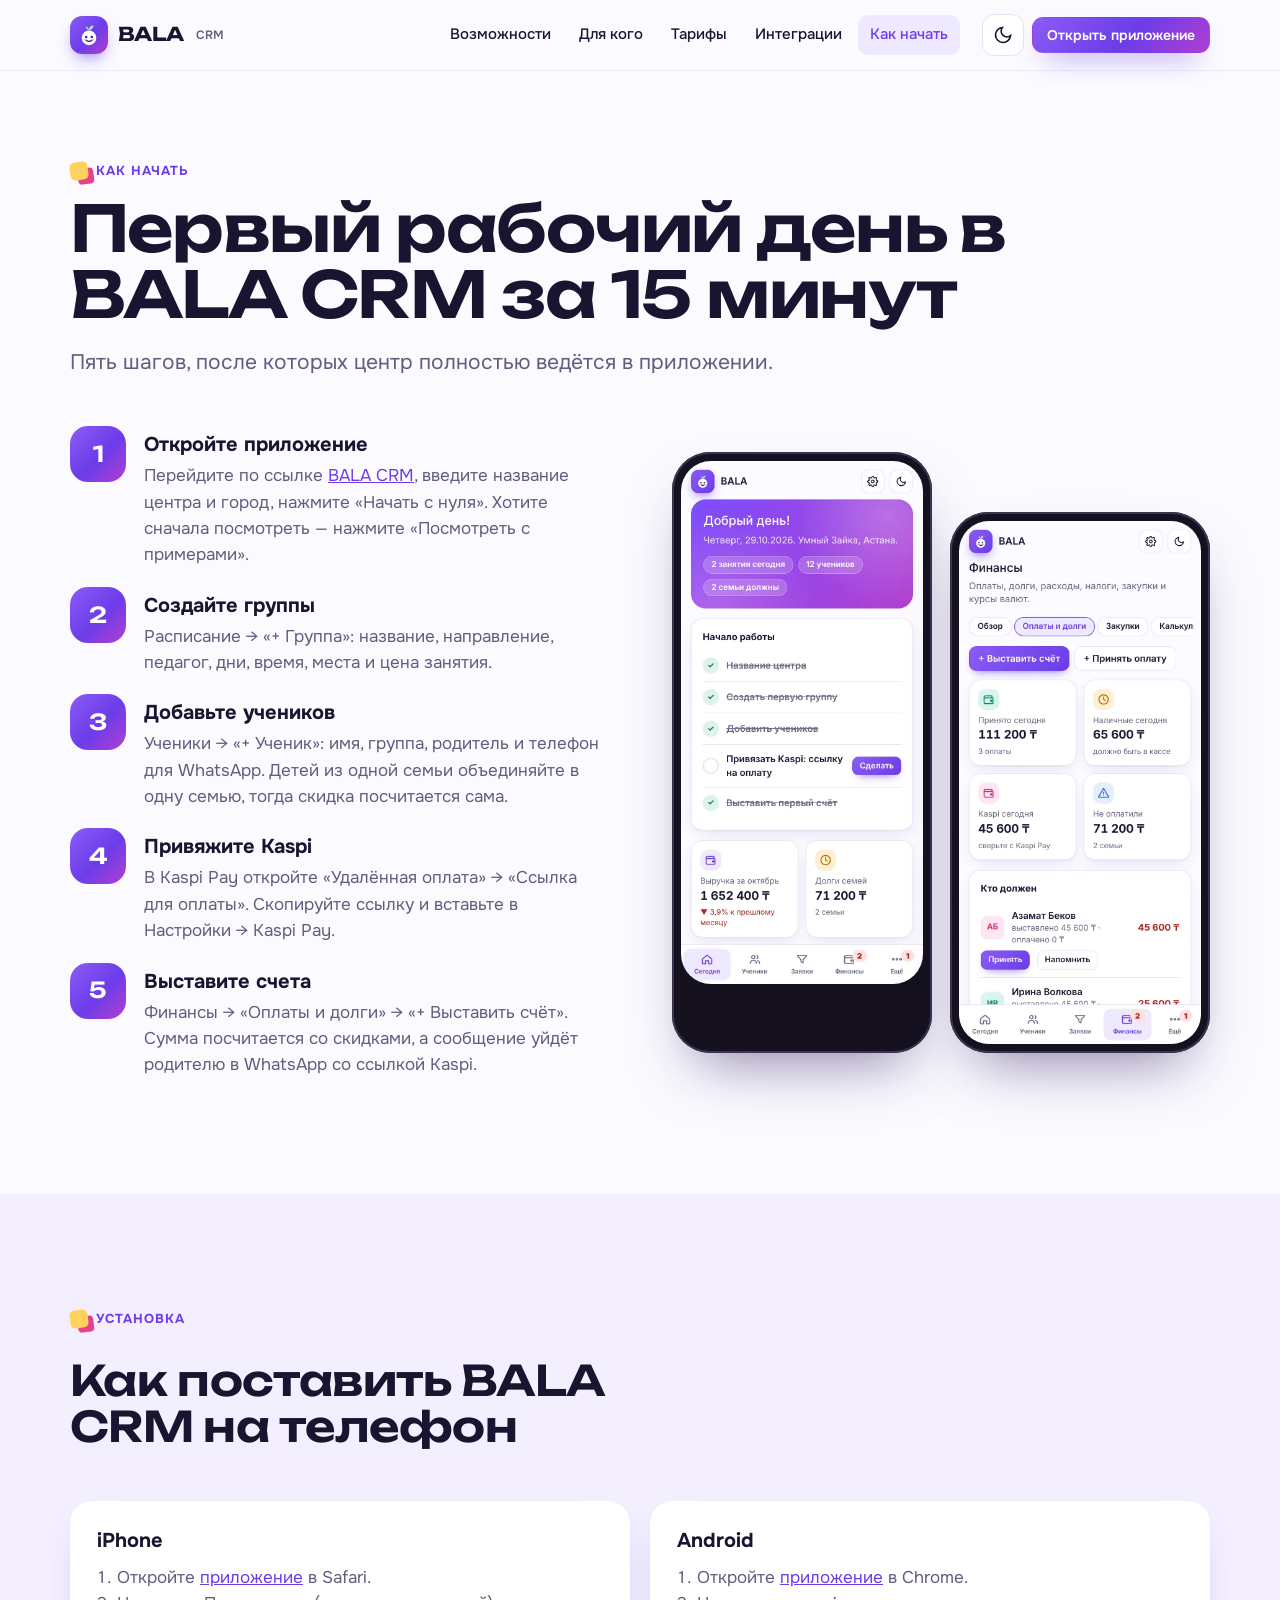
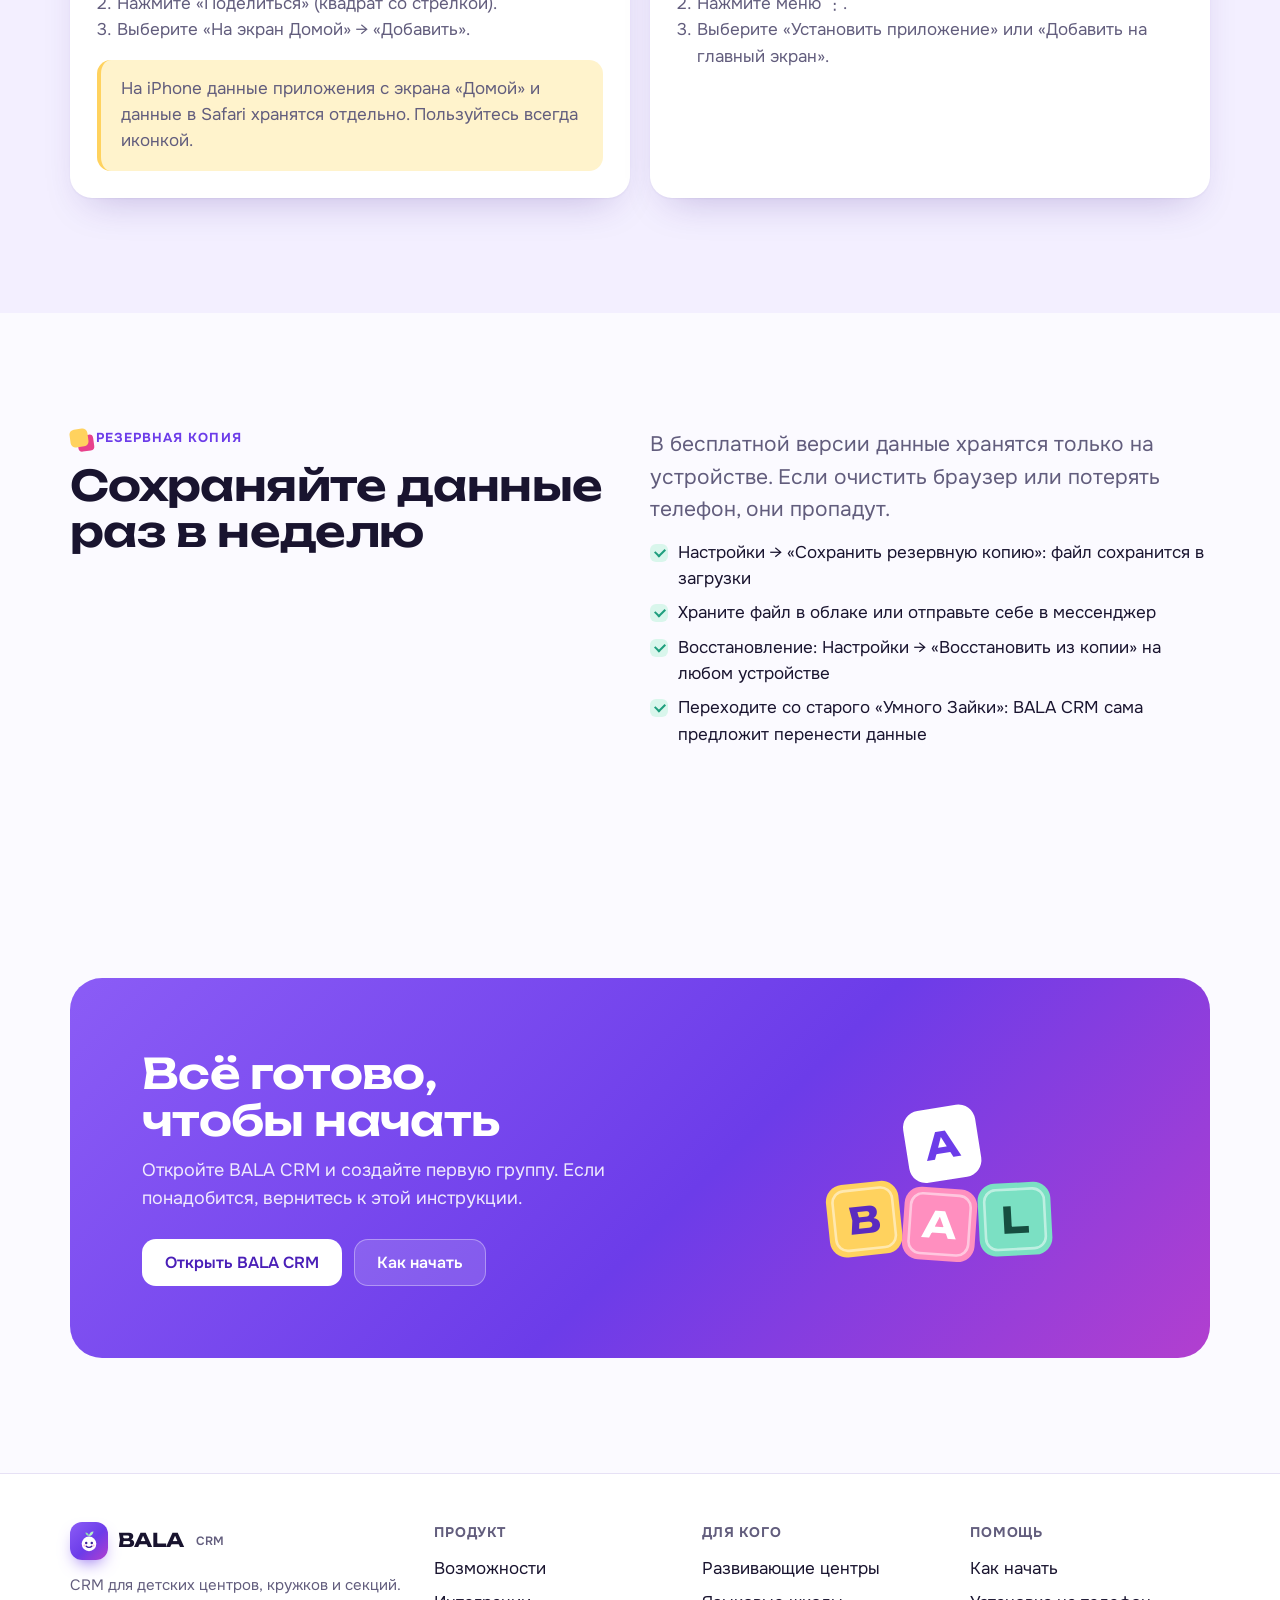
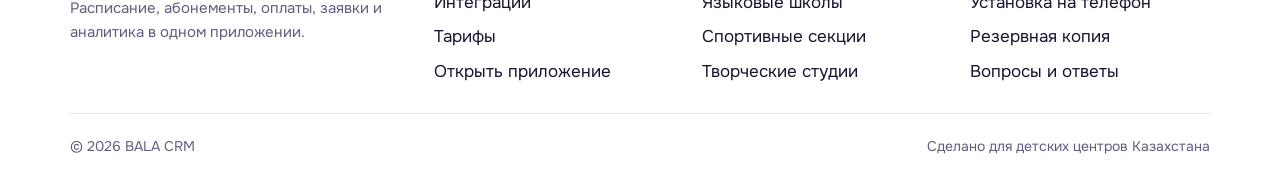
<file: start.html>
<!doctype html>
<html lang="ru">
<head>
<meta charset="utf-8">
<meta name="viewport" content="width=device-width, initial-scale=1, viewport-fit=cover">
<title>Как начать · BALA CRM</title>
<meta name="description" content="Пять шагов, чтобы начать вести детский центр в BALA CRM, установка на телефон и резервные копии.">
<meta name="theme-color" content="#6C3CE9">
<meta property="og:title" content="Как начать · BALA CRM">
<meta property="og:description" content="Пять шагов, чтобы начать вести детский центр в BALA CRM, установка на телефон и резервные копии.">
<meta property="og:image" content="assets/shots/desk-today.webp">
<link rel="icon" type="image/png" href="assets/favicon.png">
<link rel="apple-touch-icon" href="assets/apple-touch-icon.png">
<link rel="preconnect" href="https://fonts.googleapis.com">
<link rel="stylesheet" href="https://fonts.googleapis.com/css2?family=Onest:wght@400;500;600;700&family=Unbounded:wght@500;600;700&display=swap">
<link rel="stylesheet" href="assets/site.css?v=1">
<script src="assets/site.js?v=1"></script>
</head>
<body>
<header class="top"><div class="wrap">
  <a class="brand" href="index.html"><span class="mk"><svg viewBox="0 0 32 32" width="26" height="26" aria-hidden="true"><path d="M16 10c0-3.2 2.2-5.6 5.6-5.6-.5 3.3-2.7 5.6-5.6 5.6z" fill="#B6F2C9"/><path d="M16 10c0-2.6-1.8-4.4-4.4-4.4.4 2.6 2.2 4.4 4.4 4.4z" fill="#8FE3AE"/><circle cx="16" cy="19.5" r="9" fill="#fff"/><circle cx="12.6" cy="18.5" r="1.5" fill="#3B1D9A"/><circle cx="19.4" cy="18.5" r="1.5" fill="#3B1D9A"/><path d="M12.6 22.4c1.8 1.9 5 1.9 6.8 0" stroke="#3B1D9A" stroke-width="1.8" fill="none" stroke-linecap="round"/><circle cx="10.4" cy="21.6" r="1.3" fill="#FFB8D5"/><circle cx="21.6" cy="21.6" r="1.3" fill="#FFB8D5"/></svg></span>BALA <small>CRM</small></a>
  <nav class="nav" id="nav" aria-label="Разделы сайта"><a href="features.html">Возможности</a><a href="solutions.html">Для кого</a><a href="pricing.html">Тарифы</a><a href="integrations.html">Интеграции</a><a href="start.html" aria-current="page">Как начать</a></nav>
  <div class="actions">
    <button class="icon-btn" id="theme" aria-label="Тема"></button>
    <button class="icon-btn burger" id="burger" aria-label="Меню" aria-expanded="false" aria-controls="nav"><svg viewBox="0 0 24 24" width="22" height="22" fill="none" stroke="currentColor" stroke-width="2" stroke-linecap="round" stroke-linejoin="round" aria-hidden="true"><path d="M4 7h16M4 12h16M4 17h16"/></svg></button>
    <a class="btn pri sm" href="app/">Открыть приложение</a>
  </div>
</div></header>
<main>

<section class="page-hero"><div class="wrap"><span class="eyebrow">Как начать</span><h1>Первый рабочий день в BALA CRM за 15 минут</h1>
<p class="lead">Пять шагов, после которых центр полностью ведётся в приложении.</p></div></section>
<section style="padding-top:0"><div class="wrap"><div class="feature">
  <div class="steps">
    <div class="step"><div><h3>Откройте приложение</h3><p>Перейдите по ссылке <a href="app/">BALA CRM</a>, введите название центра и город, нажмите «Начать с нуля». Хотите сначала посмотреть — нажмите «Посмотреть с примерами».</p></div></div>
    <div class="step"><div><h3>Создайте группы</h3><p>Расписание → «+ Группа»: название, направление, педагог, дни, время, места и цена занятия.</p></div></div>
    <div class="step"><div><h3>Добавьте учеников</h3><p>Ученики → «+ Ученик»: имя, группа, родитель и телефон для WhatsApp. Детей из одной семьи объединяйте в одну семью, тогда скидка посчитается сама.</p></div></div>
    <div class="step"><div><h3>Привяжите Kaspi</h3><p>В Kaspi Pay откройте «Удалённая оплата» → «Ссылка для оплаты». Скопируйте ссылку и вставьте в Настройки → Kaspi Pay.</p></div></div>
    <div class="step"><div><h3>Выставите счета</h3><p>Финансы → «Оплаты и долги» → «+ Выставить счёт». Сумма посчитается со скидками, а сообщение уйдёт родителю в WhatsApp со ссылкой Kaspi.</p></div></div>
  </div>
  <div class="media"><div class="phone"><img src="assets/shots/m-today.webp" alt="Главный экран" loading="lazy" decoding="async"></div><div class="phone"><img src="assets/shots/m-payments.webp" alt="Счета и оплаты" loading="lazy" decoding="async"></div></div>
</div></div></section>
<section class="band" id="install"><div class="wrap">
  <div class="sec-head"><span class="eyebrow">Установка</span><h2>Как поставить BALA CRM на телефон</h2></div>
  <div class="grid g2">
    <div class="card lift"><h3>iPhone</h3><ol style="margin:12px 0 0;padding-left:20px;color:var(--muted)"><li>Откройте <a href="app/">приложение</a> в Safari.</li><li>Нажмите «Поделиться» (квадрат со стрелкой).</li><li>Выберите «На экран Домой» → «Добавить».</li></ol><p class="callout" style="margin-top:16px">На iPhone данные приложения с экрана «Домой» и данные в Safari хранятся отдельно. Пользуйтесь всегда иконкой.</p></div>
    <div class="card lift"><h3>Android</h3><ol style="margin:12px 0 0;padding-left:20px;color:var(--muted)"><li>Откройте <a href="app/">приложение</a> в Chrome.</li><li>Нажмите меню ⋮.</li><li>Выберите «Установить приложение» или «Добавить на главный экран».</li></ol></div>
  </div>
</div></section>
<section id="backup"><div class="wrap"><div class="split">
  <div><span class="eyebrow">Резервная копия</span><h2>Сохраняйте данные раз в неделю</h2></div>
  <div><p class="lead">В бесплатной версии данные хранятся только на устройстве. Если очистить браузер или потерять телефон, они пропадут.</p>
  <ul class="tick"><li>Настройки → «Сохранить резервную копию»: файл сохранится в загрузки</li><li>Храните файл в облаке или отправьте себе в мессенджер</li><li>Восстановление: Настройки → «Восстановить из копии» на любом устройстве</li><li>Переходите со старого «Умного Зайки»: BALA CRM сама предложит перенести данные</li></ul></div>
</div></div></section>
<section><div class="wrap"><div class="cta">
  <div><h2>Всё готово, чтобы начать</h2><p>Откройте BALA CRM и создайте первую группу. Если понадобится, вернитесь к этой инструкции.</p><div class="btns" style="margin-top:26px"><a class="btn" href="app/">Открыть BALA CRM</a><a class="btn ghost" href="start.html">Как начать</a></div></div>
  <svg viewBox="0 0 200 150" aria-hidden="true"><g transform="translate(16 86) rotate(-6 28 28)"><rect width="56" height="56" rx="13" fill="#FFD25E"/><rect x="5" y="5" width="46" height="46" rx="9" fill="none" stroke="rgba(255,255,255,.5)" stroke-width="2"/><text x="28" y="39" text-anchor="middle" font-family="Unbounded, Onest, system-ui, sans-serif" font-weight="700" font-size="28" fill="#5B2BC0">B</text></g><g transform="translate(74 90) rotate(4 28 28)"><rect width="56" height="56" rx="13" fill="#FF8FBF"/><rect x="5" y="5" width="46" height="46" rx="9" fill="none" stroke="rgba(255,255,255,.5)" stroke-width="2"/><text x="28" y="39" text-anchor="middle" font-family="Unbounded, Onest, system-ui, sans-serif" font-weight="700" font-size="28" fill="#ffffff">A</text></g><g transform="translate(132 86) rotate(-3 28 28)"><rect width="56" height="56" rx="13" fill="#7BE0C3"/><rect x="5" y="5" width="46" height="46" rx="9" fill="none" stroke="rgba(255,255,255,.5)" stroke-width="2"/><text x="28" y="39" text-anchor="middle" font-family="Unbounded, Onest, system-ui, sans-serif" font-weight="700" font-size="28" fill="#164E40">L</text></g><g transform="translate(76 28) rotate(-9 28 28)"><rect width="56" height="56" rx="13" fill="#ffffff"/><rect x="5" y="5" width="46" height="46" rx="9" fill="none" stroke="rgba(255,255,255,.5)" stroke-width="2"/><text x="28" y="39" text-anchor="middle" font-family="Unbounded, Onest, system-ui, sans-serif" font-weight="700" font-size="28" fill="#6C3CE9">A</text></g></svg>
</div></div></section>

</main>
<footer><div class="wrap">
  <div><a class="brand" href="index.html"><span class="mk"><svg viewBox="0 0 32 32" width="26" height="26" aria-hidden="true"><path d="M16 10c0-3.2 2.2-5.6 5.6-5.6-.5 3.3-2.7 5.6-5.6 5.6z" fill="#B6F2C9"/><path d="M16 10c0-2.6-1.8-4.4-4.4-4.4.4 2.6 2.2 4.4 4.4 4.4z" fill="#8FE3AE"/><circle cx="16" cy="19.5" r="9" fill="#fff"/><circle cx="12.6" cy="18.5" r="1.5" fill="#3B1D9A"/><circle cx="19.4" cy="18.5" r="1.5" fill="#3B1D9A"/><path d="M12.6 22.4c1.8 1.9 5 1.9 6.8 0" stroke="#3B1D9A" stroke-width="1.8" fill="none" stroke-linecap="round"/><circle cx="10.4" cy="21.6" r="1.3" fill="#FFB8D5"/><circle cx="21.6" cy="21.6" r="1.3" fill="#FFB8D5"/></svg></span>BALA <small>CRM</small></a>
    <p class="muted" style="margin-top:14px;max-width:36ch;font-size:15px">CRM для детских центров, кружков и секций. Расписание, абонементы, оплаты, заявки и аналитика в одном приложении.</p></div>
  <div><h4>Продукт</h4><ul><li><a href="features.html">Возможности</a></li><li><a href="integrations.html">Интеграции</a></li><li><a href="pricing.html">Тарифы</a></li><li><a href="app/">Открыть приложение</a></li></ul></div>
  <div><h4>Для кого</h4><ul><li><a href="solutions.html#centers">Развивающие центры</a></li><li><a href="solutions.html#lang">Языковые школы</a></li><li><a href="solutions.html#sport">Спортивные секции</a></li><li><a href="solutions.html#art">Творческие студии</a></li></ul></div>
  <div><h4>Помощь</h4><ul><li><a href="start.html">Как начать</a></li><li><a href="start.html#install">Установка на телефон</a></li><li><a href="start.html#backup">Резервная копия</a></li><li><a href="pricing.html#faq">Вопросы и ответы</a></li></ul></div>
  <div class="copy"><span>© <span id="year">2026</span> BALA CRM</span><span>Сделано для детских центров Казахстана</span></div>
</div></footer>
</body>
</html>
</file>
<file: assets/site.css>
/* BALA CRM — сайт. Слои: токены → основа → шапка → секции → компоненты → страницы */
:root {
  --bg: #FBFAFF; --bg2: #F3EFFF; --surface: #FFFFFF; --ink: #19142F; --muted: #625D7D; --line: #E6E1F5;
  --accent: #6C3CE9; --accent2: #8B5CF6; --accent-ink: #FFFFFF; --accent-soft: #EFE9FF;
  --sun: #FFD25E; --sun-s: #FFF3CC; --pink: #E8418C; --pink-s: #FFE4F0; --mint: #1E9E7E; --mint-s: #D9F6EC; --sky: #2C6FE0; --sky-s: #E2EDFF;
  --good: #11704F; --good-bg: #DCF3E8; --warn: #9A5B00; --warn-bg: #FFF0D3;
  --grad: linear-gradient(135deg, #8B5CF6, #6C3CE9 55%, #B23FCF);
  --shadow: 0 1px 2px rgba(60, 30, 140, .06), 0 18px 40px -18px rgba(60, 30, 140, .28);
  --f-display: "Unbounded", "Onest", system-ui, sans-serif;
  --f-body: "Onest", system-ui, -apple-system, "Segoe UI", sans-serif;
  --wrap: 1180px; --r: 22px;
}
@media (prefers-color-scheme: dark) {
  :root:not([data-theme="light"]) {
    --bg: #0E0B1B; --bg2: #161229; --surface: #1A1631; --ink: #F1EEFF; --muted: #A49FC4; --line: #2E2852;
    --accent: #A88BFF; --accent2: #B9A2FF; --accent-ink: #130A33; --accent-soft: #2A2152;
    --sun: #FFD25E; --sun-s: #3A2E10; --pink: #FF86B8; --pink-s: #40192F; --mint: #55DDC0; --mint-s: #0F3A33; --sky: #7DB0FF; --sky-s: #172B52;
    --good: #5ADBA8; --good-bg: #123A2B; --warn: #FFC565; --warn-bg: #3B2A0E; --shadow: 0 18px 40px -20px rgba(0, 0, 0, .7);
    color-scheme: dark;
  }
}
:root[data-theme="dark"] {
  --bg: #0E0B1B; --bg2: #161229; --surface: #1A1631; --ink: #F1EEFF; --muted: #A49FC4; --line: #2E2852;
  --accent: #A88BFF; --accent2: #B9A2FF; --accent-ink: #130A33; --accent-soft: #2A2152;
  --sun: #FFD25E; --sun-s: #3A2E10; --pink: #FF86B8; --pink-s: #40192F; --mint: #55DDC0; --mint-s: #0F3A33; --sky: #7DB0FF; --sky-s: #172B52;
  --good: #5ADBA8; --good-bg: #123A2B; --warn: #FFC565; --warn-bg: #3B2A0E; --shadow: 0 18px 40px -20px rgba(0, 0, 0, .7);
  color-scheme: dark;
}
* { box-sizing: border-box; }
html { -webkit-text-size-adjust: 100%; scroll-behavior: smooth; }
@media (prefers-reduced-motion: reduce) { html { scroll-behavior: auto; } * { animation: none !important; transition: none !important; } }
body { margin: 0; background: var(--bg); color: var(--ink); font-family: var(--f-body); font-size: 17px; line-height: 1.55; }
img { max-width: 100%; display: block; }
a { color: var(--accent); }
:focus-visible { outline: 2px solid var(--accent); outline-offset: 3px; border-radius: 6px; }
[hidden] { display: none !important; }
.wrap { max-width: var(--wrap); margin: 0 auto; padding-left: max(20px, env(safe-area-inset-left, 0px)); padding-right: max(20px, env(safe-area-inset-right, 0px)); }
h1, h2, h3 { text-wrap: balance; margin: 0; }
h1 { font-family: var(--f-display); font-weight: 600; font-size: clamp(34px, 5.4vw, 64px); line-height: 1.04; letter-spacing: -.02em; }
h2 { font-family: var(--f-display); font-weight: 600; font-size: clamp(26px, 3.4vw, 42px); line-height: 1.1; letter-spacing: -.015em; }
h3 { font-size: 20px; line-height: 1.25; }
p { margin: 0; }
.lead { font-size: clamp(18px, 1.7vw, 21px); color: var(--muted); max-width: 60ch; }
.eyebrow { display: inline-flex; align-items: center; gap: 8px; font-size: 13px; font-weight: 700; letter-spacing: .08em; text-transform: uppercase; color: var(--accent); margin-bottom: 14px; }
.eyebrow::before { content: ""; width: 18px; height: 18px; border-radius: 5px; background: var(--sun); box-shadow: 6px 6px 0 -1px var(--pink); transform: rotate(-8deg); }
.muted { color: var(--muted); }

/* ---------- кнопки ---------- */
.btn { display: inline-flex; align-items: center; justify-content: center; gap: 8px; padding: 13px 22px; border-radius: 14px; font: 600 16px/1.2 var(--f-body); text-decoration: none; border: 1px solid var(--line); background: var(--surface); color: var(--ink); cursor: pointer; transition: transform .15s, box-shadow .15s, border-color .15s; }
.btn:hover { border-color: var(--accent); transform: translateY(-1px); }
.btn.pri { background: var(--grad); color: #fff; border-color: transparent; box-shadow: 0 14px 28px -14px #6C3CE9; }
.btn.pri:hover { box-shadow: 0 18px 34px -14px #6C3CE9; }
.btn.sm { padding: 9px 14px; font-size: 14px; border-radius: 11px; }
.btns { display: flex; gap: 12px; flex-wrap: wrap; }

/* ---------- шапка ---------- */
body::before { content: ""; position: fixed; inset: 0 0 auto; height: env(safe-area-inset-top, 0px); background: var(--bg); z-index: 60; }
.top { position: sticky; top: env(safe-area-inset-top, 0px); z-index: 50; background: color-mix(in srgb, var(--bg) 82%, transparent); backdrop-filter: saturate(1.4) blur(14px); -webkit-backdrop-filter: saturate(1.4) blur(14px); border-bottom: 1px solid color-mix(in srgb, var(--line) 70%, transparent); }
.top .wrap { display: flex; align-items: center; gap: 22px; height: 70px; }
.brand { display: flex; align-items: center; gap: 10px; text-decoration: none; color: var(--ink); font-family: var(--f-display); font-weight: 700; font-size: 19px; letter-spacing: -.01em; }
.brand .mk { width: 38px; height: 38px; border-radius: 12px; background: var(--grad); display: grid; place-items: center; box-shadow: 0 8px 18px -8px #6C3CE9; }
.brand small { font-family: var(--f-body); font-weight: 600; font-size: 12px; color: var(--muted); margin-left: 2px; }
.nav { display: flex; gap: 4px; margin-left: auto; }
.nav a { text-decoration: none; color: var(--ink); font-weight: 500; font-size: 15px; padding: 8px 12px; border-radius: 10px; }
.nav a:hover, .nav a[aria-current="page"] { background: var(--accent-soft); color: var(--accent); }
.top .actions { display: flex; gap: 8px; align-items: center; }
.icon-btn { width: 42px; height: 42px; border-radius: 12px; border: 1px solid var(--line); background: var(--surface); color: var(--ink); display: grid; place-items: center; cursor: pointer; padding: 0; }
.burger { display: none; }
@media (max-width: 980px) {
  .nav { position: fixed; inset: calc(70px + env(safe-area-inset-top, 0px)) 0 auto 0; background: var(--bg); flex-direction: column; padding: 12px max(20px, env(safe-area-inset-right, 0px)) 20px max(20px, env(safe-area-inset-left, 0px)); border-bottom: 1px solid var(--line); box-shadow: var(--shadow); display: none; }
  .nav.open { display: flex; }
  .nav a { font-size: 18px; padding: 12px; }
  .burger { display: grid; }
  .top .actions .btn { display: none; }
  .top .actions { margin-left: auto; }
}

/* ---------- секции ---------- */
section { padding-block: clamp(64px, 9vw, 120px); }
.sec-head { display: grid; gap: 14px; margin-bottom: clamp(32px, 4vw, 52px); max-width: 760px; }
.sec-head.center { margin-inline: auto; text-align: center; justify-items: center; }
.band { background: var(--bg2); }
.grid { display: grid; gap: 20px; }
.g2 { grid-template-columns: repeat(auto-fit, minmax(min(100%, 420px), 1fr)); }
.g3 { grid-template-columns: repeat(auto-fit, minmax(min(100%, 300px), 1fr)); }
.g4 { grid-template-columns: repeat(auto-fit, minmax(min(100%, 230px), 1fr)); }
.card { background: var(--surface); border: 1px solid var(--line); border-radius: var(--r); padding: 26px; min-width: 0; }
.card.lift { box-shadow: var(--shadow); border-color: transparent; }
.card p { color: var(--muted); }
.card h3 { margin-bottom: 8px; }
.ic { width: 48px; height: 48px; border-radius: 15px; display: grid; place-items: center; margin-bottom: 18px; background: var(--s, var(--accent-soft)); color: var(--c, var(--accent)); }
.t-sun { --s: var(--sun-s); --c: #B07800; } .t-pink { --s: var(--pink-s); --c: var(--pink); } .t-mint { --s: var(--mint-s); --c: var(--mint); } .t-sky { --s: var(--sky-s); --c: var(--sky); } .t-vio { --s: var(--accent-soft); --c: var(--accent); }
:root[data-theme="dark"] .t-sun { --c: var(--sun); }
@media (prefers-color-scheme: dark) { :root:not([data-theme="light"]) .t-sun { --c: var(--sun); } }
.tick { list-style: none; padding: 0; margin: 14px 0 0; display: grid; gap: 8px; }
.tick li { padding-left: 28px; position: relative; color: var(--ink); }
.tick li::before { content: ""; position: absolute; left: 0; top: 4px; width: 18px; height: 18px; border-radius: 6px; background: var(--mint-s); }
.tick li::after { content: ""; position: absolute; left: 5px; top: 8px; width: 8px; height: 5px; border-left: 2px solid var(--mint); border-bottom: 2px solid var(--mint); transform: rotate(-45deg); }
.chip { display: inline-flex; align-items: center; gap: 6px; font-size: 13px; font-weight: 600; padding: 4px 11px; border-radius: 99px; background: var(--accent-soft); color: var(--accent); }
.chip.now { background: var(--good-bg); color: var(--good); }
.chip.soon { background: var(--warn-bg); color: var(--warn); }

/* ---------- герой ---------- */
.hero { padding-block: clamp(40px, 6vw, 80px) clamp(56px, 8vw, 110px); position: relative; overflow: hidden; }
.hero::before { content: ""; position: absolute; inset: -20% -10% auto auto; width: 70vw; height: 70vw; max-width: 900px; max-height: 900px; background: radial-gradient(circle, color-mix(in srgb, var(--accent2) 22%, transparent), transparent 62%); pointer-events: none; }
.hero .wrap { display: grid; grid-template-columns: minmax(0, 1fr) minmax(0, 1.08fr); gap: clamp(28px, 4vw, 56px); align-items: center; position: relative; }
.hero h1 em { font-style: normal; background: var(--grad); -webkit-background-clip: text; background-clip: text; color: transparent; }
.hero .lead { margin: 22px 0 30px; }
.hero .note { margin-top: 18px; font-size: 14px; color: var(--muted); display: flex; gap: 16px; flex-wrap: wrap; }
.hero .note span::before { content: "✓ "; color: var(--mint); font-weight: 800; }
.stage { position: relative; min-height: 420px; }
.browser { border-radius: 16px; overflow: hidden; background: var(--surface); box-shadow: var(--shadow); border: 1px solid var(--line); }
.browser .bar { height: 30px; display: flex; gap: 6px; align-items: center; padding: 0 12px; background: var(--bg2); border-bottom: 1px solid var(--line); }
.browser .bar i { width: 9px; height: 9px; border-radius: 50%; background: var(--line); }
.phone { width: 100%; max-width: 280px; border-radius: 38px; padding: 9px; background: #15111F; box-shadow: 0 30px 60px -24px rgba(40, 20, 90, .55), inset 0 0 0 2px #3A3450; }
.phone img { border-radius: 30px; aspect-ratio: 390 / 844; object-fit: cover; object-position: top; width: 100%; }
.stage .phone { position: absolute; right: -6px; bottom: -40px; width: 38%; min-width: 170px; }
.stage .blocks { position: absolute; left: -26px; bottom: -48px; width: 150px; }
@media (max-width: 900px) {
  .hero .wrap { grid-template-columns: minmax(0, 1fr); }
  .stage { min-height: 0; margin-bottom: 40px; }
  .stage .blocks { width: 110px; left: -8px; bottom: -40px; }
}
.float { animation: float 6s ease-in-out infinite; }
@keyframes float { 50% { transform: translateY(-8px); } }

/* ---------- полоса фактов ---------- */
.facts { border-block: 1px solid var(--line); background: var(--surface); }
.facts .wrap { display: grid; grid-template-columns: repeat(auto-fit, minmax(min(100%, 200px), 1fr)); gap: 0; }
.fact { padding: 24px 20px; border-left: 1px solid var(--line); }
.fact:first-child { border-left: 0; }
.fact b { display: block; font-family: var(--f-display); font-size: 22px; font-weight: 600; margin-bottom: 4px; }
.fact span { color: var(--muted); font-size: 14px; }
@media (max-width: 700px) { .fact { border-left: 0; border-top: 1px solid var(--line); } .fact:first-child { border-top: 0; } }

/* ---------- было → стало ---------- */
.pain { display: grid; grid-template-columns: minmax(0, 1fr) 40px minmax(0, 1fr); gap: 14px; align-items: center; padding: 18px 0; border-top: 1px solid var(--line); }
.pain:first-of-type { border-top: 0; }
.pain .was { color: var(--muted); text-decoration: line-through; text-decoration-color: color-mix(in srgb, var(--pink) 60%, transparent); }
.pain .arr { width: 40px; height: 40px; border-radius: 12px; background: var(--accent-soft); color: var(--accent); display: grid; place-items: center; font-weight: 800; }
.pain .now { font-weight: 600; }
@media (max-width: 640px) { .pain { grid-template-columns: minmax(0, 1fr); gap: 6px; } .pain .arr { display: none; } .pain .now::before { content: "→ "; color: var(--accent); } }

/* ---------- разворот функции ---------- */
.feature { display: grid; grid-template-columns: minmax(0, 1fr) minmax(0, 1fr); gap: clamp(28px, 5vw, 72px); align-items: center; }
.feature + .feature { margin-top: clamp(64px, 8vw, 110px); }
.feature.rev .media { order: -1; }
.feature .media { display: flex; justify-content: center; gap: 18px; position: relative; }
.feature .media .phone { max-width: 270px; }
.feature .media .phone + .phone { margin-top: 60px; }
@media (max-width: 860px) { .feature { grid-template-columns: minmax(0, 1fr); } .feature.rev .media { order: 0; } .feature .media .phone { max-width: 46%; } }

/* ---------- день администратора ---------- */
.day { display: grid; gap: 0; counter-reset: d; }
.day li { list-style: none; display: grid; grid-template-columns: 86px minmax(0, 1fr); gap: 18px; padding: 18px 0; border-top: 1px dashed var(--line); }
.day li:first-child { border-top: 0; }
.day time { font-family: var(--f-display); font-weight: 600; font-size: 18px; color: var(--accent); font-variant-numeric: tabular-nums; }
.day b { display: block; margin-bottom: 2px; }
.day span { color: var(--muted); }

/* ---------- автоматизация ---------- */
.rule { display: grid; grid-template-columns: minmax(0, 1fr) auto minmax(0, 1fr); gap: 14px; align-items: center; background: var(--surface); border: 1px solid var(--line); border-radius: 18px; padding: 16px 18px; }
.rule + .rule { margin-top: 12px; }
.rule .when { font-weight: 600; }
.rule .when small, .rule .then small { display: block; font-weight: 600; font-size: 11px; letter-spacing: .08em; text-transform: uppercase; color: var(--muted); margin-bottom: 2px; }
.rule .go { width: 36px; height: 36px; border-radius: 50%; background: var(--grad); color: #fff; display: grid; place-items: center; font-weight: 800; }
@media (max-width: 640px) { .rule { grid-template-columns: minmax(0, 1fr); } .rule .go { transform: rotate(90deg); } }

/* ---------- галерея ---------- */
.gallery { display: flex; gap: 22px; overflow-x: auto; padding: 8px 4px 28px; scroll-snap-type: x mandatory; scrollbar-width: thin; }
.gallery figure { margin: 0; flex: none; width: min(250px, 64vw); scroll-snap-align: start; }
.gallery figure .phone { max-width: none; }
.gallery figcaption { text-align: center; font-weight: 600; margin-top: 14px; font-size: 15px; }

/* ---------- тарифы ---------- */
.plans { display: grid; grid-template-columns: repeat(auto-fit, minmax(min(100%, 290px), 1fr)); gap: 20px; align-items: stretch; }
.plan { display: flex; flex-direction: column; gap: 14px; }
.plan.hot { border: 2px solid var(--accent); box-shadow: var(--shadow); position: relative; }
.plan .price { font-family: var(--f-display); font-size: 36px; font-weight: 600; letter-spacing: -.02em; }
.plan .price small { font-family: var(--f-body); font-size: 15px; font-weight: 500; color: var(--muted); }
.plan .tick { margin-top: 0; flex: 1; }
.tblw { overflow-x: auto; border: 1px solid var(--line); border-radius: var(--r); background: var(--surface); }
table { width: 100%; border-collapse: collapse; min-width: 620px; font-size: 15px; }
th, td { padding: 14px 18px; text-align: left; border-top: 1px solid var(--line); }
thead th { border-top: 0; background: var(--bg2); font-size: 13px; letter-spacing: .04em; text-transform: uppercase; color: var(--muted); }
td.c, th.c { text-align: center; }
.yes { color: var(--mint); font-weight: 800; } .no { color: var(--muted); }

/* ---------- FAQ ---------- */
.faq { display: grid; gap: 12px; max-width: 860px; }
.faq details { background: var(--surface); border: 1px solid var(--line); border-radius: 18px; padding: 0 22px; }
.faq summary { cursor: pointer; font-weight: 600; padding: 20px 0; list-style: none; display: flex; justify-content: space-between; gap: 14px; }
.faq summary::-webkit-details-marker { display: none; }
.faq summary::after { content: "+"; font-size: 22px; line-height: 1; color: var(--accent); }
.faq details[open] summary::after { content: "−"; }
.faq details p { padding-bottom: 20px; color: var(--muted); }

/* ---------- CTA ---------- */
.cta { border-radius: 32px; padding: clamp(36px, 6vw, 72px); background: var(--grad); color: #fff; display: grid; grid-template-columns: minmax(0, 1.4fr) minmax(0, 1fr); gap: 30px; align-items: center; position: relative; overflow: hidden; }
.cta h2 { color: #fff; }
.cta p { color: rgba(255, 255, 255, .88); margin-top: 14px; font-size: 18px; }
.cta .btn { background: #fff; color: #4A1FB8; border-color: transparent; }
.cta .btn.ghost { background: rgba(255, 255, 255, .14); color: #fff; border-color: rgba(255, 255, 255, .35); }
.cta svg { width: 100%; max-width: 260px; justify-self: center; }
@media (max-width: 760px) { .cta { grid-template-columns: minmax(0, 1fr); } .cta svg { max-width: 180px; } }

/* ---------- сегменты ---------- */
.seg-card { display: grid; grid-template-columns: 64px minmax(0, 1fr); gap: 18px; }
.seg-card .ic { margin: 0; width: 64px; height: 64px; border-radius: 20px; font-size: 30px; }
.seg-card h3 { margin-bottom: 6px; }
.pills { display: flex; flex-wrap: wrap; gap: 8px; margin-top: 12px; }

/* ---------- шаги ---------- */
.steps { display: grid; gap: 18px; counter-reset: s; }
.step { display: grid; grid-template-columns: 56px minmax(0, 1fr); gap: 18px; align-items: start; }
.step::before { counter-increment: s; content: counter(s); width: 56px; height: 56px; border-radius: 18px; background: var(--grad); color: #fff; font-family: var(--f-display); font-weight: 600; font-size: 22px; display: grid; place-items: center; }
.step h3 { margin: 6px 0 6px; }
.step p { color: var(--muted); }

/* ---------- подвал ---------- */
footer { border-top: 1px solid var(--line); padding-block: 48px 36px; padding-bottom: calc(36px + env(safe-area-inset-bottom, 0px)); background: var(--surface); }
footer .wrap { display: grid; grid-template-columns: minmax(0, 1.4fr) repeat(3, minmax(0, 1fr)); gap: 28px; }
footer h4 { margin: 0 0 12px; font-size: 14px; letter-spacing: .06em; text-transform: uppercase; color: var(--muted); }
footer ul { list-style: none; padding: 0; margin: 0; display: grid; gap: 8px; }
footer a { color: var(--ink); text-decoration: none; }
footer a:hover { color: var(--accent); }
footer .copy { grid-column: 1 / -1; color: var(--muted); font-size: 14px; border-top: 1px solid var(--line); padding-top: 22px; display: flex; justify-content: space-between; gap: 12px; flex-wrap: wrap; }
@media (max-width: 760px) { footer .wrap { grid-template-columns: minmax(0, 1fr) minmax(0, 1fr); } footer .wrap > :first-child { grid-column: 1 / -1; } }

/* ---------- страницы ---------- */
.page-hero { padding-block: clamp(48px, 7vw, 96px) clamp(24px, 4vw, 48px); }
.page-hero .lead { margin-top: 18px; }
.split { display: grid; grid-template-columns: minmax(0, 1fr) minmax(0, 1fr); gap: 20px; }
@media (max-width: 760px) { .split { grid-template-columns: minmax(0, 1fr); } }
.status-row { display: flex; justify-content: space-between; align-items: flex-start; gap: 12px; margin-bottom: 10px; flex-wrap: wrap; }
.kbd { font-family: ui-monospace, Menlo, monospace; font-size: 14px; background: var(--bg2); border: 1px solid var(--line); border-radius: 8px; padding: 2px 8px; }
.callout { border-left: 4px solid var(--sun); background: var(--sun-s); border-radius: 14px; padding: 16px 20px; color: var(--ink); }
</file>
